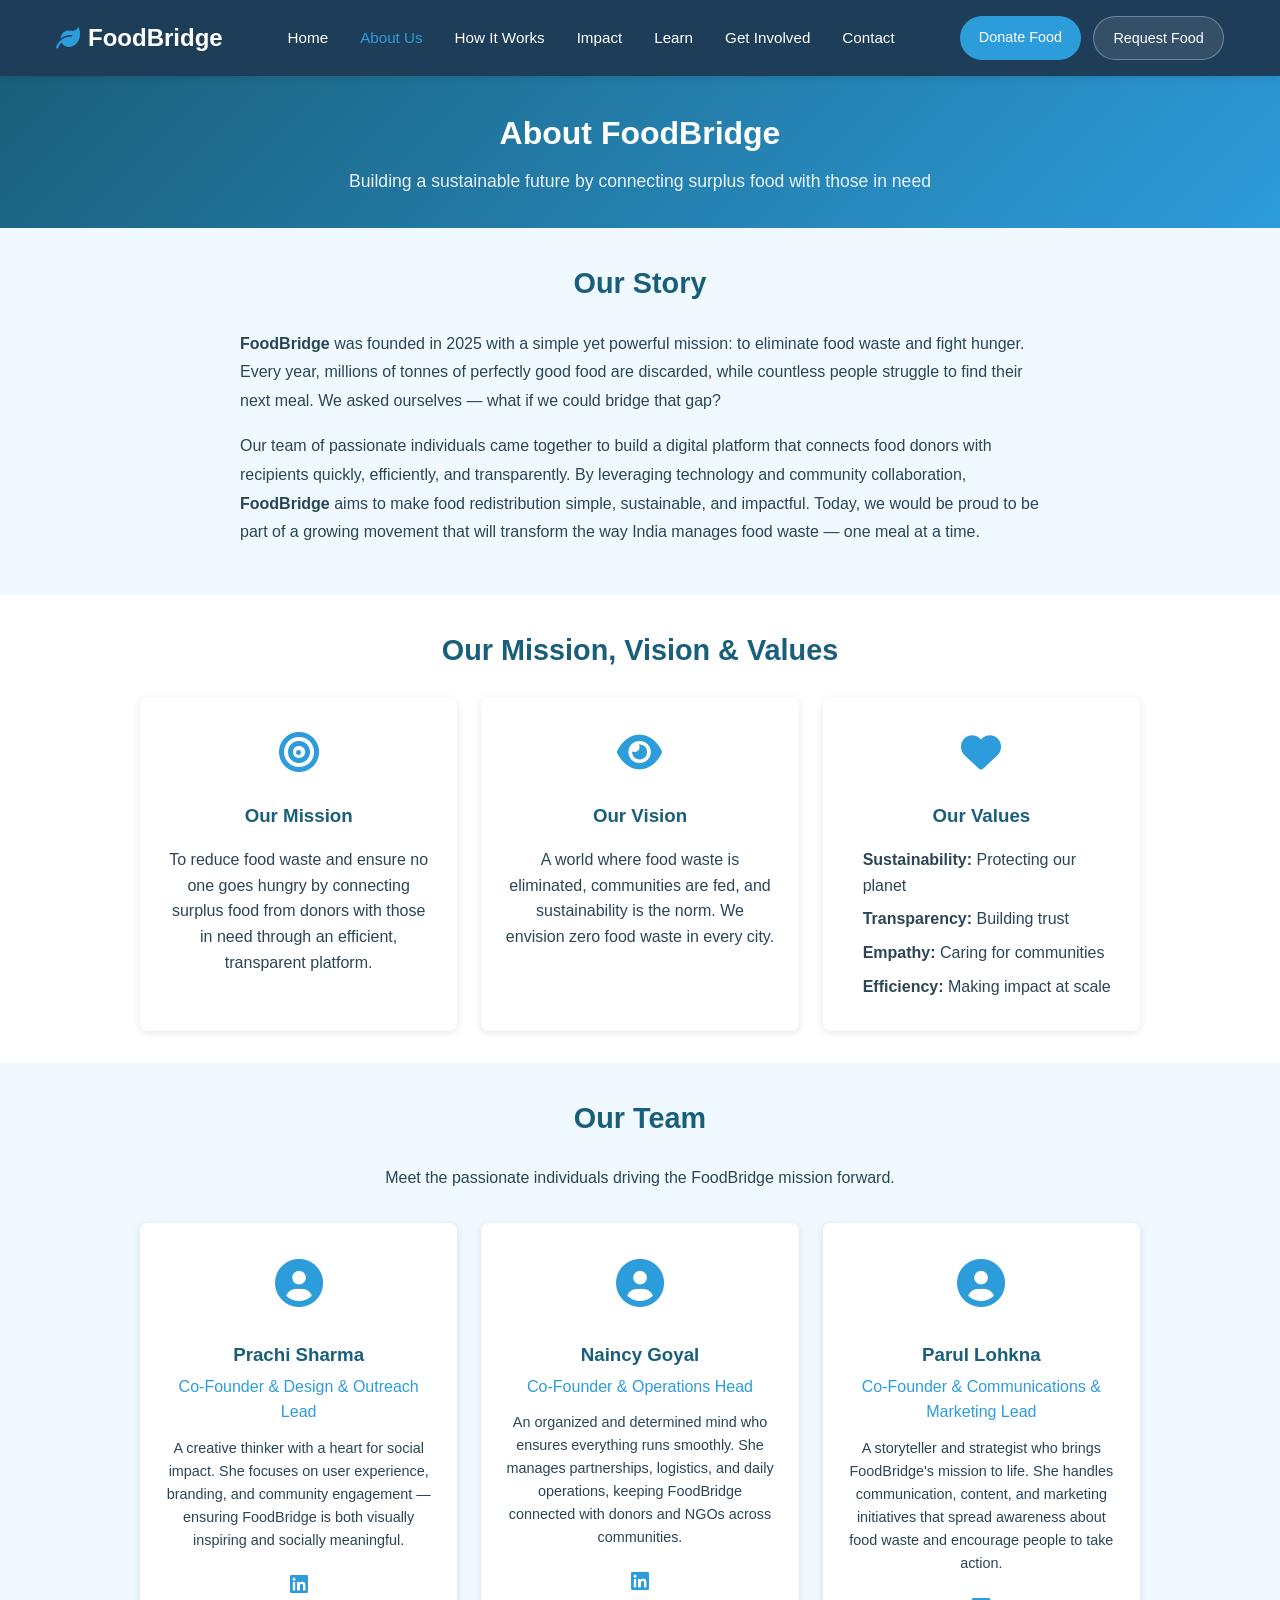
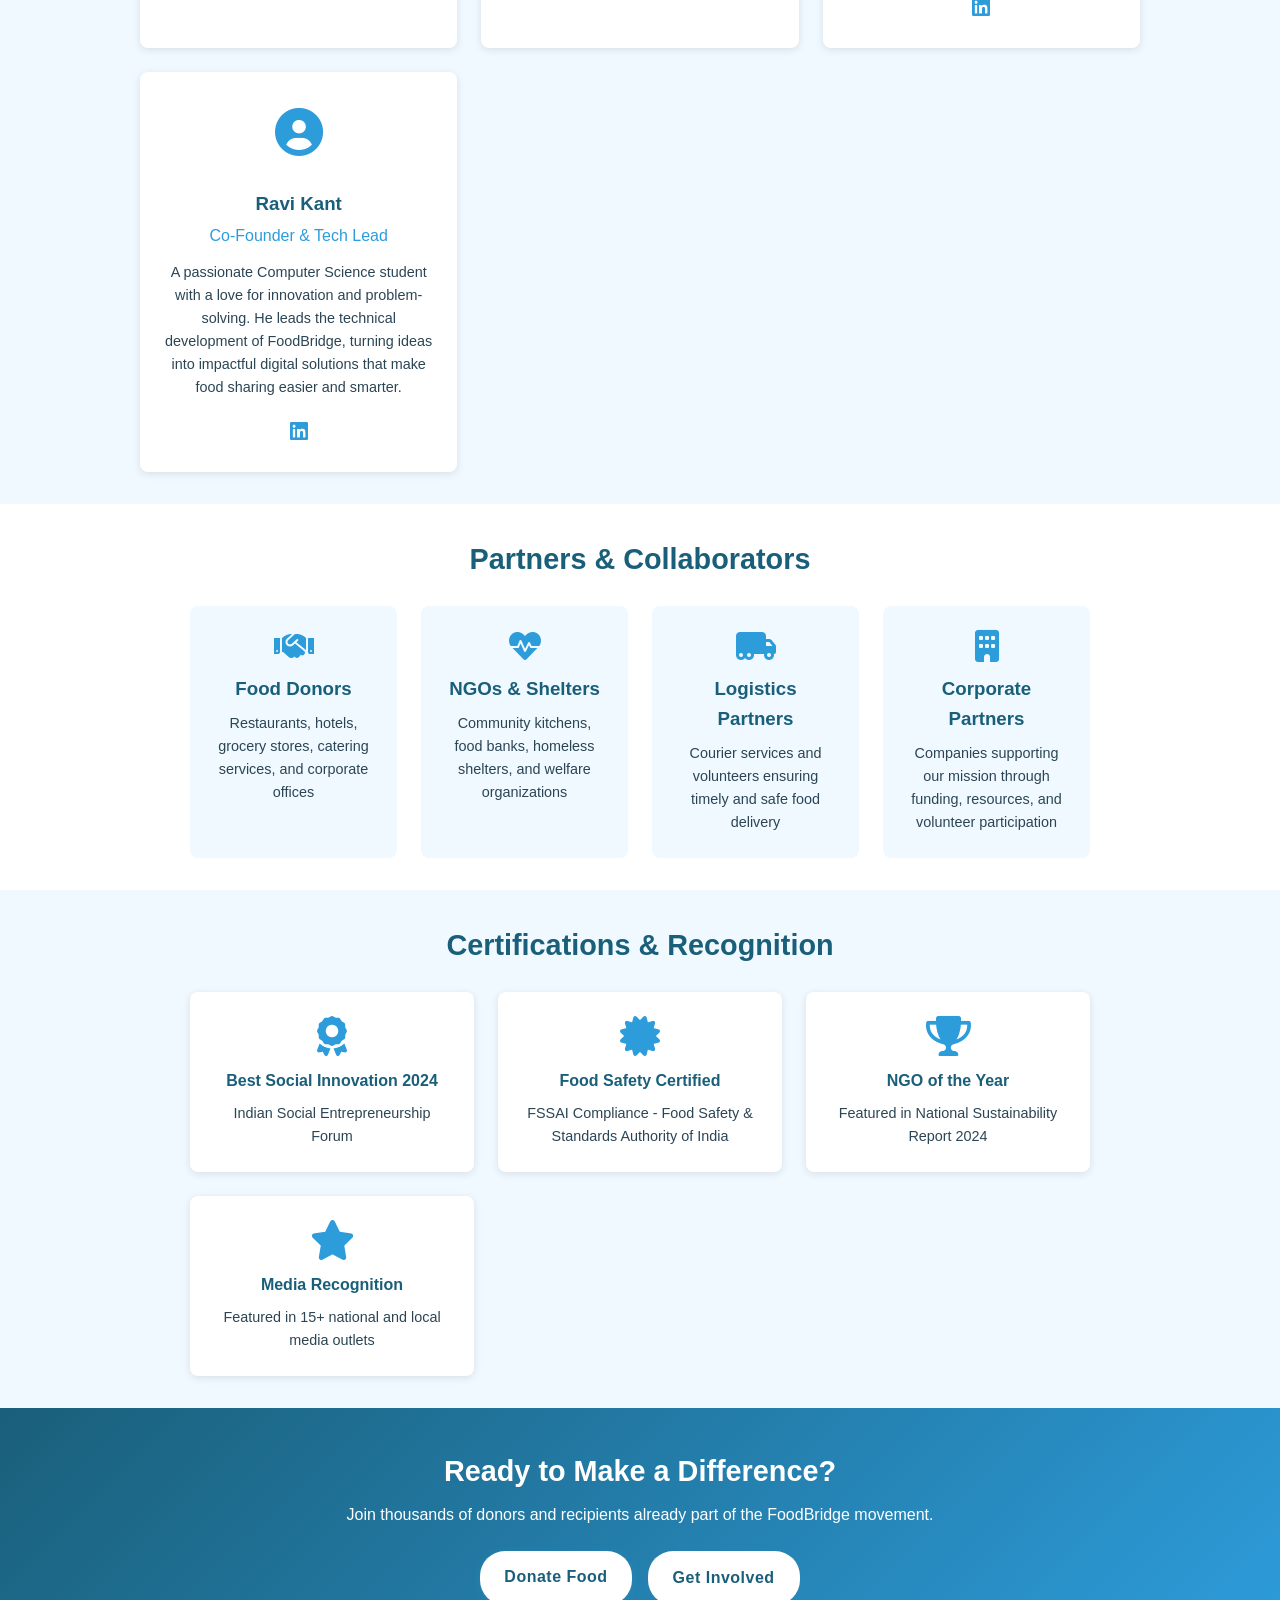
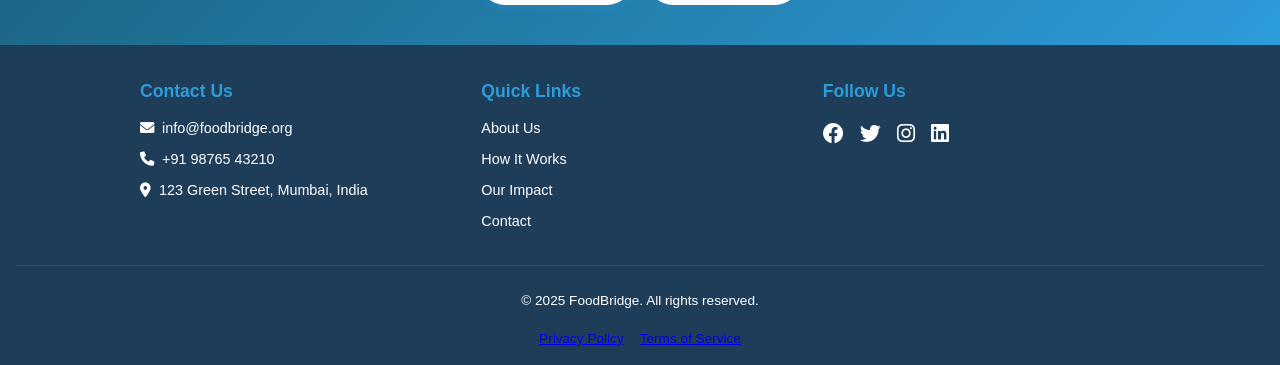
<file: about.html>
<!DOCTYPE html>
<html lang="en">
<head>
    <meta charset="UTF-8">
    <meta name="viewport" content="width=device-width, initial-scale=1.0">
    <title>About Us - FoodBridge</title>
    <link rel="stylesheet" href="about.css">
    <link rel="stylesheet" href="https://cdnjs.cloudflare.com/ajax/libs/font-awesome/6.0.0/css/all.min.css">
</head>
<body>
    <!-- Navigation Header -->
    <nav class="navbar">
        <div class="nav-container">
            <div class="nav-logo">
                <a href="index.html"><i class="fas fa-leaf"></i> FoodBridge</a>
            </div>
            <ul class="nav-menu">
                <li><a href="index.html" class="nav-link">Home</a></li>
                <li><a href="about.html" class="nav-link active">About Us</a></li>
                <li><a href="how-it-works.html" class="nav-link">How It Works</a></li>
                <li><a href="impact.html" class="nav-link">Impact</a></li>
                <li><a href="awareness.html" class="nav-link">Learn</a></li>
                <li><a href="partner.html" class="nav-link">Get Involved</a></li>
                <li><a href="contact.html" class="nav-link">Contact</a></li>
            </ul>
            <div class="nav-actions">
                <a href="donate.html" class="nav-btn donate-btn">Donate Food</a>
                <a href="request.html" class="nav-btn request-btn">Request Food</a>
            </div>
        </div>
    </nav>

    <!-- Page Title -->
    <section class="page-title">
        <h1>About FoodBridge</h1>
        <p>Building a sustainable future by connecting surplus food with those in need</p>
    </section>

    <!-- Our Story Section -->
    <section class="our-story">
        <h2>Our Story</h2>
        <div class="story-content">
            <p><strong>FoodBridge</strong> was founded in 2025 with a simple yet powerful mission: to eliminate food waste and fight hunger. Every year, millions of tonnes of perfectly good food are discarded, while countless people struggle to find their next meal. We asked ourselves — what if we could bridge that gap?</p> <p>Our team of passionate individuals came together to build a digital platform that connects food donors with recipients quickly, efficiently, and transparently. By leveraging technology and community collaboration, <strong>FoodBridge</strong> aims to make food redistribution simple, sustainable, and impactful. Today, we would be proud to be part of a growing movement that will transform the way India manages food waste — one meal at a time.</p></div>
    </section>

    <!-- Mission, Vision, Values -->
    <section class="mvv">
        <h2>Our Mission, Vision & Values</h2>
        <div class="mvv-grid">
            <div class="mvv-card">
                <div class="mvv-icon">
                    <i class="fas fa-bullseye"></i>
                </div>
                <h3>Our Mission</h3>
                <p>To reduce food waste and ensure no one goes hungry by connecting surplus food from donors with those in need through an efficient, transparent platform.</p>
            </div>
            <div class="mvv-card">
                <div class="mvv-icon">
                    <i class="fas fa-eye"></i>
                </div>
                <h3>Our Vision</h3>
                <p>A world where food waste is eliminated, communities are fed, and sustainability is the norm. We envision zero food waste in every city.</p>
            </div>
            <div class="mvv-card">
                <div class="mvv-icon">
                    <i class="fas fa-heart"></i>
                </div>
                <h3>Our Values</h3>
                <ul>
                    <li><strong>Sustainability:</strong> Protecting our planet</li>
                    <li><strong>Transparency:</strong> Building trust</li>
                    <li><strong>Empathy:</strong> Caring for communities</li>
                    <li><strong>Efficiency:</strong> Making impact at scale</li>
                </ul>
            </div>
        </div>
    </section>

    <!-- Team Section -->
    <section class="team">
        <h2>Our Team</h2>
        <p class="team-intro">Meet the passionate individuals driving the FoodBridge mission forward.</p>
        <div class="team-grid">
            <div class="team-member">
                <div class="member-avatar">
                    <i class="fas fa-user-circle"></i>
                </div>
                <h3>Prachi Sharma</h3>
                <p class="member-role">Co-Founder & Design & Outreach Lead</p>
                <p class="member-bio">A creative thinker with a heart for social impact. She focuses on user experience, branding, and community engagement — ensuring FoodBridge is both visually inspiring and socially meaningful.</p>
                <div class="member-social">
                    <a href="https://www.linkedin.com/in/prachi-sharma-2555b0298?utm_source=share&utm_campaign=share_via&utm_content=profile&utm_medium=android_app"><i class="fab fa-linkedin"></i></a>
                </div>
            </div>
            <div class="team-member">
                <div class="member-avatar">
                    <i class="fas fa-user-circle"></i>
                </div>
                <h3>Naincy Goyal</h3>
                <p class="member-role">Co-Founder & Operations Head</p>
                <p class="member-bio">An organized and determined mind who ensures everything runs smoothly. She manages partnerships, logistics, and daily operations, keeping FoodBridge connected with donors and NGOs across communities.</p>
                <div class="member-social">
                    <a href="https://www.linkedin.com/in/naincy-goyal-8a632b308?utm_source=share&utm_campaign=share_via&utm_content=profile&utm_medium=android_app"><i class="fab fa-linkedin"></i></a>
                </div>
            </div>
            <div class="team-member">
                <div class="member-avatar">
                    <i class="fas fa-user-circle"></i>
                </div>
                <h3>Parul Lohkna</h3>
                <p class="member-role">Co-Founder & Communications & Marketing Lead</p>
                <p class="member-bio">A storyteller and strategist who brings FoodBridge's mission to life. She handles communication, content, and marketing initiatives that spread awareness about food waste and encourage people to take action.</p>
                <div class="member-social">
                    <a href="https://www.linkedin.com/in/parul-lohkna-b2078037a?utm_source=share&utm_campaign=share_via&utm_content=profile&utm_medium=android_app"><i class="fab fa-linkedin"></i></a>
                </div>
            </div>
            <div class="team-member">
                <div class="member-avatar">
                    <i class="fas fa-user-circle"></i>
                </div>
                <h3>Ravi Kant</h3>
                <p class="member-role">Co-Founder & Tech Lead</p>
                <p class="member-bio">A passionate Computer Science student with a love for innovation and problem-solving. He leads the technical development of FoodBridge, turning ideas into impactful digital solutions that make food sharing easier and smarter.</p>
                <div class="member-social">
                    <a href="https://www.linkedin.com/in/ravi-kant-888307298?utm_source=share&utm_campaign=share_via&utm_content=profile&utm_medium=android_app"><i class="fab fa-linkedin"></i></a>
                </div>
            </div>
        </div>
    </section>

    <!-- Partners and Collaborators -->
    <section class="collaborators">
        <h2>Partners & Collaborators</h2>
        <div class="collaborators-grid">
            <div class="collaborator">
                <i class="fas fa-handshake"></i>
                <h3>Food Donors</h3>
                <p>Restaurants, hotels, grocery stores, catering services, and corporate offices</p>
            </div>
            <div class="collaborator">
                <i class="fas fa-heartbeat"></i>
                <h3>NGOs & Shelters</h3>
                <p>Community kitchens, food banks, homeless shelters, and welfare organizations</p>
            </div>
            <div class="collaborator">
                <i class="fas fa-truck-moving"></i>
                <h3>Logistics Partners</h3>
                <p>Courier services and volunteers ensuring timely and safe food delivery</p>
            </div>
            <div class="collaborator">
                <i class="fas fa-building"></i>
                <h3>Corporate Partners</h3>
                <p>Companies supporting our mission through funding, resources, and volunteer participation</p>
            </div>
        </div>
    </section>

    <!-- Certifications & Recognitions -->
    <section class="recognitions">
        <h2>Certifications & Recognition</h2>
        <div class="recognition-grid">
            <div class="recognition-item">
                <i class="fas fa-award"></i>
                <h3>Best Social Innovation 2024</h3>
                <p>Indian Social Entrepreneurship Forum</p>
            </div>
            <div class="recognition-item">
                <i class="fas fa-certificate"></i>
                <h3>Food Safety Certified</h3>
                <p>FSSAI Compliance - Food Safety & Standards Authority of India</p>
            </div>
            <div class="recognition-item">
                <i class="fas fa-trophy"></i>
                <h3>NGO of the Year</h3>
                <p>Featured in National Sustainability Report 2024</p>
            </div>
            <div class="recognition-item">
                <i class="fas fa-star"></i>
                <h3>Media Recognition</h3>
                <p>Featured in 15+ national and local media outlets</p>
            </div>
        </div>
    </section>

    <!-- Call to Action -->
    <section class="cta-footer">
        <h2>Ready to Make a Difference?</h2>
        <p>Join thousands of donors and recipients already part of the FoodBridge movement.</p>
        <div style="display: flex; gap: 1rem; justify-content: center; flex-wrap: wrap;">
            <a href="donate.html" class="cta-button">Donate Food</a>
            <a href="partner.html" class="cta-button secondary">Get Involved</a>
        </div>
    </section>

    <!-- Footer -->
    <footer>
        <div class="footer-content">
            <div class="footer-section">
                <h3>Contact Us</h3>
                <p><i class="fas fa-envelope"></i> info@foodbridge.org</p>
                <p><i class="fas fa-phone"></i> +91 98765 43210</p>
                <p><i class="fas fa-map-marker-alt"></i> 123 Green Street, Mumbai, India</p>
            </div>
            <div class="footer-section">
                <h3>Quick Links</h3>
                <ul>
                    <li><a href="about.html">About Us</a></li>
                    <li><a href="how-it-works.html">How It Works</a></li>
                    <li><a href="impact.html">Our Impact</a></li>
                    <li><a href="contact.html">Contact</a></li>
                </ul>
            </div>
            <div class="footer-section">
                <h3>Follow Us</h3>
                <div class="social-links">
                    <a href="#"><i class="fab fa-facebook"></i></a>
                    <a href="#"><i class="fab fa-twitter"></i></a>
                    <a href="#"><i class="fab fa-instagram"></i></a>
                    <a href="#"><i class="fab fa-linkedin"></i></a>
                </div>
            </div>
        </div>
        <div class="footer-bottom">
            <p>&copy; 2025 FoodBridge. All rights reserved.</p>
            <div class="legal-links">
                <a href="#">Privacy Policy</a>
                <a href="#">Terms of Service</a>
            </div>
        </div>
    </footer>

    <style>
        /* Page Title Section */
        .page-title {
            background: linear-gradient(135deg, var(--primary-color), var(--secondary-color));
            color: white;
            padding: 2rem 1rem;
            text-align: center;
        }

        .page-title h1 {
            font-size: 2rem;
            margin-bottom: 0.5rem;
        }

        .page-title p {
            font-size: 1.1rem;
            opacity: 0.9;
        }

        /* Our Story */
        .our-story {
            padding: 2rem 1rem;
            background-color: var(--light-color);
        }

        .story-content {
            max-width: 800px;
            margin: 0 auto;
            line-height: 1.8;
        }

        .story-content p {
            margin-bottom: 1rem;
            color: var(--text-color);
        }

        /* Mission, Vision, Values */
        .mvv-grid {
            display: grid;
            grid-template-columns: repeat(auto-fit, minmax(250px, 1fr));
            gap: 1.5rem;
            max-width: 1000px;
            margin: 0 auto;
        }

        .mvv-card {
            background: white;
            padding: 1.5rem;
            border-radius: 8px;
            text-align: center;
            box-shadow: 0 2px 8px rgba(0, 0, 0, 0.1);
            transition: all 0.3s ease;
        }

        .mvv-card:hover {
            transform: translateY(-5px);
            box-shadow: 0 4px 15px rgba(45, 156, 219, 0.2);
        }

        .mvv-icon {
            font-size: 2.5rem;
            color: var(--secondary-color);
            margin-bottom: 1rem;
        }

        .mvv-card h3 {
            color: var(--primary-color);
            margin-bottom: 1rem;
        }

        .mvv-card ul {
            list-style: none;
            text-align: left;
        }

        .mvv-card li {
            margin-bottom: 0.5rem;
            padding-left: 1rem;
        }

        /* Team Section */
        .team {
            padding: 2rem 1rem;
            background-color: var(--light-color);
        }

        .team-intro {
            text-align: center;
            color: var(--text-color);
            margin-bottom: 2rem;
        }

        .team-grid {
            display: grid;
            grid-template-columns: repeat(auto-fit, minmax(260px, 1fr));
            gap: 1.5rem;
            max-width: 1000px;
            margin: 0 auto;
        }

        .team-member {
            background: white;
            padding: 1.5rem;
            border-radius: 8px;
            text-align: center;
            box-shadow: 0 2px 8px rgba(0, 0, 0, 0.1);
            transition: all 0.3s ease;
        }

        .team-member:hover {
            transform: translateY(-5px);
            box-shadow: 0 4px 15px rgba(45, 156, 219, 0.2);
        }

        .member-avatar {
            font-size: 3rem;
            color: var(--secondary-color);
            margin-bottom: 1rem;
        }

        .team-member h3 {
            color: var(--primary-color);
            margin-bottom: 0.25rem;
        }

        .member-role {
            color: var(--secondary-color);
            font-weight: 500;
            margin-bottom: 0.75rem;
        }

        .member-bio {
            font-size: 0.9rem;
            color: var(--text-color);
            margin-bottom: 1rem;
        }

        .member-social a {
            font-size: 1.3rem;
            color: var(--secondary-color);
            text-decoration: none;
            margin: 0 0.5rem;
        }

        /* Collaborators */
        .collaborators {
            padding: 2rem 1rem;
        }

        .collaborators-grid {
            display: grid;
            grid-template-columns: repeat(auto-fit, minmax(200px, 1fr));
            gap: 1.5rem;
            max-width: 900px;
            margin: 0 auto;
        }

        .collaborator {
            text-align: center;
            padding: 1.5rem;
            background: var(--light-color);
            border-radius: 8px;
            transition: all 0.3s ease;
        }

        .collaborator:hover {
            transform: translateY(-5px);
            box-shadow: 0 4px 12px rgba(0, 0, 0, 0.1);
        }

        .collaborator i {
            font-size: 2rem;
            color: var(--secondary-color);
            margin-bottom: 0.75rem;
        }

        .collaborator h3 {
            color: var(--primary-color);
            margin-bottom: 0.5rem;
        }

        .collaborator p {
            font-size: 0.9rem;
            color: var(--text-color);
        }

        /* Recognitions */
        .recognitions {
            padding: 2rem 1rem;
            background-color: var(--light-color);
        }

        .recognition-grid {
            display: grid;
            grid-template-columns: repeat(auto-fit, minmax(220px, 1fr));
            gap: 1.5rem;
            max-width: 900px;
            margin: 0 auto;
        }

        .recognition-item {
            text-align: center;
            padding: 1.5rem;
            background: white;
            border-radius: 8px;
            box-shadow: 0 2px 8px rgba(0, 0, 0, 0.1);
        }

        .recognition-item i {
            font-size: 2.5rem;
            color: var(--secondary-color);
            margin-bottom: 0.75rem;
        }

        .recognition-item h3 {
            color: var(--primary-color);
            font-size: 1rem;
            margin-bottom: 0.5rem;
        }

        .recognition-item p {
            font-size: 0.9rem;
            color: var(--text-color);
        }
    </style>
</body>
</html>
</file>
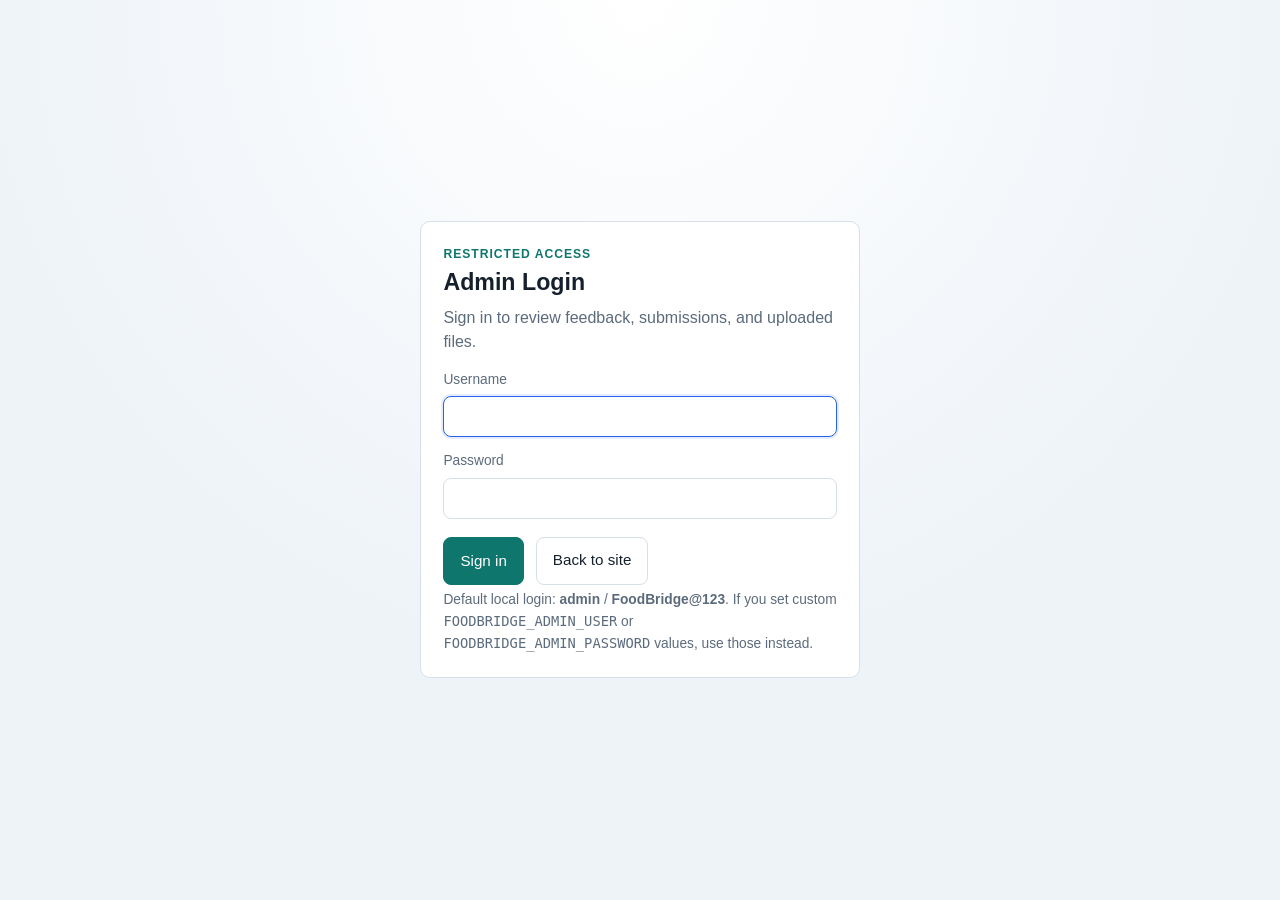
<file: admin-login.html>
<!DOCTYPE html>
<html lang="en">
<head>
    <meta charset="UTF-8">
    <meta name="viewport" content="width=device-width, initial-scale=1.0">
    <title>Admin Login - FoodBridge</title>
    <link rel="stylesheet" href="admin.css">
</head>
<body class="login-page">
    <main class="login-shell">
        <section class="login-card" aria-labelledby="loginTitle">
            <p class="eyebrow">Restricted access</p>
            <h1 id="loginTitle">Admin Login</h1>
            <p class="subtitle">Sign in to review feedback, submissions, and uploaded files.</p>

            <div id="loginMessage" class="error-banner" hidden></div>

            <form class="login-form" action="/api/admin/login" method="POST">
                <div class="field">
                    <label for="username">Username</label>
                    <input id="username" name="username" type="text" autocomplete="username" required>
                </div>

                <div class="field">
                    <label for="password">Password</label>
                    <input id="password" name="password" type="password" autocomplete="current-password" required>
                </div>

                <div class="login-actions">
                    <button class="button" type="submit">Sign in</button>
                    <a class="ghost-link" href="/">Back to site</a>
                </div>
            </form>

            <p class="login-note">Default local login: <strong>admin</strong> / <strong>FoodBridge@123</strong>. If you set custom <code>FOODBRIDGE_ADMIN_USER</code> or <code>FOODBRIDGE_ADMIN_PASSWORD</code> values, use those instead.</p>
        </section>
    </main>

    <script src="admin-login.js"></script>
</body>
</html>
</file>
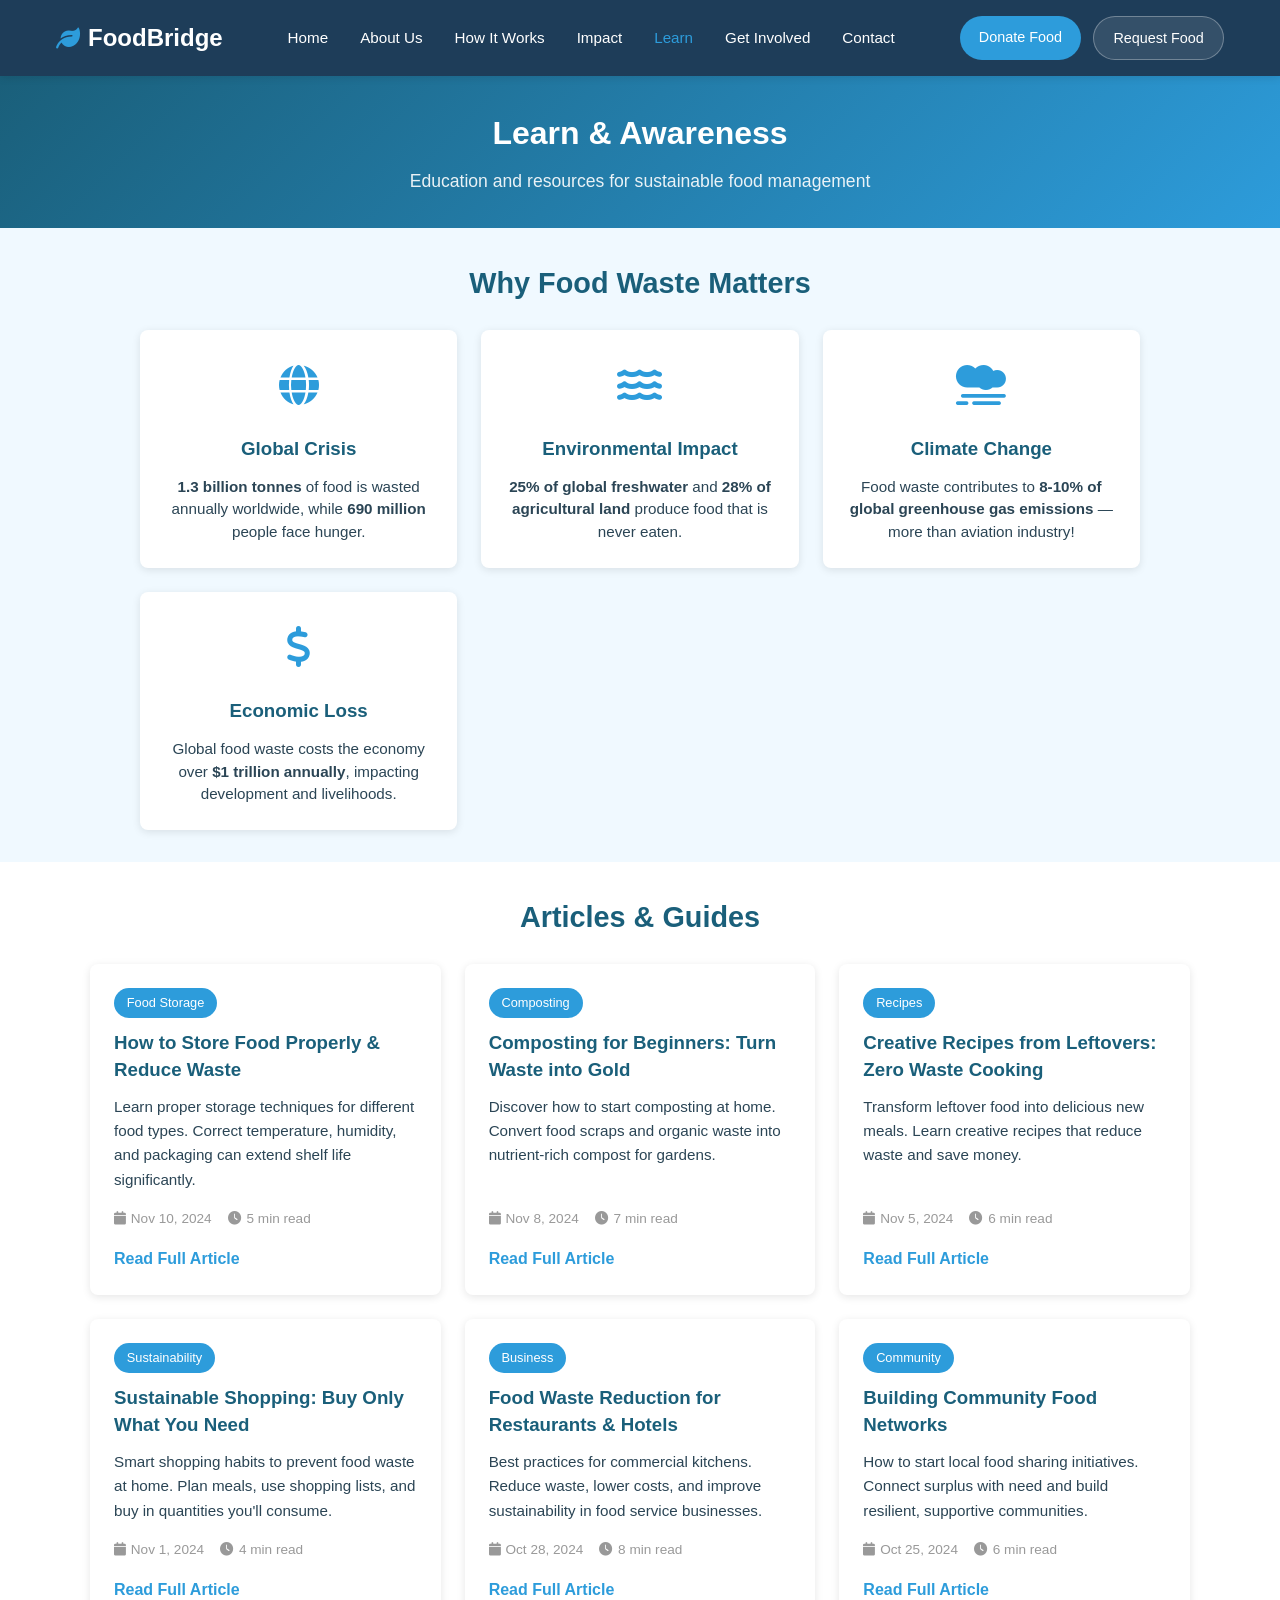
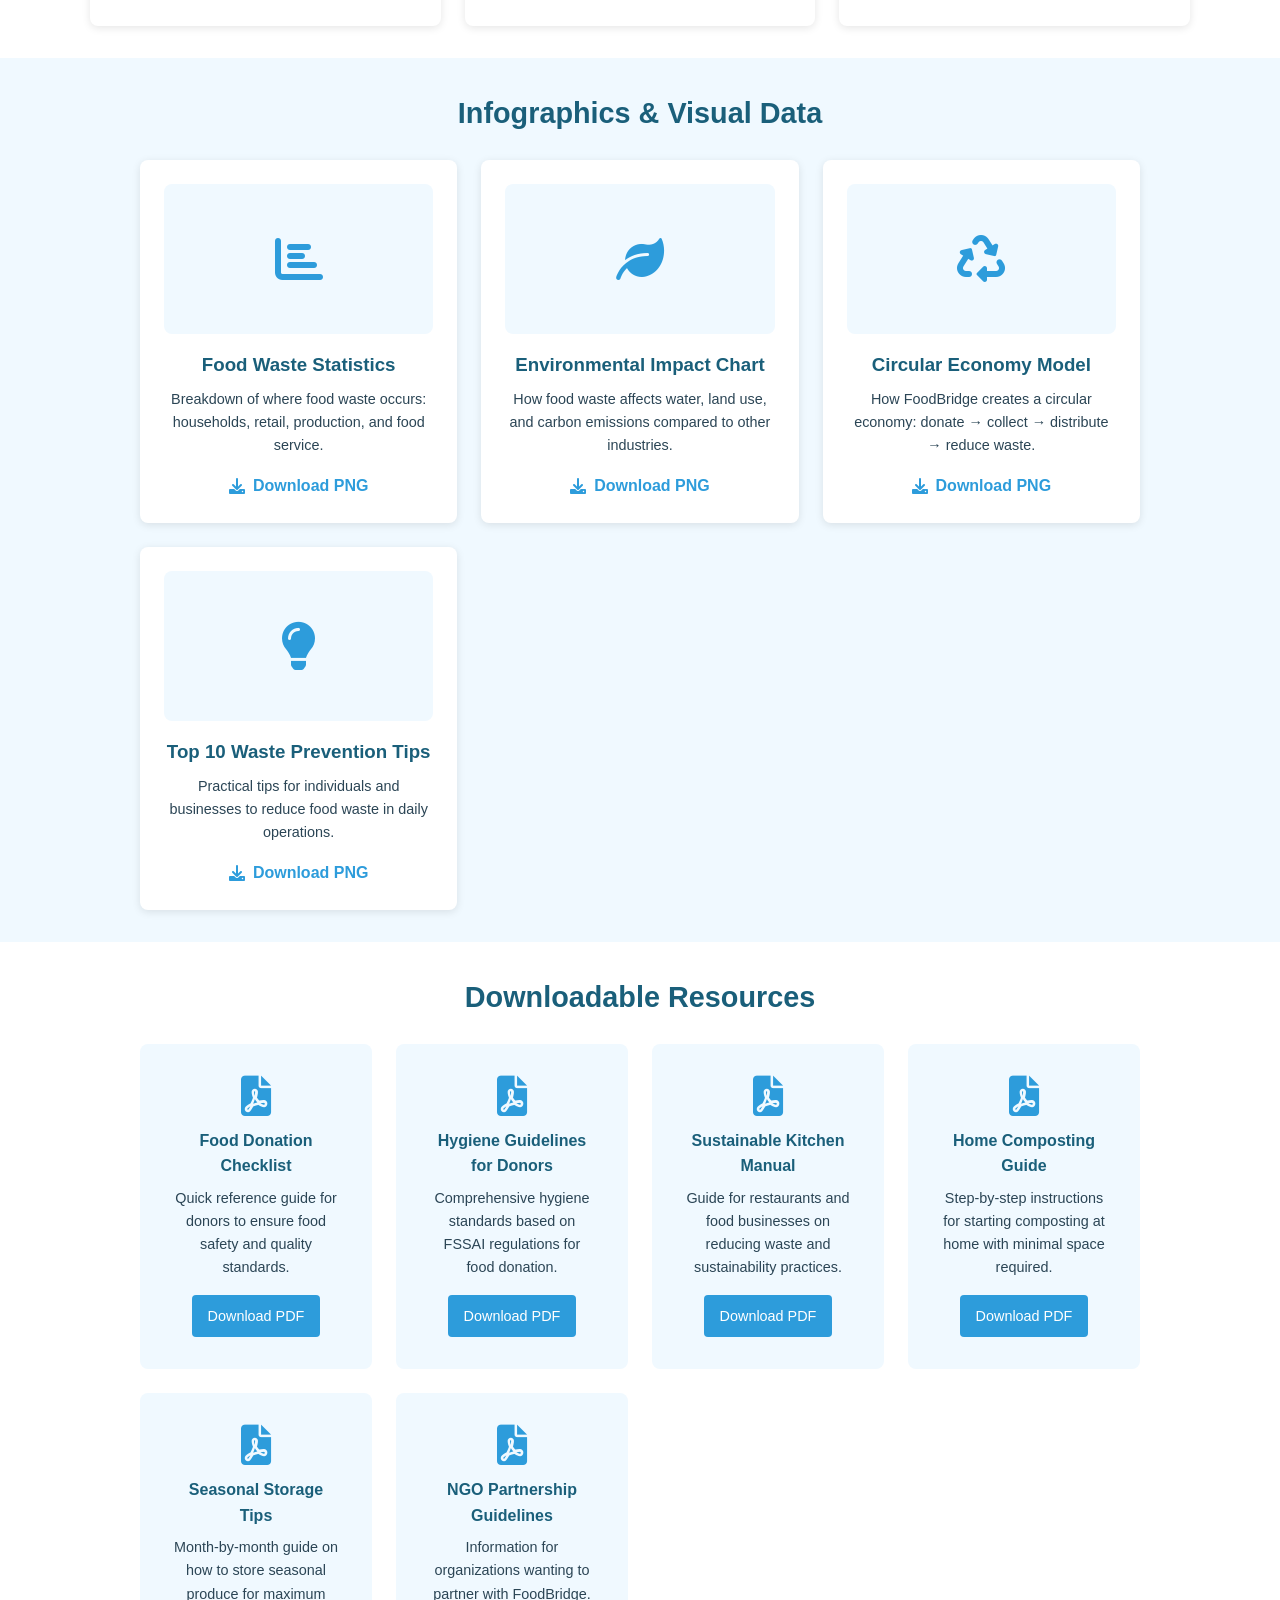
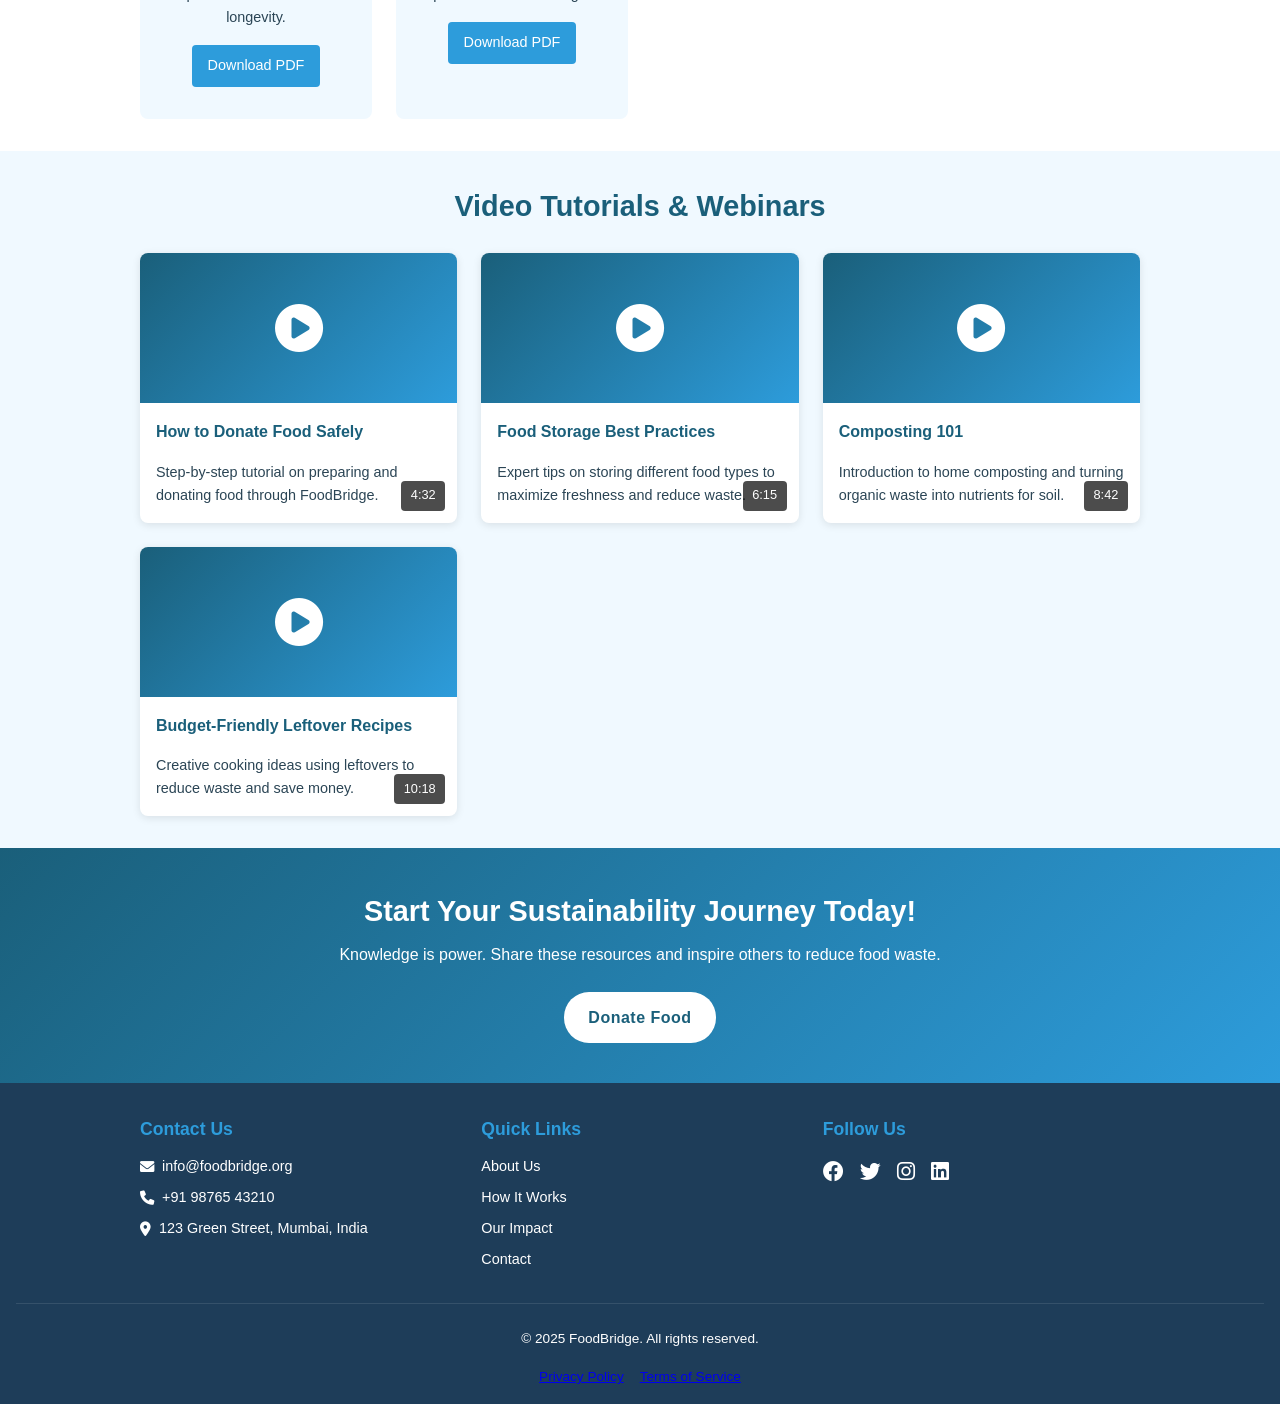
<file: awareness.html>
<!DOCTYPE html>
<html lang="en">
<head>
    <meta charset="UTF-8">
    <meta name="viewport" content="width=device-width, initial-scale=1.0">
    <title>Learn & Awareness - FoodBridge</title>
    <link rel="stylesheet" href="awareness.css">
    <link rel="stylesheet" href="https://cdnjs.cloudflare.com/ajax/libs/font-awesome/6.0.0/css/all.min.css">
</head>
<body>
    <!-- Navigation Header -->
    <nav class="navbar">
        <div class="nav-container">
            <div class="nav-logo">
                <a href="index.html"><i class="fas fa-leaf"></i> FoodBridge</a>
            </div>
            <ul class="nav-menu">
                <li><a href="index.html" class="nav-link">Home</a></li>
                <li><a href="about.html" class="nav-link">About Us</a></li>
                <li><a href="how-it-works.html" class="nav-link">How It Works</a></li>
                <li><a href="impact.html" class="nav-link">Impact</a></li>
                <li><a href="awareness.html" class="nav-link active">Learn</a></li>
                <li><a href="partner.html" class="nav-link">Get Involved</a></li>
                <li><a href="contact.html" class="nav-link">Contact</a></li>
            </ul>
            <div class="nav-actions">
                <a href="donate.html" class="nav-btn donate-btn">Donate Food</a>
                <a href="request.html" class="nav-btn request-btn">Request Food</a>
            </div>
        </div>
    </nav>

    <!-- Page Title -->
    <section class="page-title">
        <h1>Learn & Awareness</h1>
        <p>Education and resources for sustainable food management</p>
    </section>

    <!-- Why Food Waste Matters -->
    <section class="why-matters">
        <h2>Why Food Waste Matters</h2>
        <div class="matters-grid">
            <div class="matter-card">
                <div class="matter-icon"><i class="fas fa-globe"></i></div>
                <h3>Global Crisis</h3>
                <p><strong>1.3 billion tonnes</strong> of food is wasted annually worldwide, while <strong>690 million</strong> people face hunger.</p>
            </div>
            <div class="matter-card">
                <div class="matter-icon"><i class="fas fa-water"></i></div>
                <h3>Environmental Impact</h3>
                <p><strong>25% of global freshwater</strong> and <strong>28% of agricultural land</strong> produce food that is never eaten.</p>
            </div>
            <div class="matter-card">
                <div class="matter-icon"><i class="fas fa-smog"></i></div>
                <h3>Climate Change</h3>
                <p>Food waste contributes to <strong>8-10% of global greenhouse gas emissions</strong> — more than aviation industry!</p>
            </div>
            <div class="matter-card">
                <div class="matter-icon"><i class="fas fa-dollar-sign"></i></div>
                <h3>Economic Loss</h3>
                <p>Global food waste costs the economy over <strong>$1 trillion annually</strong>, impacting development and livelihoods.</p>
            </div>
        </div>
    </section>

    <!-- Blog Articles -->
    <section class="articles">
        <h2>Articles & Guides</h2>
        <div class="articles-grid">
            <article class="article-card">
                <div class="article-category">Food Storage</div>
                <h3>How to Store Food Properly & Reduce Waste</h3>
                <p>Learn proper storage techniques for different food types. Correct temperature, humidity, and packaging can extend shelf life significantly.</p>
                <div class="article-meta">
                    <span><i class="fas fa-calendar"></i> Nov 10, 2024</span>
                    <span><i class="fas fa-clock"></i> 5 min read</span>
                </div>
                <a href="https://greatist.com/health/how-to-ways-reduce-food-waste#1" class="read-more">Read Full Article</a>
            </article>

            <article class="article-card">
                <div class="article-category">Composting</div>
                <h3>Composting for Beginners: Turn Waste into Gold</h3>
                <p>Discover how to start composting at home. Convert food scraps and organic waste into nutrient-rich compost for gardens.</p>
                <div class="article-meta">
                    <span><i class="fas fa-calendar"></i> Nov 8, 2024</span>
                    <span><i class="fas fa-clock"></i> 7 min read</span>
                </div>
                <a href="https://livetoplant.com/how-to-start-composting-at-home-a-beginners-guide/" class="read-more">Read Full Article</a>
            </article>

            <article class="article-card">
                <div class="article-category">Recipes</div>
                <h3>Creative Recipes from Leftovers: Zero Waste Cooking</h3>
                <p>Transform leftover food into delicious new meals. Learn creative recipes that reduce waste and save money.</p>
                <div class="article-meta">
                    <span><i class="fas fa-calendar"></i> Nov 5, 2024</span>
                    <span><i class="fas fa-clock"></i> 6 min read</span>
                </div>
                <a href="https://budgetingonadime.com/zero-waste-cooking-made-easy-creative-leftovers-recipes/" class="read-more">Read Full Article</a>
            </article>

            <article class="article-card">
                <div class="article-category">Sustainability</div>
                <h3>Sustainable Shopping: Buy Only What You Need</h3>
                <p>Smart shopping habits to prevent food waste at home. Plan meals, use shopping lists, and buy in quantities you'll consume.</p>
                <div class="article-meta">
                    <span><i class="fas fa-calendar"></i> Nov 1, 2024</span>
                    <span><i class="fas fa-clock"></i> 4 min read</span>
                </div>
                <a href="https://keepitsimplelovely.com/sustainable-living/zero-waste-lifestyle-tips/" class="read-more">Read Full Article</a>
            </article>

            <article class="article-card">
                <div class="article-category">Business</div>
                <h3>Food Waste Reduction for Restaurants & Hotels</h3>
                <p>Best practices for commercial kitchens. Reduce waste, lower costs, and improve sustainability in food service businesses.</p>
                <div class="article-meta">
                    <span><i class="fas fa-calendar"></i> Oct 28, 2024</span>
                    <span><i class="fas fa-clock"></i> 8 min read</span>
                </div>
                <a href="https://www.ecorichenv.com/article/food-waste-in-hospitality" class="read-more">Read Full Article</a>
            </article>

            <article class="article-card">
                <div class="article-category">Community</div>
                <h3>Building Community Food Networks</h3>
                <p>How to start local food sharing initiatives. Connect surplus with need and build resilient, supportive communities.</p>
                <div class="article-meta">
                    <span><i class="fas fa-calendar"></i> Oct 25, 2024</span>
                    <span><i class="fas fa-clock"></i> 6 min read</span>
                </div>
                <a href="https://www.alwaysreadyhq.com/9017/creating-a-network-for-food-sharing/" class="read-more">Read Full Article</a>
            </article>
        </div>
    </section>

    <!-- Infographics -->
    <section class="infographics">
        <h2>Infographics & Visual Data</h2>
        <div class="infographics-grid">
            <div class="infographic">
                <div class="infographic-image">
                    <i class="fas fa-chart-bar"></i>
                </div>
                <h3>Food Waste Statistics</h3>
                <p>Breakdown of where food waste occurs: households, retail, production, and food service.</p>
                <a href="https://www.mdpi.com/foods/foods-13-02098/article_deploy/html/images/foods-13-02098-g001.png" class="download-link"><i class="fas fa-download"></i> Download PNG</a>
            </div>

            <div class="infographic">
                <div class="infographic-image">
                    <i class="fas fa-leaf"></i>
                </div>
                <h3>Environmental Impact Chart</h3>
                <p>How food waste affects water, land use, and carbon emissions compared to other industries.</p>
                <a href="https://www.epa.gov/system/files/styles/large/private/images/2025-03/epa-climatechange-graphic2.png?itok=LeKD7Idi" class="download-link"><i class="fas fa-download"></i> Download PNG</a>
            </div>

            <div class="infographic">
                <div class="infographic-image">
                    <i class="fas fa-recycle"></i>
                </div>
                <h3>Circular Economy Model</h3>
                <p>How FoodBridge creates a circular economy: donate → collect → distribute → reduce waste.</p>
                <a href="https://gdrc.org/uem/waste/more-3R.jpg" class="download-link"><i class="fas fa-download"></i> Download PNG</a>
            </div>

            <div class="infographic">
                <div class="infographic-image">
                    <i class="fas fa-lightbulb"></i>
                </div>
                <h3>Top 10 Waste Prevention Tips</h3>
                <p>Practical tips for individuals and businesses to reduce food waste in daily operations.</p>
                <a href="https://image.slidesharecdn.com/1-reducingfoodwaste-221104102011-8aae9744/75/8-ways-to-reduce-food-waste-at-home-1-2048.jpg" class="download-link"><i class="fas fa-download"></i> Download PNG</a>
            </div>
        </div>
    </section>

    <!-- Downloadable Resources -->
    <section class="resources">
        <h2>Downloadable Resources</h2>
        <div class="resources-grid">
            <div class="resource-card">
                <i class="fas fa-file-pdf"></i>
                <h3>Food Donation Checklist</h3>
                <p>Quick reference guide for donors to ensure food safety and quality standards.</p>
                <a href="https://www.fda.gov/media/173901/download?attachment" class="download-btn">Download PDF</a>
            </div>

            <div class="resource-card">
                <i class="fas fa-file-pdf"></i>
                <h3>Hygiene Guidelines for Donors</h3>
                <p>Comprehensive hygiene standards based on FSSAI regulations for food donation.</p>
                <a href="https://fssai.gov.in/upload/knowledge_hub/1026695b27a24b25f3bFSMS_Booklet_English_31_10_2017.pdf" class="download-btn">Download PDF</a>
            </div>

            <div class="resource-card">
                <i class="fas fa-file-pdf"></i>
                <h3>Sustainable Kitchen Manual</h3>
                <p>Guide for restaurants and food businesses on reducing waste and sustainability practices.</p>
                <a href="https://www.switch-asia.eu/site/assets/files/3901/food_waste_reduction_practical_guide.pdf" class="download-btn">Download PDF</a>
            </div>

            <div class="resource-card">
                <i class="fas fa-file-pdf"></i>
                <h3>Home Composting Guide</h3>
                <p>Step-by-step instructions for starting composting at home with minimal space required.</p>
                <a href="https://dec.ny.gov/sites/default/files/2025-11/homecompostingguide.pdf" class="download-btn">Download PDF</a>
            </div>

            <div class="resource-card">
                <i class="fas fa-file-pdf"></i>
                <h3>Seasonal Storage Tips</h3>
                <p>Month-by-month guide on how to store seasonal produce for maximum longevity.</p>
                <a href="https://www.commonground.coop/file/152/NCG_Produce%20Storage%20Guide_for_Web.pdf" class="download-btn">Download PDF</a>
            </div>

            <div class="resource-card">
                <i class="fas fa-file-pdf"></i>
                <h3>NGO Partnership Guidelines</h3>
                <p>Information for organizations wanting to partner with FoodBridge.</p>
                <a href="#" class="download-btn">Download PDF</a>
            </div>
        </div>
    </section>

    <!-- Video Tutorials -->
    <section class="videos">
        <h2>Video Tutorials & Webinars</h2>
        <div class="videos-grid">
            <div class="video-card">
                <div class="video-thumbnail">
                    <i class="fas fa-play-circle"></i>
                </div>
                <h3>How to Donate Food Safely</h3>
                <p>Step-by-step tutorial on preparing and donating food through FoodBridge.</p>
                <span class="duration">4:32</span>
            </div>

            <div class="video-card">
                <div class="video-thumbnail">
                    <i class="fas fa-play-circle"></i>
                </div>
                <h3>Food Storage Best Practices</h3>
                <p>Expert tips on storing different food types to maximize freshness and reduce waste.</p>
                <span class="duration">6:15</span>
            </div>

            <div class="video-card">
                <div class="video-thumbnail">
                    <i class="fas fa-play-circle"></i>
                </div>
                <h3>Composting 101</h3>
                <p>Introduction to home composting and turning organic waste into nutrients for soil.</p>
                <span class="duration">8:42</span>
            </div>

            <div class="video-card">
                <div class="video-thumbnail">
                    <i class="fas fa-play-circle"></i>
                </div>
                <h3>Budget-Friendly Leftover Recipes</h3>
                <p>Creative cooking ideas using leftovers to reduce waste and save money.</p>
                <span class="duration">10:18</span>
            </div>
        </div>
    </section>

    <!-- Call to Action -->
    <section class="cta-footer">
        <h2>Start Your Sustainability Journey Today!</h2>
        <p>Knowledge is power. Share these resources and inspire others to reduce food waste.</p>
        <a href="donate.html" class="cta-button">Donate Food</a>
    </section>

    <!-- Footer -->
    <footer>
        <div class="footer-content">
            <div class="footer-section">
                <h3>Contact Us</h3>
                <p><i class="fas fa-envelope"></i> info@foodbridge.org</p>
                <p><i class="fas fa-phone"></i> +91 98765 43210</p>
                <p><i class="fas fa-map-marker-alt"></i> 123 Green Street, Mumbai, India</p>
            </div>
            <div class="footer-section">
                <h3>Quick Links</h3>
                <ul>
                    <li><a href="about.html">About Us</a></li>
                    <li><a href="how-it-works.html">How It Works</a></li>
                    <li><a href="impact.html">Our Impact</a></li>
                    <li><a href="contact.html">Contact</a></li>
                </ul>
            </div>
            <div class="footer-section">
                <h3>Follow Us</h3>
                <div class="social-links">
                    <a href="#"><i class="fab fa-facebook"></i></a>
                    <a href="#"><i class="fab fa-twitter"></i></a>
                    <a href="#"><i class="fab fa-instagram"></i></a>
                    <a href="#"><i class="fab fa-linkedin"></i></a>
                </div>
            </div>
        </div>
        <div class="footer-bottom">
            <p>&copy; 2025 FoodBridge. All rights reserved.</p>
            <div class="legal-links">
                <a href="#">Privacy Policy</a>
                <a href="#">Terms of Service</a>
            </div>
        </div>
    </footer>

    <style>
        /* Why Matters Section */
        .why-matters {
            padding: 2rem 1rem;
            background-color: var(--light-color);
        }

        .matters-grid {
            display: grid;
            grid-template-columns: repeat(auto-fit, minmax(240px, 1fr));
            gap: 1.5rem;
            max-width: 1000px;
            margin: 0 auto;
        }

        .matter-card {
            background: white;
            padding: 1.5rem;
            border-radius: 8px;
            text-align: center;
            box-shadow: 0 2px 8px rgba(0, 0, 0, 0.1);
            transition: all 0.3s ease;
        }

        .matter-card:hover {
            transform: translateY(-5px);
            box-shadow: 0 4px 15px rgba(45, 156, 219, 0.2);
        }

        .matter-icon {
            font-size: 2.5rem;
            color: var(--secondary-color);
            margin-bottom: 1rem;
        }

        .matter-card h3 {
            color: var(--primary-color);
            margin-bottom: 0.75rem;
        }

        .matter-card p {
            color: var(--text-color);
            font-size: 0.95rem;
            line-height: 1.5;
        }

        /* Articles Section */
        .articles {
            padding: 2rem 1rem;
        }

        .articles-grid {
            display: grid;
            grid-template-columns: repeat(auto-fit, minmax(280px, 1fr));
            gap: 1.5rem;
            max-width: 1100px;
            margin: 0 auto;
        }

        .article-card {
            background: white;
            padding: 1.5rem;
            border-radius: 8px;
            box-shadow: 0 2px 8px rgba(0, 0, 0, 0.1);
            transition: all 0.3s ease;
            display: flex;
            flex-direction: column;
        }

        .article-card:hover {
            transform: translateY(-5px);
            box-shadow: 0 4px 15px rgba(45, 156, 219, 0.2);
        }

        .article-category {
            display: inline-block;
            background: var(--secondary-color);
            color: white;
            padding: 0.3rem 0.8rem;
            border-radius: 20px;
            font-size: 0.8rem;
            font-weight: 500;
            margin-bottom: 0.75rem;
            width: fit-content;
        }

        .article-card h3 {
            color: var(--primary-color);
            margin: 0 0 0.75rem;
            line-height: 1.4;
        }

        .article-card p {
            color: var(--text-color);
            font-size: 0.95rem;
            margin-bottom: 1rem;
            flex-grow: 1;
        }

        .article-meta {
            display: flex;
            gap: 1rem;
            font-size: 0.85rem;
            color: #999;
            margin-bottom: 1rem;
        }

        .article-meta span {
            display: flex;
            align-items: center;
            gap: 0.3rem;
        }

        .read-more {
            color: var(--secondary-color);
            text-decoration: none;
            font-weight: 600;
            transition: color 0.3s ease;
        }

        .read-more:hover {
            color: var(--primary-color);
        }

        /* Infographics */
        .infographics {
            padding: 2rem 1rem;
            background-color: var(--light-color);
        }

        .infographics-grid {
            display: grid;
            grid-template-columns: repeat(auto-fit, minmax(240px, 1fr));
            gap: 1.5rem;
            max-width: 1000px;
            margin: 0 auto;
        }

        .infographic {
            background: white;
            padding: 1.5rem;
            border-radius: 8px;
            text-align: center;
            box-shadow: 0 2px 8px rgba(0, 0, 0, 0.1);
        }

        .infographic-image {
            width: 100%;
            height: 150px;
            background: var(--light-color);
            display: flex;
            align-items: center;
            justify-content: center;
            font-size: 3rem;
            color: var(--secondary-color);
            border-radius: 8px;
            margin-bottom: 1rem;
        }

        .infographic h3 {
            color: var(--primary-color);
            margin-bottom: 0.5rem;
        }

        .infographic p {
            color: var(--text-color);
            font-size: 0.9rem;
            margin-bottom: 1rem;
        }

        .download-link {
            color: var(--secondary-color);
            text-decoration: none;
            font-weight: 600;
            display: flex;
            align-items: center;
            justify-content: center;
            gap: 0.5rem;
            transition: color 0.3s ease;
        }

        .download-link:hover {
            color: var(--primary-color);
        }

        /* Resources */
        .resources {
            padding: 2rem 1rem;
        }

        .resources-grid {
            display: grid;
            grid-template-columns: repeat(auto-fit, minmax(220px, 1fr));
            gap: 1.5rem;
            max-width: 1000px;
            margin: 0 auto;
        }

        .resource-card {
            background: var(--light-color);
            padding: 2rem;
            border-radius: 8px;
            text-align: center;
            transition: all 0.3s ease;
        }

        .resource-card:hover {
            transform: translateY(-5px);
            box-shadow: 0 4px 12px rgba(45, 156, 219, 0.2);
        }

        .resource-card i {
            font-size: 2.5rem;
            color: var(--secondary-color);
            margin-bottom: 0.75rem;
        }

        .resource-card h3 {
            color: var(--primary-color);
            margin-bottom: 0.5rem;
            font-size: 1rem;
        }

        .resource-card p {
            color: var(--text-color);
            font-size: 0.9rem;
            margin-bottom: 1rem;
        }

        .download-btn {
            display: inline-block;
            padding: 0.6rem 1rem;
            background-color: var(--secondary-color);
            color: white;
            text-decoration: none;
            border-radius: 4px;
            font-weight: 500;
            font-size: 0.9rem;
            transition: all 0.3s ease;
        }

        .download-btn:hover {
            background-color: var(--primary-color);
            transform: translateY(-2px);
        }

        /* Videos */
        .videos {
            padding: 2rem 1rem;
            background-color: var(--light-color);
        }

        .videos-grid {
            display: grid;
            grid-template-columns: repeat(auto-fit, minmax(240px, 1fr));
            gap: 1.5rem;
            max-width: 1000px;
            margin: 0 auto;
        }

        .video-card {
            background: white;
            border-radius: 8px;
            overflow: hidden;
            box-shadow: 0 2px 8px rgba(0, 0, 0, 0.1);
            transition: all 0.3s ease;
            position: relative;
        }

        .video-card:hover {
            transform: translateY(-5px);
            box-shadow: 0 4px 15px rgba(45, 156, 219, 0.2);
        }

        .video-thumbnail {
            width: 100%;
            height: 150px;
            background: linear-gradient(135deg, var(--primary-color), var(--secondary-color));
            display: flex;
            align-items: center;
            justify-content: center;
            font-size: 3rem;
            color: white;
            position: relative;
        }

        .duration {
            position: absolute;
            bottom: 0.75rem;
            right: 0.75rem;
            background: rgba(0, 0, 0, 0.7);
            color: white;
            padding: 0.3rem 0.6rem;
            border-radius: 4px;
            font-size: 0.8rem;
        }

        .video-card h3 {
            color: var(--primary-color);
            padding: 1rem;
            margin: 0;
            font-size: 1rem;
        }

        .video-card p {
            padding: 0 1rem 1rem;
            color: var(--text-color);
            font-size: 0.9rem;
            margin: 0;
        }

        @media (max-width: 768px) {
            .articles-grid {
                grid-template-columns: 1fr;
            }

            .article-meta {
                flex-direction: column;
                gap: 0.5rem;
            }
        }
    </style>
</body>
</html>
</file>
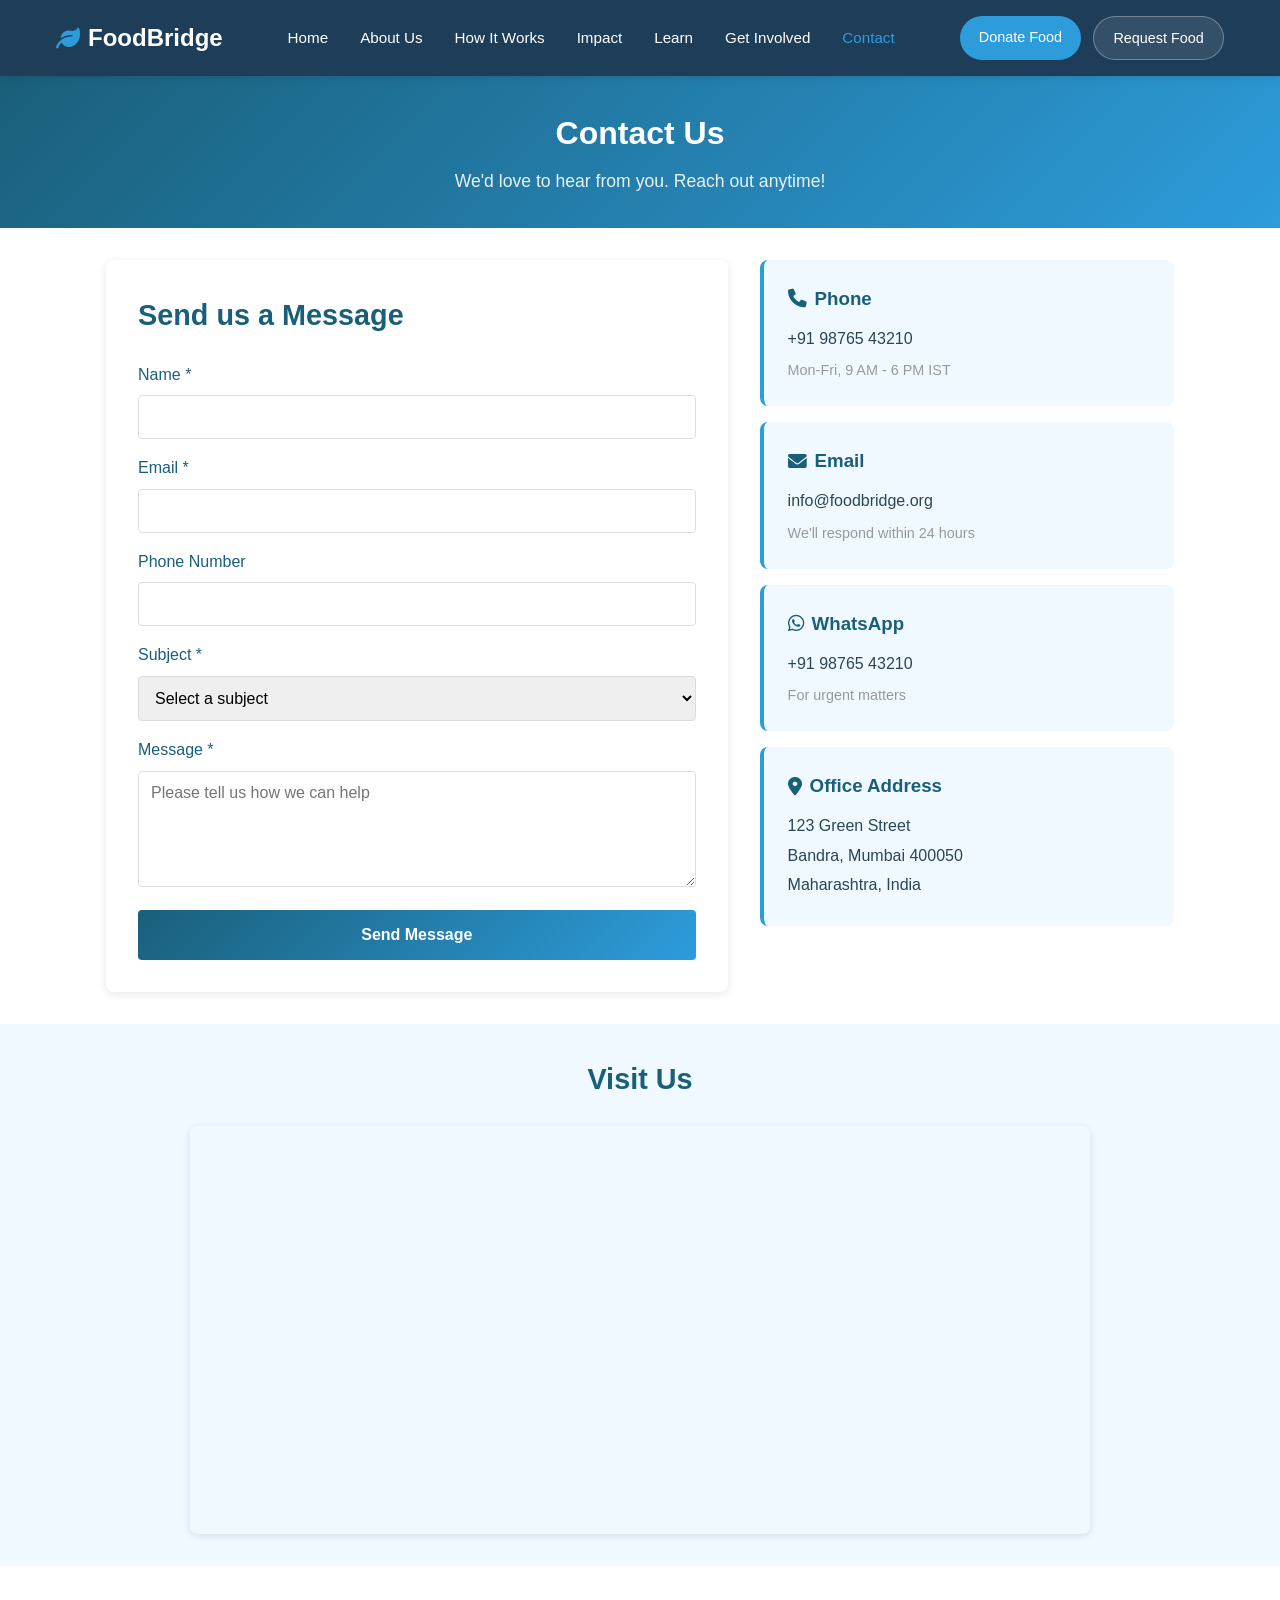
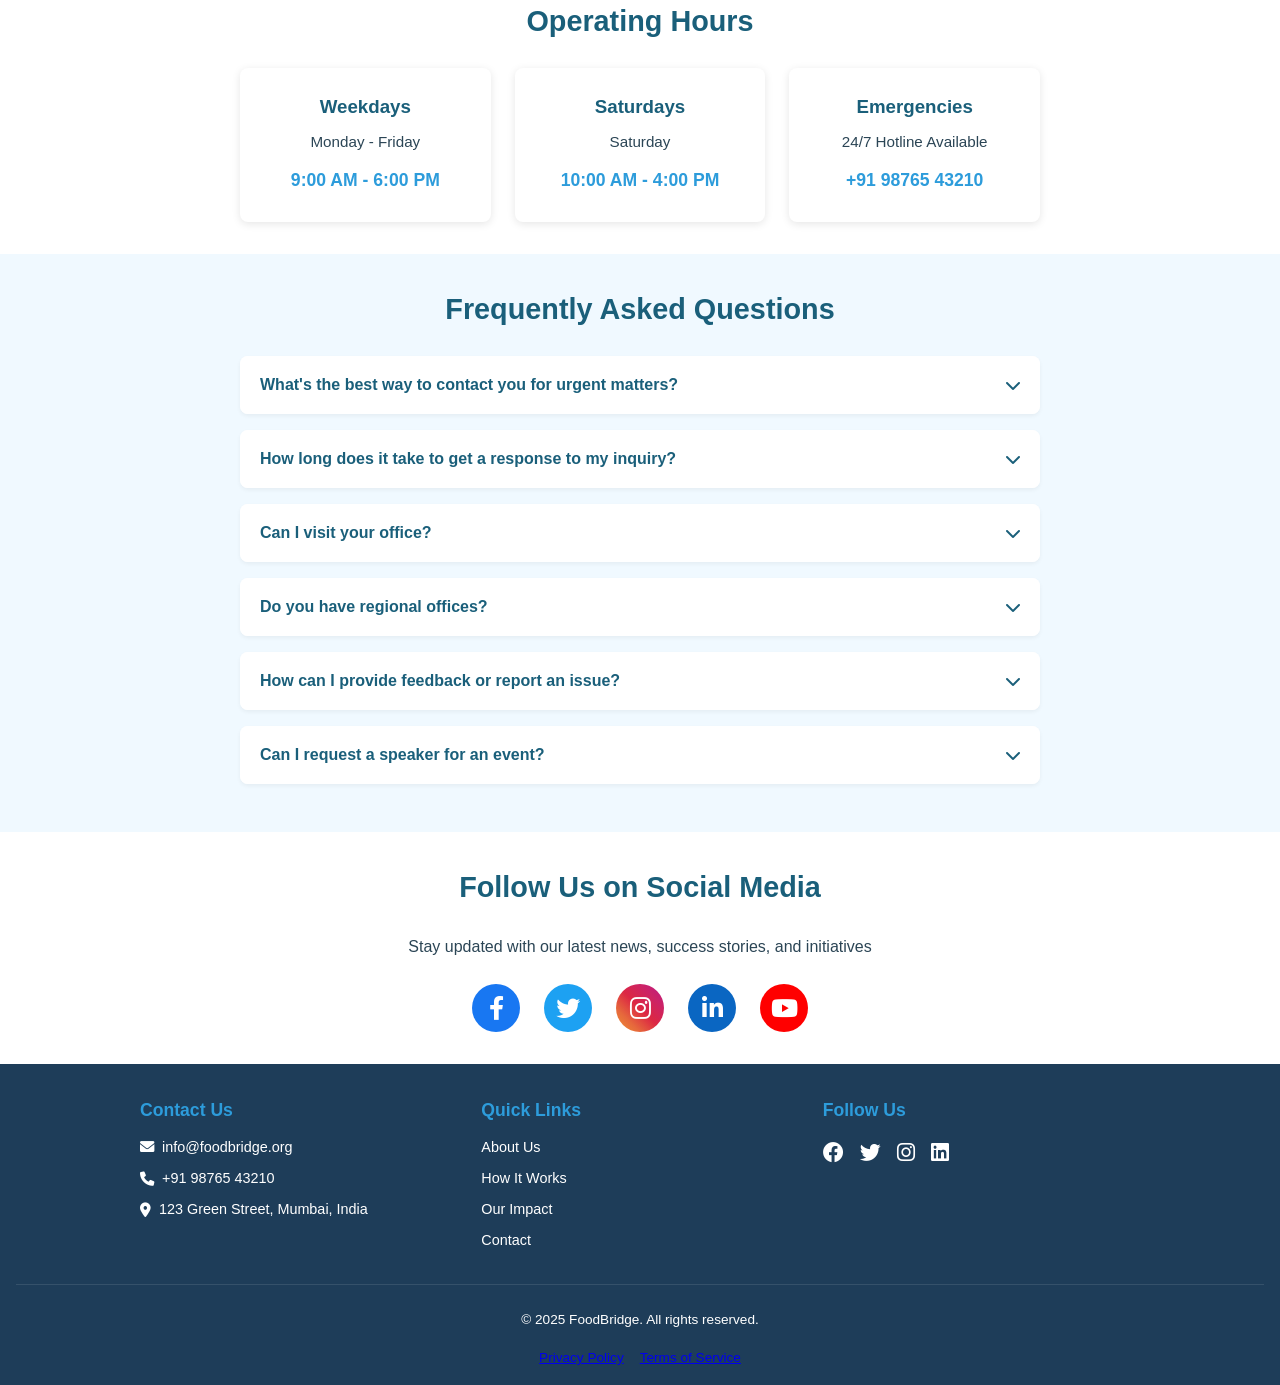
<file: contact.html>
<!DOCTYPE html>
<html lang="en">
<head>
    <meta charset="UTF-8">
    <meta name="viewport" content="width=device-width, initial-scale=1.0">
    <title>Contact Us - FoodBridge</title>
    <link rel="stylesheet" href="contact.css">
    <link rel="stylesheet" href="https://cdnjs.cloudflare.com/ajax/libs/font-awesome/6.0.0/css/all.min.css">
</head>
<body>
    <!-- Navigation Header -->
    <nav class="navbar">
        <div class="nav-container">
            <div class="nav-logo">
                <a href="index.html"><i class="fas fa-leaf"></i> FoodBridge</a>
            </div>
            <ul class="nav-menu">
                <li><a href="index.html" class="nav-link">Home</a></li>
                <li><a href="about.html" class="nav-link">About Us</a></li>
                <li><a href="how-it-works.html" class="nav-link">How It Works</a></li>
                <li><a href="impact.html" class="nav-link">Impact</a></li>
                <li><a href="awareness.html" class="nav-link">Learn</a></li>
                <li><a href="partner.html" class="nav-link">Get Involved</a></li>
                <li><a href="contact.html" class="nav-link active">Contact</a></li>
            </ul>
            <div class="nav-actions">
                <a href="donate.html" class="nav-btn donate-btn">Donate Food</a>
                <a href="request.html" class="nav-btn request-btn">Request Food</a>
            </div>
        </div>
    </nav>

    <!-- Page Title -->
    <section class="page-title">
        <h1>Contact Us</h1>
        <p>We'd love to hear from you. Reach out anytime!</p>
    </section>

    <!-- Contact Container -->
    <section class="contact-container">
        <div class="contact-content">
            <!-- Contact Form -->
            <div class="contact-form-section">
                <h2>Send us a Message</h2>
                <form id="contactForm" action="/api/contact" method="POST">
                    <div class="form-group">
                        <label for="name">Name *</label>
                        <input type="text" id="name" name="name" required>
                    </div>
                    <div class="form-group">
                        <label for="email">Email *</label>
                        <input type="email" id="email" name="email" required>
                    </div>
                    <div class="form-group">
                        <label for="phone">Phone Number</label>
                        <input type="tel" id="phone" name="phone">
                    </div>
                    <div class="form-group">
                        <label for="subject">Subject *</label>
                        <select id="subject" name="subject" required>
                            <option  value="">Select a subject</option>
                            <option  value="donation">Food Donation Inquiry</option>
                            <option  value="request">Food Request</option>
                            <option  value="volunteer">Volunteer Inquiry</option>
                            <option  value="partnership">Partnership Opportunity</option>
                            <option  value="feedback">Feedback/Suggestion</option>
                            <option  value="other">Other</option>
                        </select>
                    </div>
                    <div class="form-group">
                        <label for="message">Message *</label>
                        <textarea id="message" name="message" rows="5" placeholder="Please tell us how we can help" required></textarea>
                    </div>
                    <button type="submit" class="submit-btn">Send Message</button>
                </form>
            </div>

            <!-- Contact Information -->
            <div class="contact-info-section">
                <!-- Direct Contact -->
                <div class="contact-box">
                    <h3><i class="fas fa-phone"></i> Phone</h3>
                    <p class="contact-detail">+91 98765 43210</p>
                    <p class="contact-subtext">Mon-Fri, 9 AM - 6 PM IST</p>
                </div>

                <!-- Email -->
                <div class="contact-box">
                    <h3><i class="fas fa-envelope"></i> Email</h3>
                    <p class="contact-detail">info@foodbridge.org</p>
                    <p class="contact-subtext">We'll respond within 24 hours</p>
                </div>

                <!-- WhatsApp -->
                <div class="contact-box">
                    <h3><i class="fab fa-whatsapp"></i> WhatsApp</h3>
                    <p class="contact-detail">+91 98765 43210</p>
                    <p class="contact-subtext">For urgent matters</p>
                </div>

                <!-- Office Address -->
                <div class="contact-box">
                    <h3><i class="fas fa-map-marker-alt"></i> Office Address</h3>
                    <p class="contact-detail">123 Green Street</p>
                    <p class="contact-detail">Bandra, Mumbai 400050</p>
                    <p class="contact-detail">Maharashtra, India</p>
                </div>
            </div>
        </div>
    </section>

    <!-- Office Map -->
    <section class="map-section">
        <h2>Visit Us</h2>
        <div class="map-container">
            <iframe src="https://www.google.com/maps/embed?pb=!1m18!1m12!1m3!1d3770.8920526825607!2d72.82693!3d19.05348!2m3!1f0!2f0!3f0!3m2!1i1024!2i768!4f13.1!3m3!1m2!1s0x3be7c92f8d5a5555%3A0x1234567890ab!2sBandra%2C%20Mumbai%2C%20Maharashtra%2C%20India!5e0!3m2!1sen!2sin!4v1234567890" width="100%" height="400" style="border:0;" allowfullscreen="" loading="lazy" referrerpolicy="no-referrer-when-downgrade"></iframe>
        </div>
    </section>

    <!-- Operating Hours -->
    <section class="hours-section">
        <h2>Operating Hours</h2>
        <div class="hours-grid">
            <div class="hours-card">
                <h3>Weekdays</h3>
                <p>Monday - Friday</p>
                <p class="time">9:00 AM - 6:00 PM</p>
            </div>
            <div class="hours-card">
                <h3>Saturdays</h3>
                <p>Saturday</p>
                <p class="time">10:00 AM - 4:00 PM</p>
            </div>
            <div class="hours-card">
                <h3>Emergencies</h3>
                <p>24/7 Hotline Available</p>
                <p class="time">+91 98765 43210</p>
            </div>
        </div>
    </section>

    <!-- FAQ Section -->
    <section class="contact-faq">
        <h2>Frequently Asked Questions</h2>
        <div class="faq-accordion">
            <div class="faq-item">
                <button class="faq-question">
                    <span>What's the best way to contact you for urgent matters?</span>
                    <i class="fas fa-chevron-down"></i>
                </button>
                <div class="faq-answer">
                    <p>For urgent matters, please call us at +91 98765 43210 or use WhatsApp. Our team responds to calls within 15 minutes during business hours.</p>
                </div>
            </div>

            <div class="faq-item">
                <button class="faq-question">
                    <span>How long does it take to get a response to my inquiry?</span>
                    <i class="fas fa-chevron-down"></i>
                </button>
                <div class="faq-answer">
                    <p>We aim to respond to all inquiries within 24 hours. For urgent matters, we respond within 2 hours during business hours (9 AM - 6 PM IST).</p>
                </div>
            </div>

            <div class="faq-item">
                <button class="faq-question">
                    <span>Can I visit your office?</span>
                    <i class="fas fa-chevron-down"></i>
                </button>
                <div class="faq-answer">
                    <p>Yes! You can visit our office during business hours (Mon-Fri: 9 AM - 6 PM, Sat: 10 AM - 4 PM). We're located at 123 Green Street, Bandra, Mumbai. It's recommended to call ahead to schedule a meeting.</p>
                </div>
            </div>

            <div class="faq-item">
                <button class="faq-question">
                    <span>Do you have regional offices?</span>
                    <i class="fas fa-chevron-down"></i>
                </button>
                <div class="faq-answer">
                    <p>Currently, we operate from our main office in Mumbai. However, we have partnerships and volunteers across different areas. Contact us to learn about services in your location.</p>
                </div>
            </div>

            <div class="faq-item">
                <button class="faq-question">
                    <span>How can I provide feedback or report an issue?</span>
                    <i class="fas fa-chevron-down"></i>
                </button>
                <div class="faq-answer">
                    <p>You can send us feedback through the contact form on this page, email us directly, or call our hotline. We take all feedback seriously and use it to improve our services.</p>
                </div>
            </div>

            <div class="faq-item">
                <button class="faq-question">
                    <span>Can I request a speaker for an event?</span>
                    <i class="fas fa-chevron-down"></i>
                </button>
                <div class="faq-answer">
                    <p>Yes! We regularly speak at events about food waste management and social entrepreneurship. Contact us with your event details, and we'll let you know about availability.</p>
                </div>
            </div>
        </div>
    </section>

    <!-- Social Media Section -->
    <section class="social-section">
        <h2>Follow Us on Social Media</h2>
        <p>Stay updated with our latest news, success stories, and initiatives</p>
        <div class="social-icons">
            <a href="#" class="social-icon facebook" title="Facebook">
                <i class="fab fa-facebook-f"></i>
            </a>
            <a href="#" class="social-icon twitter" title="Twitter">
                <i class="fab fa-twitter"></i>
            </a>
            <a href="#" class="social-icon instagram" title="Instagram">
                <i class="fab fa-instagram"></i>
            </a>
            <a href="#" class="social-icon linkedin" title="LinkedIn">
                <i class="fab fa-linkedin-in"></i>
            </a>
            <a href="#" class="social-icon youtube" title="YouTube">
                <i class="fab fa-youtube"></i>
            </a>
        </div>
    </section>

    <!-- Footer -->
    <footer>
        <div class="footer-content">
            <div class="footer-section">
                <h3>Contact Us</h3>
                <p><i class="fas fa-envelope"></i> info@foodbridge.org</p>
                <p><i class="fas fa-phone"></i> +91 98765 43210</p>
                <p><i class="fas fa-map-marker-alt"></i> 123 Green Street, Mumbai, India</p>
            </div>
            <div class="footer-section">
                <h3>Quick Links</h3>
                <ul>
                    <li><a href="about.html">About Us</a></li>
                    <li><a href="how-it-works.html">How It Works</a></li>
                    <li><a href="impact.html">Our Impact</a></li>
                    <li><a href="contact.html">Contact</a></li>
                </ul>
            </div>
            <div class="footer-section">
                <h3>Follow Us</h3>
                <div class="social-links">
                    <a href="#"><i class="fab fa-facebook"></i></a>
                    <a href="#"><i class="fab fa-twitter"></i></a>
                    <a href="#"><i class="fab fa-instagram"></i></a>
                    <a href="#"><i class="fab fa-linkedin"></i></a>
                </div>
            </div>
        </div>
        <div class="footer-bottom">
            <p>&copy; 2025 FoodBridge. All rights reserved.</p>
            <div class="legal-links">
                <a href="#">Privacy Policy</a>
                <a href="#">Terms of Service</a>
            </div>
        </div>
    </footer>

    <style>
        /* Contact Container */
        .contact-container {
            padding: 2rem 1rem;
            max-width: 1100px;
            margin: 0 auto;
        }

        .contact-content {
            display: grid;
            grid-template-columns: 1.5fr 1fr;
            gap: 2rem;
        }

        /* Form */
        .contact-form-section {
            background: white;
            padding: 2rem;
            border-radius: 8px;
            box-shadow: 0 2px 8px rgba(0, 0, 0, 0.1);
        }

        .contact-form-section h2 {
            text-align: left;
            margin-bottom: 1.5rem;
        }

        .form-group {
            margin-bottom: 1rem;
        }

        .form-group label {
            display: block;
            margin-bottom: 0.5rem;
            color: var(--primary-color);
            font-weight: 500;
        }

        .form-group input,
        .form-group select,
        .form-group textarea {
            width: 100%;
            padding: 0.75rem;
            border: 1px solid #ddd;
            border-radius: 4px;
            font-family: inherit;
            font-size: 1rem;
            transition: border-color 0.3s ease;
        }

        .form-group input:focus,
        .form-group select:focus,
        .form-group textarea:focus {
            outline: none;
            border-color: var(--secondary-color);
            box-shadow: 0 0 0 2px rgba(45, 156, 219, 0.1);
        }

        .submit-btn {
            width: 100%;
            padding: 1rem;
            background: linear-gradient(135deg, var(--primary-color), var(--secondary-color));
            color: white;
            border: none;
            border-radius: 4px;
            font-size: 1rem;
            font-weight: 600;
            cursor: pointer;
            transition: all 0.3s ease;
        }

        .submit-btn:hover {
            transform: translateY(-2px);
            box-shadow: 0 4px 15px rgba(45, 156, 219, 0.3);
        }

        /* Contact Info */
        .contact-info-section {
            display: flex;
            flex-direction: column;
            gap: 1rem;
        }

        .contact-box {
            background: var(--light-color);
            padding: 1.5rem;
            border-radius: 8px;
            border-left: 4px solid var(--secondary-color);
        }

        .contact-box h3 {
            color: var(--primary-color);
            margin-bottom: 0.75rem;
            display: flex;
            align-items: center;
            gap: 0.5rem;
        }

        .contact-detail {
            color: var(--text-color);
            font-weight: 500;
            margin: 0.25rem 0;
        }

        .contact-subtext {
            color: #999;
            font-size: 0.9rem;
            margin: 0.5rem 0 0;
        }

        /* Map Section */
        .map-section {
            padding: 2rem 1rem;
            background-color: var(--light-color);
        }

        .map-container {
            max-width: 900px;
            margin: 0 auto;
            border-radius: 8px;
            overflow: hidden;
            box-shadow: 0 2px 8px rgba(0, 0, 0, 0.1);
        }

        /* Hours Section */
        .hours-section {
            padding: 2rem 1rem;
        }

        .hours-grid {
            display: grid;
            grid-template-columns: repeat(auto-fit, minmax(200px, 1fr));
            gap: 1.5rem;
            max-width: 800px;
            margin: 0 auto;
        }

        .hours-card {
            background: white;
            padding: 1.5rem;
            border-radius: 8px;
            text-align: center;
            box-shadow: 0 2px 8px rgba(0, 0, 0, 0.1);
        }

        .hours-card h3 {
            color: var(--primary-color);
            margin-bottom: 0.5rem;
        }

        .hours-card p {
            color: var(--text-color);
            font-size: 0.95rem;
            margin: 0.25rem 0;
        }

        .hours-card .time {
            font-size: 1.1rem;
            font-weight: 600;
            color: var(--secondary-color);
            margin-top: 0.75rem;
        }

        /* FAQ Accordion */
        .contact-faq {
            padding: 2rem 1rem;
            background-color: var(--light-color);
        }

        .faq-accordion {
            max-width: 800px;
            margin: 0 auto;
        }

        .faq-item {
            background: white;
            margin-bottom: 1rem;
            border-radius: 8px;
            overflow: hidden;
            box-shadow: 0 2px 4px rgba(0, 0, 0, 0.05);
        }

        .faq-question {
            width: 100%;
            padding: 1.25rem;
            background: white;
            border: none;
            text-align: left;
            cursor: pointer;
            display: flex;
            justify-content: space-between;
            align-items: center;
            font-size: 1rem;
            font-weight: 600;
            color: var(--primary-color);
            transition: all 0.3s ease;
        }

        .faq-question:hover {
            background-color: var(--light-color);
        }

        .faq-question i {
            transition: transform 0.3s ease;
        }

        .faq-question.active i {
            transform: rotate(180deg);
        }

        .faq-answer {
            padding: 0 1.25rem 1.25rem;
            color: var(--text-color);
            font-size: 0.95rem;
            line-height: 1.6;
            display: none;
        }

        .faq-answer.show {
            display: block;
        }

        /* Social Section */
        .social-section {
            padding: 2rem 1rem;
            text-align: center;
        }

        .social-section p {
            color: var(--text-color);
            margin-bottom: 1.5rem;
        }

        .social-icons {
            display: flex;
            justify-content: center;
            gap: 1.5rem;
            flex-wrap: wrap;
        }

        .social-icon {
            width: 3rem;
            height: 3rem;
            border-radius: 50%;
            display: flex;
            align-items: center;
            justify-content: center;
            font-size: 1.5rem;
            color: white;
            text-decoration: none;
            transition: all 0.3s ease;
        }

        .social-icon.facebook {
            background-color: #1877f2;
        }

        .social-icon.twitter {
            background-color: #1da1f2;
        }

        .social-icon.instagram {
            background: linear-gradient(45deg, #f09433, #e6683c, #dc2743, #cc2366, #bc1888);
        }

        .social-icon.linkedin {
            background-color: #0a66c2;
        }

        .social-icon.youtube {
            background-color: #ff0000;
        }

        .social-icon:hover {
            transform: translateY(-5px);
            box-shadow: 0 4px 12px rgba(0, 0, 0, 0.2);
        }

        /* Responsive */
        @media (max-width: 768px) {
            .contact-content {
                grid-template-columns: 1fr;
            }

            .hours-grid {
                grid-template-columns: 1fr;
            }

            .faq-question {
                font-size: 0.95rem;
                padding: 1rem;
            }

            .faq-answer {
                padding: 0 1rem 1rem;
            }
        }
    </style>

    <script src="forms.js"></script>
</body>
</html>
</file>
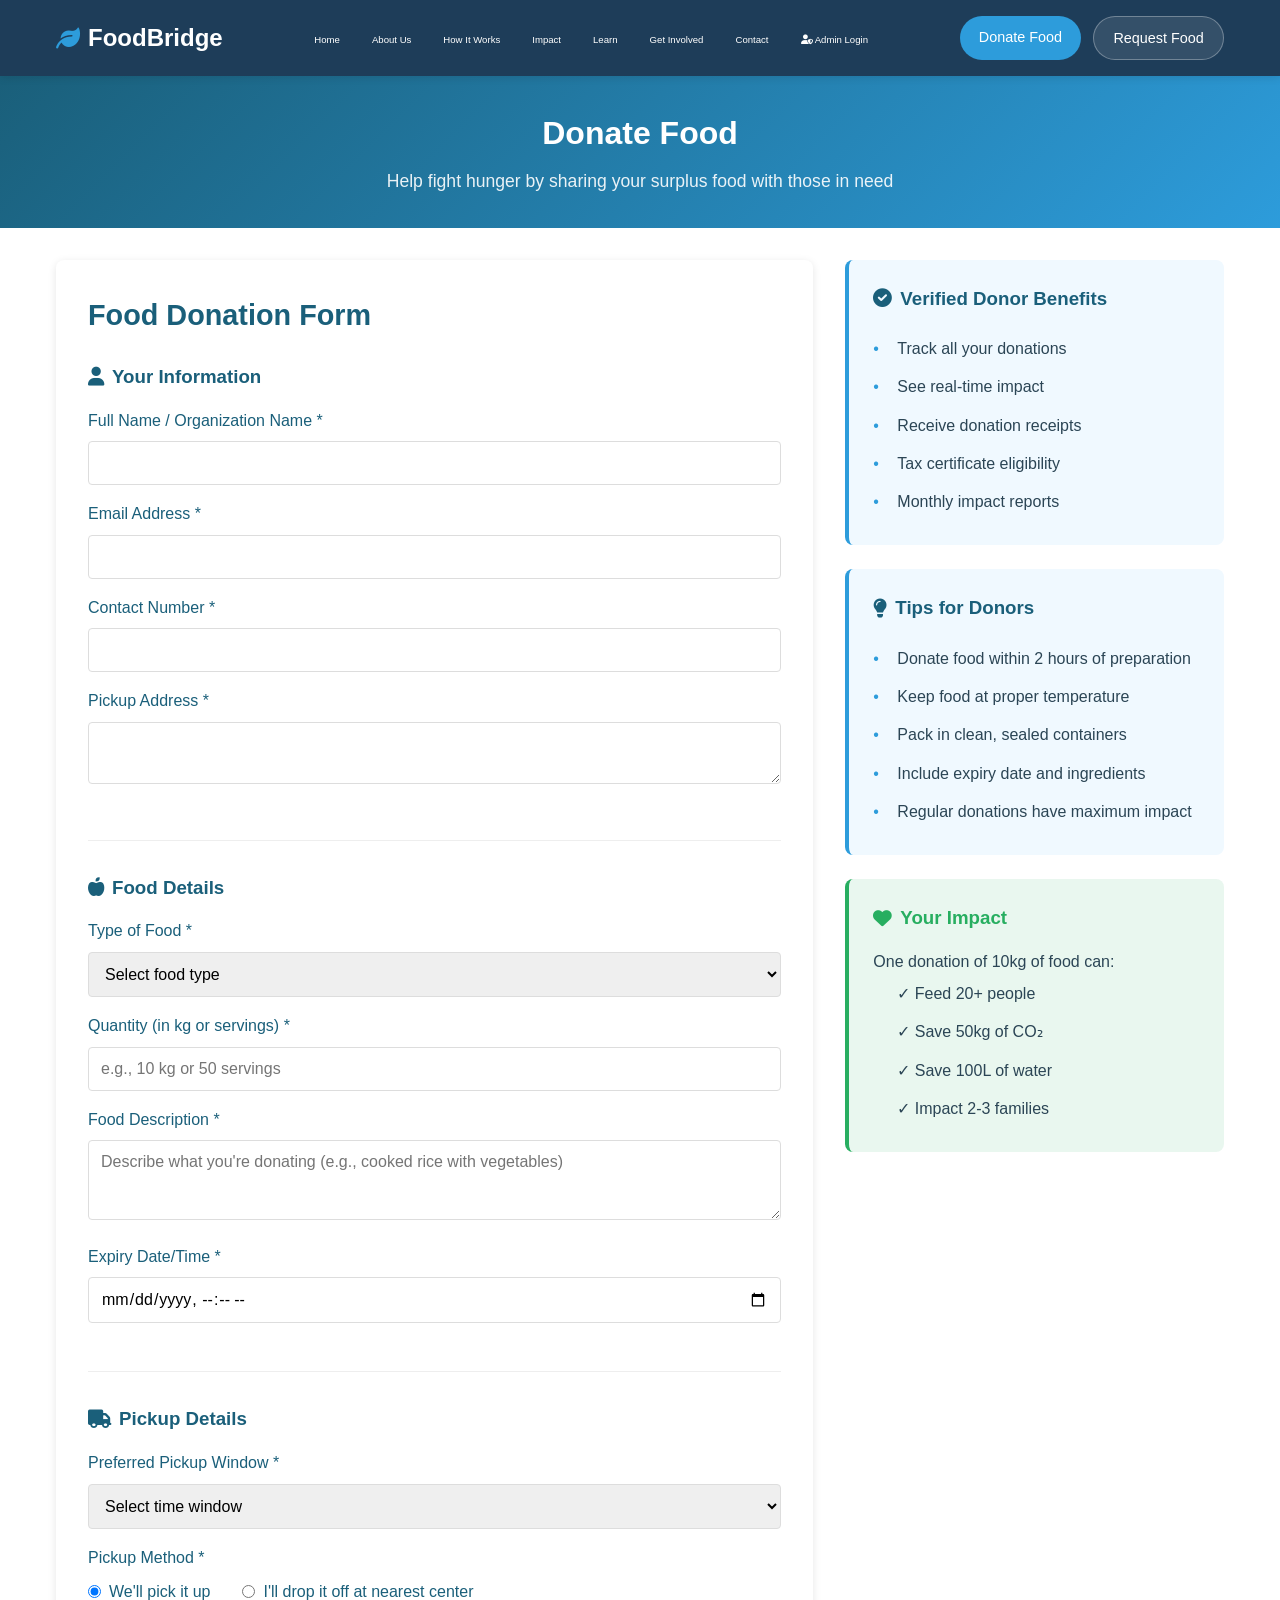
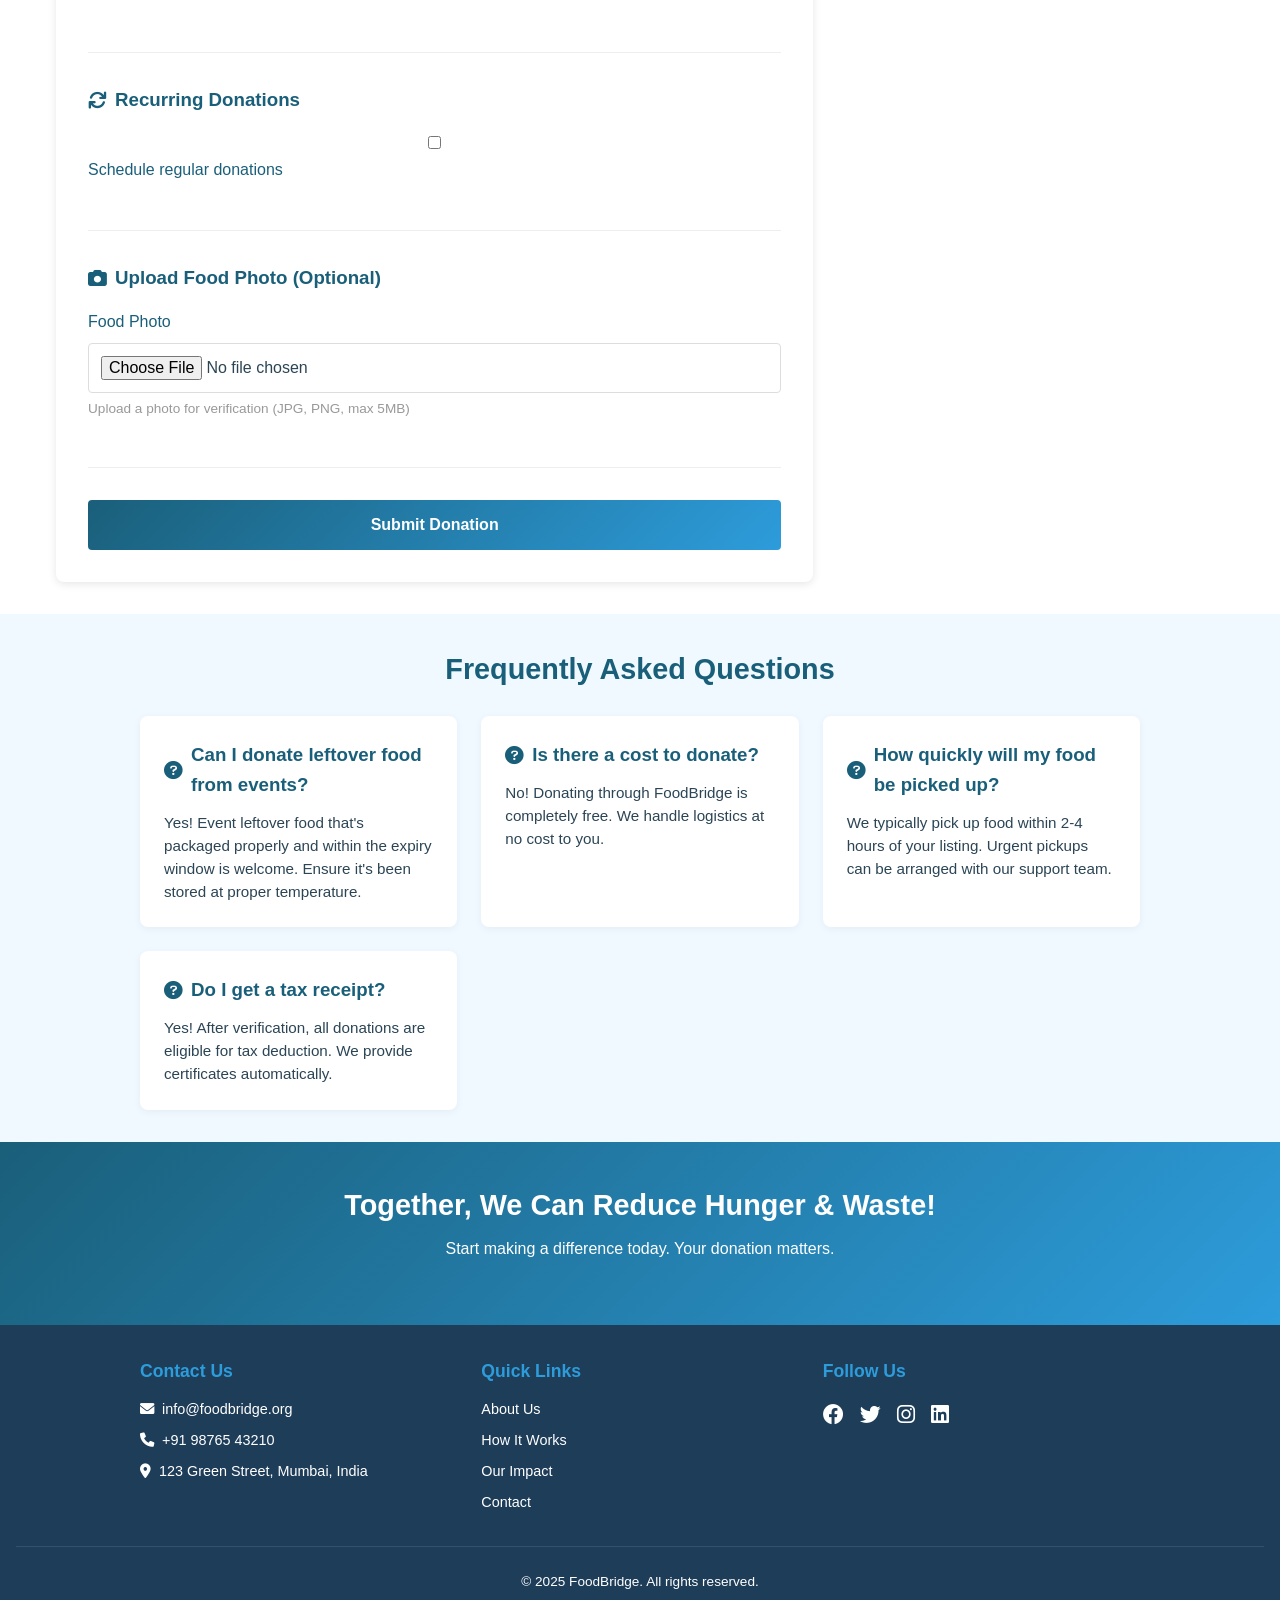
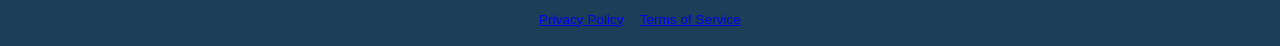
<file: donate.html>
<!DOCTYPE html>
<html lang="en">
<head>
    <meta charset="UTF-8">
    <meta name="viewport" content="width=device-width, initial-scale=1.0">
    <title>Donate Food - FoodBridge</title>
    <link rel="stylesheet" href="donate.css">
    <link rel="stylesheet" href="https://cdnjs.cloudflare.com/ajax/libs/font-awesome/6.0.0/css/all.min.css">
</head>
<body>
    <!-- Navigation Header -->
    <nav class="navbar">
        <div class="nav-container">
            <div class="nav-logo">
                <a href="index.html"><i class="fas fa-leaf"></i> FoodBridge</a>
            </div>
            <ul class="nav-menu">
                <li><a href="index.html" class="nav-link">Home</a></li>
                <li><a href="about.html" class="nav-link">About Us</a></li>
                <li><a href="how-it-works.html" class="nav-link">How It Works</a></li>
                <li><a href="impact.html" class="nav-link">Impact</a></li>
                <li><a href="awareness.html" class="nav-link">Learn</a></li>
                <li><a href="partner.html" class="nav-link">Get Involved</a></li>
                <li><a href="contact.html" class="nav-link">Contact</a></li>
                <li><a href="/admin-login" class="nav-link" target="_blank" rel="noopener noreferrer"><i class="fas fa-user-shield"></i> Admin Login</a></li>
            </ul>
            <div class="nav-actions">
                <a href="donate.html" class="nav-btn donate-btn">Donate Food</a>
                <a href="request.html" class="nav-btn request-btn">Request Food</a>
            </div>
        </div>
    </nav>

    <!-- Page Title -->
    <section class="page-title">
        <h1>Donate Food</h1>
        <p>Help fight hunger by sharing your surplus food with those in need</p>
    </section>

    <!-- Main Content -->
    <section class="donate-container">
        <div class="donate-content">
            <div class="donor-form">
                <h2>Food Donation Form</h2>
                <form id="donationForm" action="/api/donations" method="POST" enctype="multipart/form-data">
                    <!-- Section 1: Donor Information -->
                    <div class="form-section">
                        <h3><i class="fas fa-user"></i> Your Information</h3>
                        <div class="form-group">
                            <label for="name">Full Name / Organization Name *</label>
                            <input type="text" id="name" name="name" required>
                        </div>
                        <div class="form-group">
                            <label for="email">Email Address *</label>
                            <input type="email" id="email" name="email" required>
                        </div>
                        <div class="form-group">
                            <label for="phone">Contact Number *</label>
                            <input type="tel" id="phone" name="phone" required>
                        </div>
                        <div class="form-group">
                            <label for="address">Pickup Address *</label>
                            <textarea id="address" name="address" rows="2" required></textarea>
                        </div>
                    </div>

                    <!-- Section 2: Food Details -->
                    <div class="form-section">
                        <h3><i class="fas fa-apple-alt"></i> Food Details</h3>
                        <div class="form-group">
                            <label for="foodType">Type of Food *</label>
                            <select id="foodType" name="foodType" required>
                                <option value="">Select food type</option>
                                <option value="cooked">Cooked Food</option>
                                <option value="packaged">Packaged Food</option>
                                <option value="fresh-produce">Fresh Produce</option>
                                <option value="dairy">Dairy Products</option>
                                <option value="bakery">Bakery Items</option>
                                <option value="other">Other</option>
                            </select>
                        </div>
                        <div class="form-group">
                            <label for="quantity">Quantity (in kg or servings) *</label>
                            <input type="text" id="quantity" name="quantity" placeholder="e.g., 10 kg or 50 servings" required>
                        </div>
                        <div class="form-group">
                            <label for="description">Food Description *</label>
                            <textarea id="description" name="description" rows="3" placeholder="Describe what you're donating (e.g., cooked rice with vegetables)" required></textarea>
                        </div>
                        <div class="form-group">
                            <label for="expiryDate">Expiry Date/Time *</label>
                            <input type="datetime-local" id="expiryDate" name="expiryDate" required>
                        </div>
                    </div>

                    <!-- Section 3: Pickup Details -->
                    <div class="form-section">
                        <h3><i class="fas fa-truck"></i> Pickup Details</h3>
                        <div class="form-group">
                            <label for="pickupTime">Preferred Pickup Window *</label>
                            <select id="pickupTime" name="pickupTime" required>
                                <option value="">Select time window</option>
                                <option value="morning">Morning (6 AM - 12 PM)</option>
                                <option value="afternoon">Afternoon (12 PM - 5 PM)</option>
                                <option value="evening">Evening (5 PM - 9 PM)</option>
                                <option value="night">Night (9 PM - 6 AM)</option>
                            </select>
                        </div>
                        <div class="form-group">
                            <label>Pickup Method *</label>
                            <div class="radio-group">
                                <label>
                                    <input type="radio" name="pickupMethod" value="our-pickup" checked>
                                    We'll pick it up
                                </label>
                                <label>
                                    <input type="radio" name="pickupMethod" value="drop-off">
                                    I'll drop it off at nearest center
                                </label>
                            </div>
                        </div>
                    </div>

                    <!-- Section 4: Additional Options -->
                    <div class="form-section">
                        <h3><i class="fas fa-sync"></i> Recurring Donations</h3>
                        <div class="form-group">
                            <label>
                                <input type="checkbox" id="recurring" name="recurring">
                                Schedule regular donations
                            </label>
                        </div>
                        <div id="recurringOptions" style="display: none;">
                            <div class="form-group">
                                <label for="frequency">Frequency *</label>
                                <select id="frequency" name="frequency">
                                    <option value="">Select frequency</option>
                                    <option value="daily">Daily</option>
                                    <option value="weekly">Weekly</option>
                                    <option value="biweekly">Bi-weekly</option>
                                    <option value="monthly">Monthly</option>
                                </select>
                            </div>
                        </div>
                    </div>

                    <!-- Section 5: File Upload -->
                    <div class="form-section">
                        <h3><i class="fas fa-camera"></i> Upload Food Photo (Optional)</h3>
                        <div class="form-group">
                            <label for="foodPhoto">Food Photo</label>
                            <input type="file" id="foodPhoto" name="foodPhoto" accept="image/*">
                            <small>Upload a photo for verification (JPG, PNG, max 5MB)</small>
                        </div>
                    </div>

                    <!-- Submit Button -->
                    <button type="submit" class="submit-btn">Submit Donation</button>
                </form>
            </div>

            <!-- Information Sidebar -->
            <div class="info-sidebar">
                <div class="info-box">
                    <h3><i class="fas fa-check-circle"></i> Verified Donor Benefits</h3>
                    <ul>
                        <li>Track all your donations</li>
                        <li>See real-time impact</li>
                        <li>Receive donation receipts</li>
                        <li>Tax certificate eligibility</li>
                        <li>Monthly impact reports</li>
                    </ul>
                </div>

                <div class="info-box">
                    <h3><i class="fas fa-lightbulb"></i> Tips for Donors</h3>
                    <ul>
                        <li>Donate food within 2 hours of preparation</li>
                        <li>Keep food at proper temperature</li>
                        <li>Pack in clean, sealed containers</li>
                        <li>Include expiry date and ingredients</li>
                        <li>Regular donations have maximum impact</li>
                    </ul>
                </div>

                <div class="impact-preview">
                    <h3><i class="fas fa-heart"></i> Your Impact</h3>
                    <p>One donation of 10kg of food can:</p>
                    <ul>
                        <li>✓ Feed 20+ people</li>
                        <li>✓ Save 50kg of CO₂</li>
                        <li>✓ Save 100L of water</li>
                        <li>✓ Impact 2-3 families</li>
                    </ul>
                </div>
            </div>
        </div>
    </section>

    <!-- FAQ Section -->
    <section class="faq">
        <h2>Frequently Asked Questions</h2>
        <div class="faq-grid">
            <div class="faq-item">
                <h3><i class="fas fa-question-circle"></i> Can I donate leftover food from events?</h3>
                <p>Yes! Event leftover food that's packaged properly and within the expiry window is welcome. Ensure it's been stored at proper temperature.</p>
            </div>
            <div class="faq-item">
                <h3><i class="fas fa-question-circle"></i> Is there a cost to donate?</h3>
                <p>No! Donating through FoodBridge is completely free. We handle logistics at no cost to you.</p>
            </div>
            <div class="faq-item">
                <h3><i class="fas fa-question-circle"></i> How quickly will my food be picked up?</h3>
                <p>We typically pick up food within 2-4 hours of your listing. Urgent pickups can be arranged with our support team.</p>
            </div>
            <div class="faq-item">
                <h3><i class="fas fa-question-circle"></i> Do I get a tax receipt?</h3>
                <p>Yes! After verification, all donations are eligible for tax deduction. We provide certificates automatically.</p>
            </div>
        </div>
    </section>

    <!-- Call to Action -->
    <section class="cta-footer">
        <h2>Together, We Can Reduce Hunger & Waste!</h2>
        <p>Start making a difference today. Your donation matters.</p>
    </section>

    <!-- Footer -->
    <footer>
        <div class="footer-content">
            <div class="footer-section">
                <h3>Contact Us</h3>
                <p><i class="fas fa-envelope"></i> info@foodbridge.org</p>
                <p><i class="fas fa-phone"></i> +91 98765 43210</p>
                <p><i class="fas fa-map-marker-alt"></i> 123 Green Street, Mumbai, India</p>
            </div>
            <div class="footer-section">
                <h3>Quick Links</h3>
                <ul>
                    <li><a href="about.html">About Us</a></li>
                    <li><a href="how-it-works.html">How It Works</a></li>
                    <li><a href="impact.html">Our Impact</a></li>
                    <li><a href="contact.html">Contact</a></li>
                </ul>
            </div>
            <div class="footer-section">
                <h3>Follow Us</h3>
                <div class="social-links">
                    <a href="#"><i class="fab fa-facebook"></i></a>
                    <a href="#"><i class="fab fa-twitter"></i></a>
                    <a href="#"><i class="fab fa-instagram"></i></a>
                    <a href="#"><i class="fab fa-linkedin"></i></a>
                </div>
            </div>
        </div>
        <div class="footer-bottom">
            <p>&copy; 2025 FoodBridge. All rights reserved.</p>
            <div class="legal-links">
                <a href="#">Privacy Policy</a>
                <a href="#">Terms of Service</a>
            </div>
        </div>
    </footer>

    <style>
        /* Donate Container */
        .donate-container {
            padding: 2rem 1rem;
            max-width: 1200px;
            margin: 0 auto;
        }

        .donate-content {
            display: grid;
            grid-template-columns: 2fr 1fr;
            gap: 2rem;
        }

        /* Form Styles */
        .donor-form {
            background: white;
            padding: 2rem;
            border-radius: 8px;
            box-shadow: 0 2px 8px rgba(0, 0, 0, 0.1);
        }

        .donor-form h2 {
            margin-bottom: 1.5rem;
            text-align: left;
        }

        .form-section {
            margin-bottom: 2rem;
            padding-bottom: 2rem;
            border-bottom: 1px solid #eee;
        }

        .form-section:last-child {
            border-bottom: none;
        }

        .form-section h3 {
            color: var(--primary-color);
            margin-bottom: 1rem;
            display: flex;
            align-items: center;
            gap: 0.5rem;
        }

        .form-group {
            margin-bottom: 1rem;
        }

        .form-group label {
            display: block;
            margin-bottom: 0.5rem;
            color: var(--primary-color);
            font-weight: 500;
        }

        .form-group input,
        .form-group select,
        .form-group textarea {
            width: 100%;
            padding: 0.75rem;
            border: 1px solid #ddd;
            border-radius: 4px;
            font-family: inherit;
            font-size: 1rem;
            transition: border-color 0.3s ease;
        }

        .form-group input:focus,
        .form-group select:focus,
        .form-group textarea:focus {
            outline: none;
            border-color: var(--secondary-color);
            box-shadow: 0 0 0 2px rgba(45, 156, 219, 0.1);
        }

        .form-group small {
            display: block;
            margin-top: 0.3rem;
            color: #999;
            font-size: 0.85rem;
        }

        .radio-group {
            display: flex;
            gap: 2rem;
        }

        .radio-group label {
            display: flex;
            align-items: center;
            gap: 0.5rem;
            margin-bottom: 0;
        }

        .radio-group input[type="radio"] {
            width: auto;
            margin: 0;
        }

        .submit-btn {
            width: 100%;
            padding: 1rem;
            background: linear-gradient(135deg, var(--primary-color), var(--secondary-color));
            color: white;
            border: none;
            border-radius: 4px;
            font-size: 1rem;
            font-weight: 600;
            cursor: pointer;
            transition: all 0.3s ease;
        }

        .submit-btn:hover {
            transform: translateY(-2px);
            box-shadow: 0 4px 15px rgba(45, 156, 219, 0.3);
        }

        /* Sidebar */
        .info-sidebar {
            display: flex;
            flex-direction: column;
            gap: 1.5rem;
        }

        .info-box,
        .impact-preview {
            background: var(--light-color);
            padding: 1.5rem;
            border-radius: 8px;
            border-left: 4px solid var(--secondary-color);
        }

        .info-box h3,
        .impact-preview h3 {
            color: var(--primary-color);
            margin-bottom: 1rem;
            display: flex;
            align-items: center;
            gap: 0.5rem;
        }

        .info-box ul,
        .impact-preview ul {
            list-style: none;
            padding-left: 0;
        }

        .info-box li,
        .impact-preview li {
            padding: 0.4rem 0;
            padding-left: 1.5rem;
            position: relative;
            color: var(--text-color);
        }

        .info-box li:before {
            content: "•";
            position: absolute;
            left: 0;
            color: var(--secondary-color);
        }

        .impact-preview {
            border-left-color: var(--success-color);
            background: rgba(39, 174, 96, 0.1);
        }

        .impact-preview h3 {
            color: var(--success-color);
        }

        .impact-preview li:before {
            color: var(--success-color);
        }

        /* FAQ Section */
        .faq {
            padding: 2rem 1rem;
            background-color: var(--light-color);
        }

        .faq-grid {
            display: grid;
            grid-template-columns: repeat(auto-fit, minmax(280px, 1fr));
            gap: 1.5rem;
            max-width: 1000px;
            margin: 0 auto;
        }

        .faq-item {
            background: white;
            padding: 1.5rem;
            border-radius: 8px;
            box-shadow: 0 2px 8px rgba(0, 0, 0, 0.05);
        }

        .faq-item h3 {
            color: var(--primary-color);
            margin-bottom: 0.75rem;
            display: flex;
            align-items: center;
            gap: 0.5rem;
        }

        .faq-item p {
            color: var(--text-color);
            font-size: 0.95rem;
            line-height: 1.5;
        }

        /* Responsive */
        @media (max-width: 768px) {
            .donate-content {
                grid-template-columns: 1fr;
            }

            .radio-group {
                flex-direction: column;
                gap: 1rem;
            }

            .faq-grid {
                grid-template-columns: 1fr;
            }
        }
    </style>

    <script src="forms.js"></script>
</body>
</html>
</file>
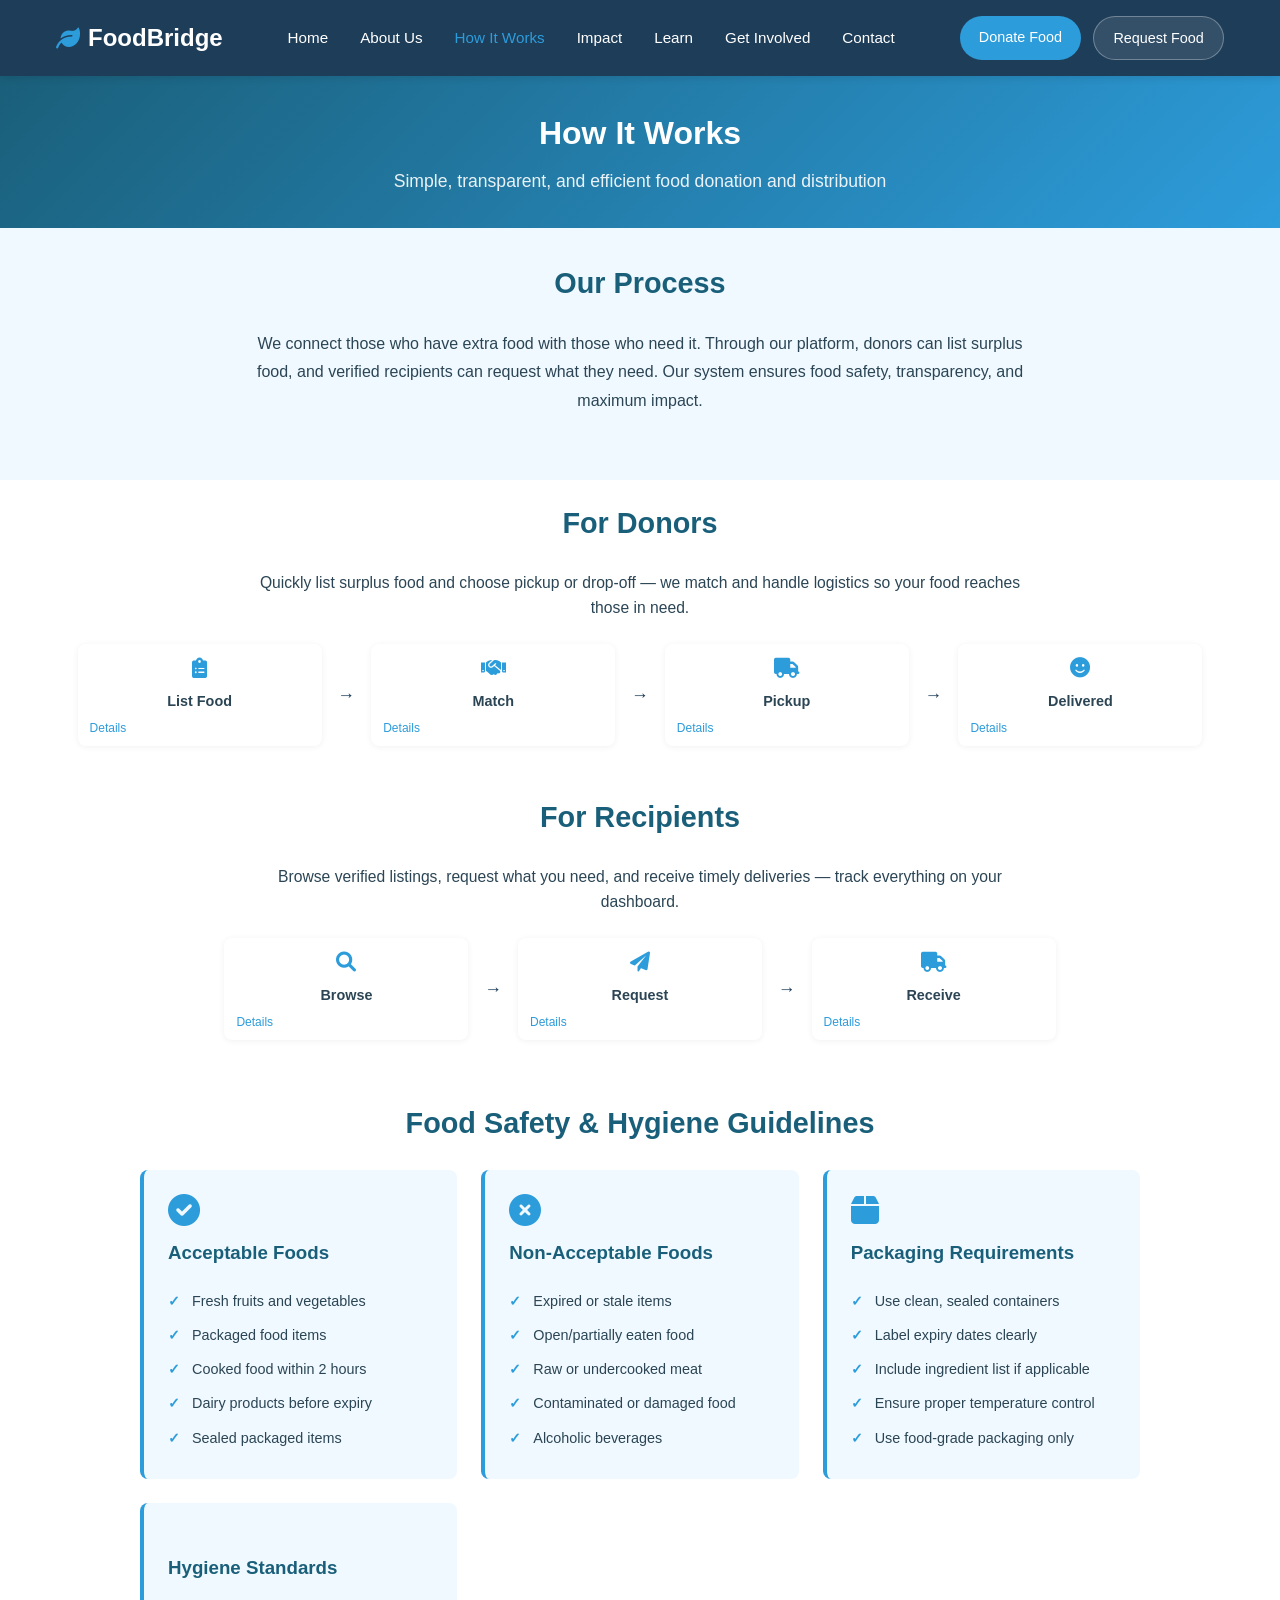
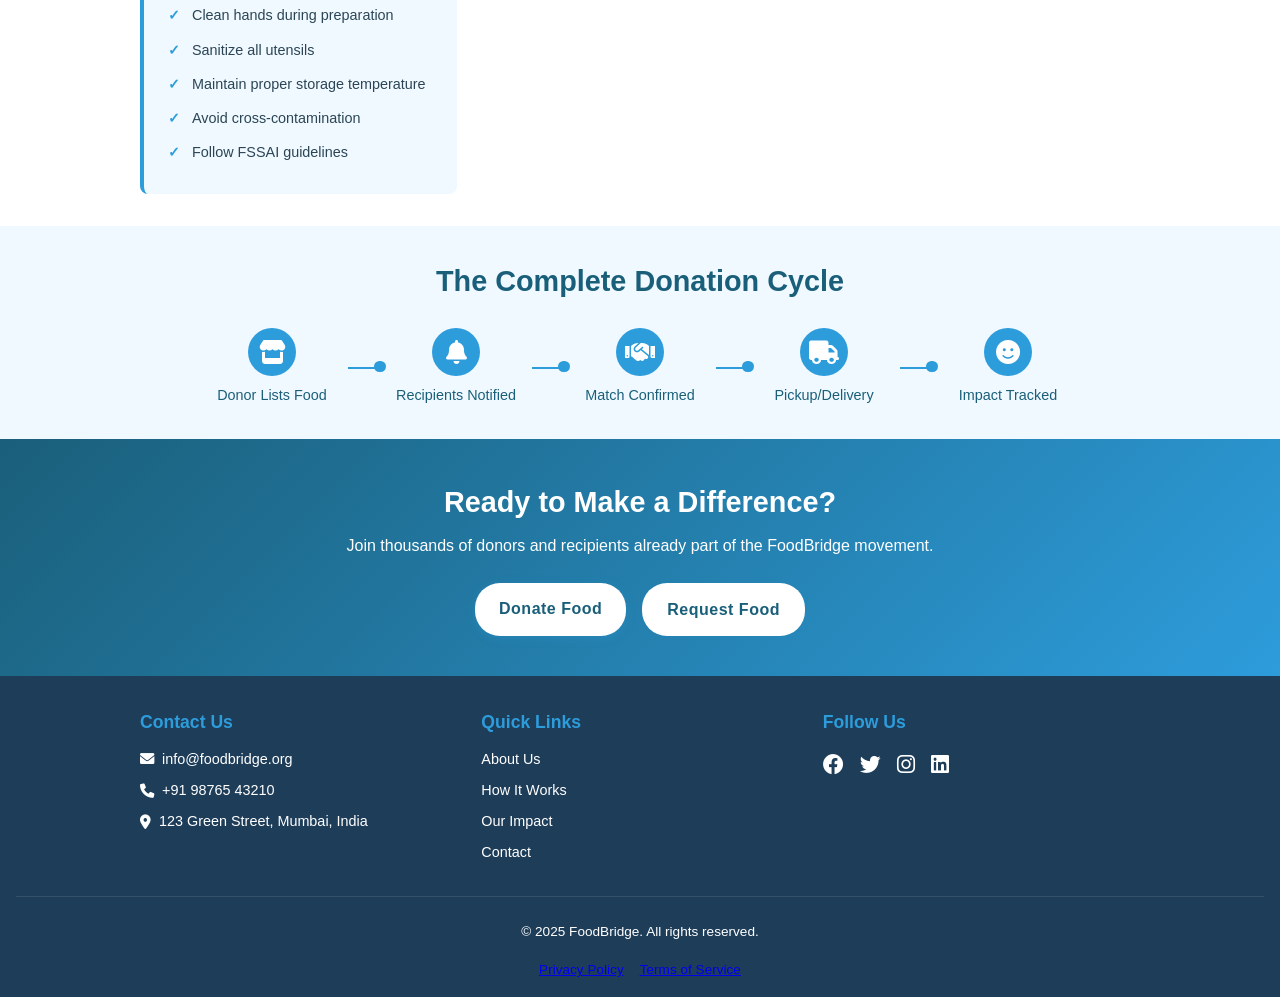
<file: how-it-works.html>
<!DOCTYPE html>
<html lang="en">
<head>
    <meta charset="UTF-8">
    <meta name="viewport" content="width=device-width, initial-scale=1.0">
    <title>How It Works - FoodBridge</title>
    <link rel="stylesheet" href="how-it-works.css">
    <link rel="stylesheet" href="https://cdnjs.cloudflare.com/ajax/libs/font-awesome/6.0.0/css/all.min.css">
</head>
<body>
    <!-- Navigation Header -->
    <nav class="navbar">
        <div class="nav-container">
            <div class="nav-logo">
                <a href="index.html"><i class="fas fa-leaf"></i> FoodBridge</a>
            </div>
            <ul class="nav-menu">
                <li><a href="index.html" class="nav-link">Home</a></li>
                <li><a href="about.html" class="nav-link">About Us</a></li>
                <li><a href="how-it-works.html" class="nav-link active">How It Works</a></li>
                <li><a href="impact.html" class="nav-link">Impact</a></li>
                <li><a href="awareness.html" class="nav-link">Learn</a></li>
                <li><a href="partner.html" class="nav-link">Get Involved</a></li>
                <li><a href="contact.html" class="nav-link">Contact</a></li>
            </ul>
            <div class="nav-actions">
                <a href="donate.html" class="nav-btn donate-btn">Donate Food</a>
                <a href="request.html" class="nav-btn request-btn">Request Food</a>
            </div>
        </div>
    </nav>

    <!-- Page Title -->
    <section class="page-title">
        <h1>How It Works</h1>
        <p>Simple, transparent, and efficient food donation and distribution</p>
    </section>

    <!-- Overview -->
    <section class="overview">
        <h2>Our Process</h2>
        <p class="overview-text">We connect those who have extra food with those who need it. Through our platform, donors can list surplus food, and verified recipients can request what they need. Our system ensures food safety, transparency, and maximum impact.</p>
    </section>

    <!-- For Donors Section (compact) -->
    <section class="for-donors compact">
        <h2>For Donors</h2>
        <p class="compact-desc">Quickly list surplus food and choose pickup or drop-off — we match and handle logistics so your food reaches those in need.</p>
        <div class="compact-process" aria-hidden="false">
            <div class="compact-step">
                <div class="compact-icon"><i class="fas fa-clipboard-list"></i></div>
                <div class="compact-label">List Food</div>
                <details class="compact-details">
                    <summary>Details</summary>
                    <p>Create your donor account with basic information. It takes less than 5 minutes!</p>
                </details>
            </div>
            <div class="compact-arrow">→</div>
            <div class="compact-step">
                <div class="compact-icon"><i class="fas fa-handshake"></i></div>
                <div class="compact-label">Match</div>
                <details class="compact-details">
                    <summary>Details</summary>
                    <p>Specify what food you're donating: type, quantity, expiry date, and pickup time.</p>
                </details>
            </div>
            <div class="compact-arrow">→</div>
            <div class="compact-step">
                <div class="compact-icon"><i class="fas fa-truck"></i></div>
                <div class="compact-label">Pickup</div>
                <details class="compact-details">
                    <summary>Details</summary>
                    <p>Choose pickup or drop-off option. Our team handles the logistics.</p>
                </details>
            </div>
            <div class="compact-arrow">→</div>
            <div class="compact-step">
                <div class="compact-icon"><i class="fas fa-smile"></i></div>
                <div class="compact-label">Delivered</div>
                <details class="compact-details">
                    <summary>Details</summary>
                    <p>Receive instant confirmation and track how your donation helped communities.</p>
                </details>
            </div>
        </div>
    </section>

    <!-- For Recipients Section (compact) -->
    <section class="for-recipients compact">
        <h2>For Recipients</h2>
        <p class="compact-desc">Browse verified listings, request what you need, and receive timely deliveries — track everything on your dashboard.</p>
        <div class="compact-process">
            <div class="compact-step">
                <div class="compact-icon"><i class="fas fa-search"></i></div>
                <div class="compact-label">Browse</div>
                <details class="compact-details">
                    <summary>Details</summary>
                    <p>Filter by food type, location, and availability date. See real-time listings.</p>
                </details>
            </div>
            <div class="compact-arrow">→</div>
            <div class="compact-step">
                <div class="compact-icon"><i class="fas fa-paper-plane"></i></div>
                <div class="compact-label">Request</div>
                <details class="compact-details">
                    <summary>Details</summary>
                    <p>Request the food you need. Donors get notified instantly for quick response.</p>
                </details>
            </div>
            <div class="compact-arrow">→</div>
            <div class="compact-step">
                <div class="compact-icon"><i class="fas fa-truck"></i></div>
                <div class="compact-label">Receive</div>
                <details class="compact-details">
                    <summary>Details</summary>
                    <p>Get delivery status updates. Track every donation you receive on your dashboard.</p>
                </details>
            </div>
        </div>
    </section>

    <!-- Food Safety Guidelines -->
    <section class="food-safety">
        <h2>Food Safety & Hygiene Guidelines</h2>
        <div class="guidelines-grid">
            <div class="guideline-card">
                <i class="fas fa-check-circle"></i>
                <h3>Acceptable Foods</h3>
                <ul>
                    <li>Fresh fruits and vegetables</li>
                    <li>Packaged food items</li>
                    <li>Cooked food within 2 hours</li>
                    <li>Dairy products before expiry</li>
                    <li>Sealed packaged items</li>
                </ul>
            </div>
            <div class="guideline-card">
                <i class="fas fa-times-circle"></i>
                <h3>Non-Acceptable Foods</h3>
                <ul>
                    <li>Expired or stale items</li>
                    <li>Open/partially eaten food</li>
                    <li>Raw or undercooked meat</li>
                    <li>Contaminated or damaged food</li>
                    <li>Alcoholic beverages</li>
                </ul>
            </div>
            <div class="guideline-card">
                <i class="fas fa-box"></i>
                <h3>Packaging Requirements</h3>
                <ul>
                    <li>Use clean, sealed containers</li>
                    <li>Label expiry dates clearly</li>
                    <li>Include ingredient list if applicable</li>
                    <li>Ensure proper temperature control</li>
                    <li>Use food-grade packaging only</li>
                </ul>
            </div>
            <div class="guideline-card">
                <i class="fas fa-hand-washing"></i>
                <h3>Hygiene Standards</h3>
                <ul>
                    <li>Clean hands during preparation</li>
                    <li>Sanitize all utensils</li>
                    <li>Maintain proper storage temperature</li>
                    <li>Avoid cross-contamination</li>
                    <li>Follow FSSAI guidelines</li>
                </ul>
            </div>
        </div>
    </section>

    <!-- Donation Cycle Infographic -->
    <section class="donation-cycle">
        <h2>The Complete Donation Cycle</h2>
        <div class="cycle-visual">
            <div class="cycle-item">
                <div class="cycle-icon">
                    <i class="fas fa-store"></i>
                </div>
                <p>Donor Lists Food</p>
            </div>
            <div class="cycle-connector"></div>
            <div class="cycle-item">
                <div class="cycle-icon">
                    <i class="fas fa-bell"></i>
                </div>
                <p>Recipients Notified</p>
            </div>
            <div class="cycle-connector"></div>
            <div class="cycle-item">
                <div class="cycle-icon">
                    <i class="fas fa-handshake"></i>
                </div>
                <p>Match Confirmed</p>
            </div>
            <div class="cycle-connector"></div>
            <div class="cycle-item">
                <div class="cycle-icon">
                    <i class="fas fa-truck"></i>
                </div>
                <p>Pickup/Delivery</p>
            </div>
            <div class="cycle-connector"></div>
            <div class="cycle-item">
                <div class="cycle-icon">
                    <i class="fas fa-smile"></i>
                </div>
                <p>Impact Tracked</p>
            </div>
        </div>
    </section>

    <!-- Call to Action -->
    <section class="cta-footer">
        <h2>Ready to Make a Difference?</h2>
        <p>Join thousands of donors and recipients already part of the FoodBridge movement.</p>
        <div style="display: flex; gap: 1rem; justify-content: center; flex-wrap: wrap;">
            <a href="donate.html" class="cta-button">Donate Food</a>
            <a href="request.html" class="cta-button secondary">Request Food</a>
        </div>
    </section>

    <!-- Footer -->
    <footer>
        <div class="footer-content">
            <div class="footer-section">
                <h3>Contact Us</h3>
                <p><i class="fas fa-envelope"></i> info@foodbridge.org</p>
                <p><i class="fas fa-phone"></i> +91 98765 43210</p>
                <p><i class="fas fa-map-marker-alt"></i> 123 Green Street, Mumbai, India</p>
            </div>
            <div class="footer-section">
                <h3>Quick Links</h3>
                <ul>
                    <li><a href="about.html">About Us</a></li>
                    <li><a href="how-it-works.html">How It Works</a></li>
                    <li><a href="impact.html">Our Impact</a></li>
                    <li><a href="contact.html">Contact</a></li>
                </ul>
            </div>
            <div class="footer-section">
                <h3>Follow Us</h3>
                <div class="social-links">
                    <a href="#"><i class="fab fa-facebook"></i></a>
                    <a href="#"><i class="fab fa-twitter"></i></a>
                    <a href="#"><i class="fab fa-instagram"></i></a>
                    <a href="#"><i class="fab fa-linkedin"></i></a>
                </div>
            </div>
        </div>
        <div class="footer-bottom">
            <p>&copy; 2025 FoodBridge. All rights reserved.</p>
            <div class="legal-links">
                <a href="#">Privacy Policy</a>
                <a href="#">Terms of Service</a>
            </div>
        </div>
    </footer>

    <style>
        /* Page specific styles */
        .overview-text {
            max-width: 800px;
            margin: 0 auto 2rem;
            text-align: center;
            font-size: 1rem;
            color: var(--text-color);
        }

        /* Process Flow */
        .process-flow {
            display: flex;
            flex-direction: column;
            align-items: center;
            gap: 1rem;
            max-width: 600px;
            margin: 0 auto;
        }

        .process-step {
            background: white;
            padding: 1.5rem;
            border-radius: 8px;
            width: 100%;
            text-align: center;
            box-shadow: 0 2px 8px rgba(0, 0, 0, 0.1);
            position: relative;
            transition: all 0.3s ease;
        }

        .process-step:hover {
            transform: translateX(5px);
            box-shadow: 0 4px 15px rgba(45, 156, 219, 0.2);
        }

        .step-number {
            display: inline-block;
            background: var(--secondary-color);
            color: white;
            width: 2.5rem;
            height: 2.5rem;
            border-radius: 50%;
            line-height: 2.5rem;
            font-weight: bold;
            margin-bottom: 0.75rem;
        }

        .process-step h3 {
            color: var(--primary-color);
            margin-bottom: 0.5rem;
        }

        .process-step p {
            font-size: 0.9rem;
            color: var(--text-color);
            margin-bottom: 0.75rem;
        }

        .process-step i {
            font-size: 2rem;
            color: var(--secondary-color);
        }

        .flow-arrow {
            font-size: 1.5rem;
            color: var(--secondary-color);
        }

        /* Food Safety Guidelines */
        .guidelines-grid {
            display: grid;
            grid-template-columns: repeat(auto-fit, minmax(240px, 1fr));
            gap: 1.5rem;
            max-width: 1000px;
            margin: 0 auto;
        }

        .guideline-card {
            background: var(--light-color);
            padding: 1.5rem;
            border-radius: 8px;
            border-left: 4px solid var(--secondary-color);
            transition: all 0.3s ease;
        }

        .guideline-card:hover {
            transform: translateY(-5px);
            box-shadow: 0 4px 12px rgba(45, 156, 219, 0.2);
        }

        .guideline-card i {
            font-size: 2rem;
            color: var(--secondary-color);
            margin-bottom: 0.75rem;
        }

        .guideline-card h3 {
            color: var(--primary-color);
            margin-bottom: 1rem;
        }

        .guideline-card ul {
            list-style: none;
            text-align: left;
        }

        .guideline-card li {
            padding: 0.35rem 0;
            padding-left: 1.5rem;
            position: relative;
            font-size: 0.9rem;
            color: var(--text-color);
        }

        .guideline-card li:before {
            content: "✓";
            position: absolute;
            left: 0;
            color: var(--secondary-color);
            font-weight: bold;
        }

        /* Donation Cycle */
        .donation-cycle {
            background-color: var(--light-color);
            padding: 2rem 1rem;
        }

        .cycle-visual {
            display: flex;
            justify-content: center;
            align-items: center;
            flex-wrap: wrap;
            gap: 1rem;
            max-width: 900px;
            margin: 0 auto;
        }

        .cycle-item {
            text-align: center;
            flex: 0 1 120px;
        }

        .cycle-icon {
            width: 3rem;
            height: 3rem;
            background: var(--secondary-color);
            color: white;
            border-radius: 50%;
            display: flex;
            align-items: center;
            justify-content: center;
            font-size: 1.5rem;
            margin: 0 auto 0.5rem;
        }

        .cycle-item p {
            font-size: 0.9rem;
            color: var(--primary-color);
            font-weight: 500;
        }

        .cycle-connector {
            width: 2rem;
            height: 2px;
            background: var(--secondary-color);
            position: relative;
        }

        .cycle-connector::after {
            content: '';
            position: absolute;
            right: -0.35rem;
            top: -0.35rem;
            width: 0.7rem;
            height: 0.7rem;
            background: var(--secondary-color);
            border-radius: 50%;
        }

        @media (max-width: 768px) {
            .cycle-visual {
                flex-direction: column;
            }

            .cycle-connector {
                width: 2px;
                height: 2rem;
            }

            .cycle-connector::after {
                right: -0.35rem;
                bottom: -0.7rem;
            }
        }
    </style>
</body>
</html>
</file>
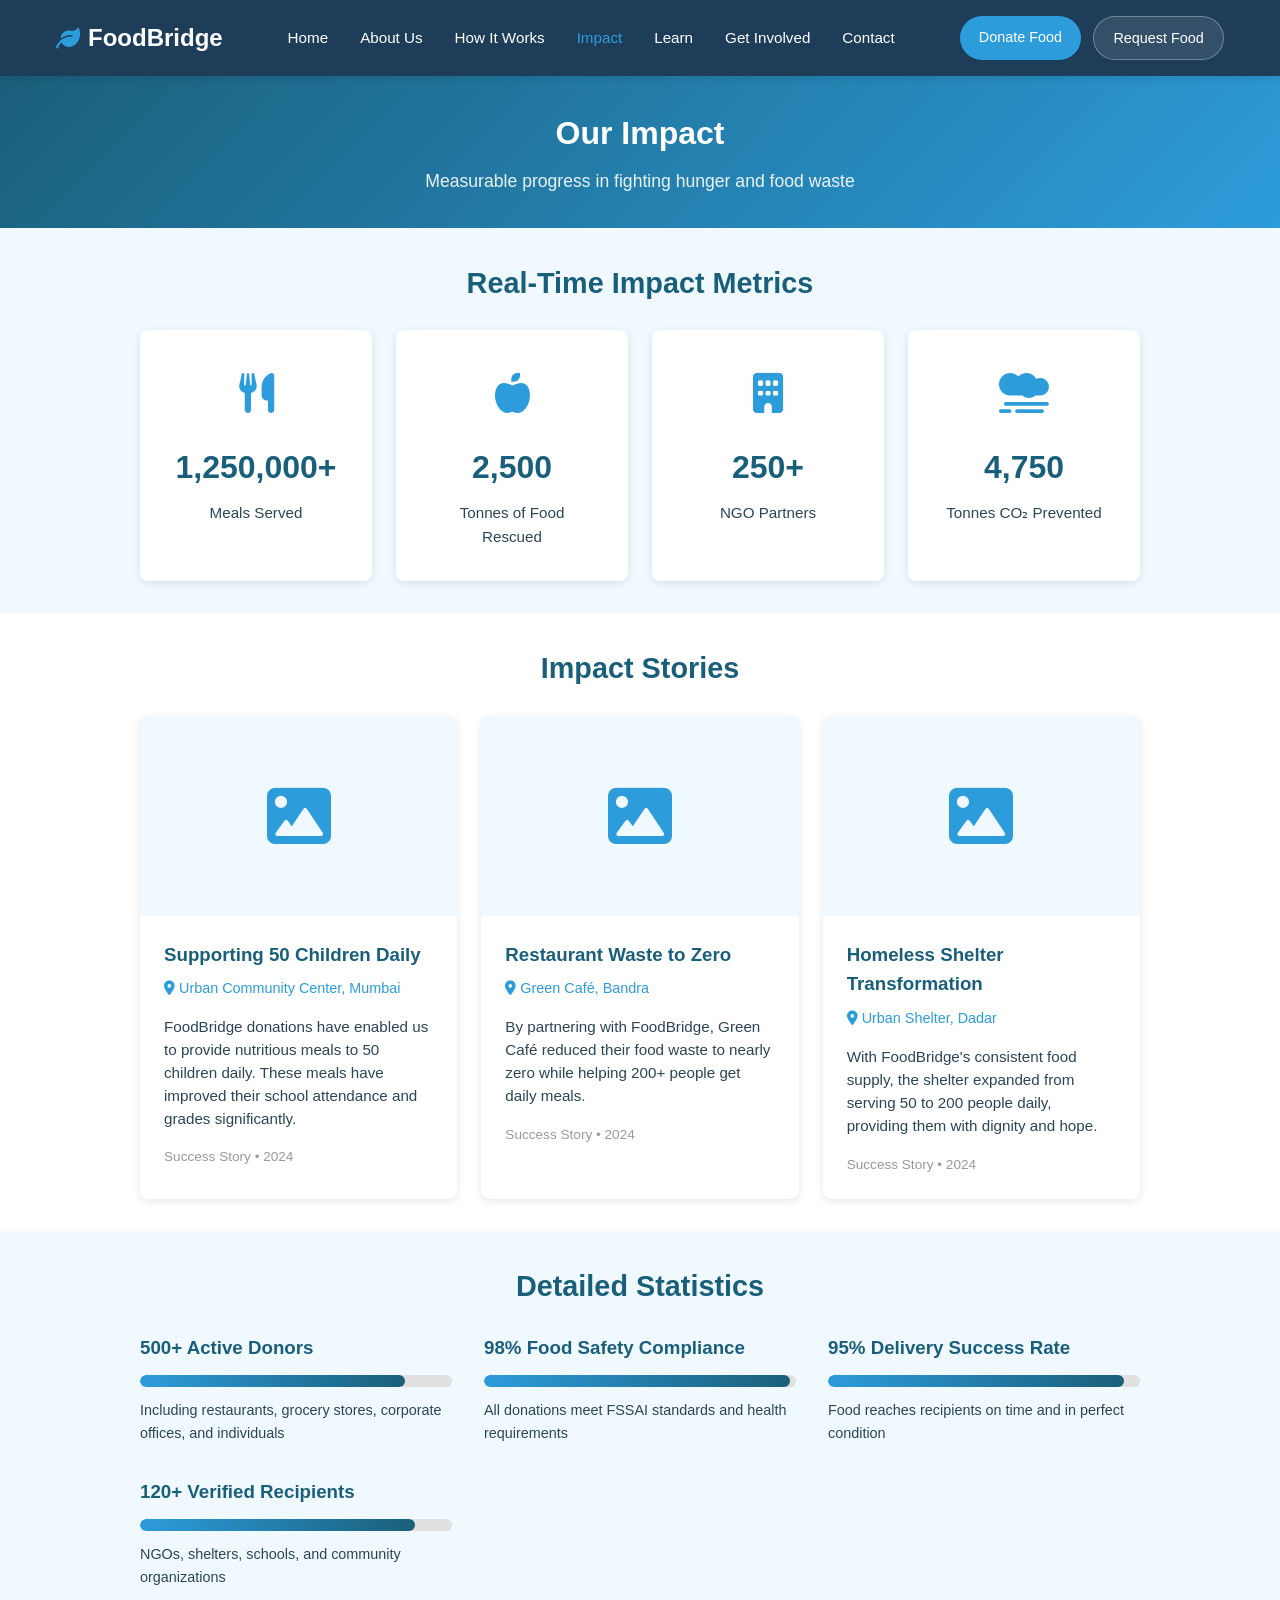
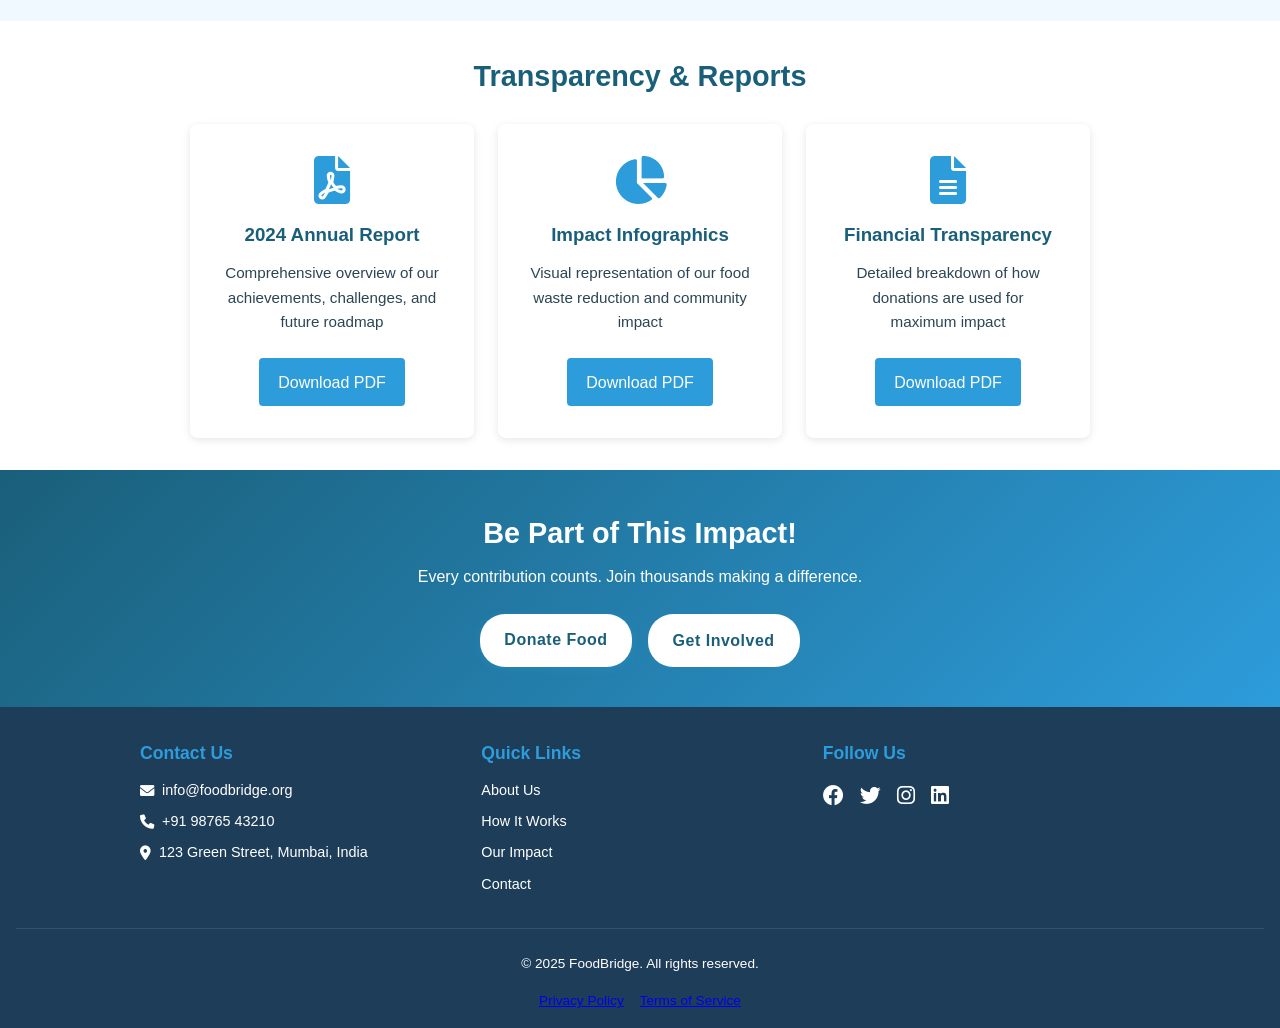
<file: impact.html>
<!DOCTYPE html>
<html lang="en">
<head>
    <meta charset="UTF-8">
    <meta name="viewport" content="width=device-width, initial-scale=1.0">
    <title>Our Impact - FoodBridge</title>
    <link rel="stylesheet" href="impact.css">
    <link rel="stylesheet" href="https://cdnjs.cloudflare.com/ajax/libs/font-awesome/6.0.0/css/all.min.css">
</head>
<body>
    <!-- Navigation Header -->
    <nav class="navbar">
        <div class="nav-container">
            <div class="nav-logo">
                <a href="index.html"><i class="fas fa-leaf"></i> FoodBridge</a>
            </div>
            <ul class="nav-menu">
                <li><a href="index.html" class="nav-link">Home</a></li>
                <li><a href="about.html" class="nav-link">About Us</a></li>
                <li><a href="how-it-works.html" class="nav-link">How It Works</a></li>
                <li><a href="impact.html" class="nav-link active">Impact</a></li>
                <li><a href="awareness.html" class="nav-link">Learn</a></li>
                <li><a href="partner.html" class="nav-link">Get Involved</a></li>
                <li><a href="contact.html" class="nav-link">Contact</a></li>
            </ul>
            <div class="nav-actions">
                <a href="donate.html" class="nav-btn donate-btn">Donate Food</a>
                <a href="request.html" class="nav-btn request-btn">Request Food</a>
            </div>
        </div>
    </nav>

    <!-- Page Title -->
    <section class="page-title">
        <h1>Our Impact</h1>
        <p>Measurable progress in fighting hunger and food waste</p>
    </section>

    <!-- Live Counters -->
    <section class="impact-counters">
        <h2>Real-Time Impact Metrics</h2>
        <div class="counters-grid">
            <div class="counter-box">
                <div class="counter-icon"><i class="fas fa-utensils"></i></div>
                <h3 class="counter">1,250,000+</h3>
                <p>Meals Served</p>
            </div>
            <div class="counter-box">
                <div class="counter-icon"><i class="fas fa-apple-alt"></i></div>
                <h3 class="counter">2,500</h3>
                <p>Tonnes of Food Rescued</p>
            </div>
            <div class="counter-box">
                <div class="counter-icon"><i class="fas fa-building"></i></div>
                <h3 class="counter">250+</h3>
                <p>NGO Partners</p>
            </div>
            <div class="counter-box">
                <div class="counter-icon"><i class="fas fa-smog"></i></div>
                <h3 class="counter">4,750</h3>
                <p>Tonnes CO₂ Prevented</p>
            </div>
        </div>
    </section>

    <!-- Impact Stories -->
    <section class="impact-stories">
        <h2>Impact Stories</h2>
        <div class="stories-grid">
            <div class="story-card">
                <div class="story-image">
                    <i class="fas fa-image"></i>
                </div>
                <h3>Supporting 50 Children Daily</h3>
                <p class="story-location"><i class="fas fa-map-marker-alt"></i> Urban Community Center, Mumbai</p>
                <p class="story-text">FoodBridge donations have enabled us to provide nutritious meals to 50 children daily. These meals have improved their school attendance and grades significantly.</p>
                <p class="story-date">Success Story • 2024</p>
            </div>

            <div class="story-card">
                <div class="story-image">
                    <i class="fas fa-image"></i>
                </div>
                <h3>Restaurant Waste to Zero</h3>
                <p class="story-location"><i class="fas fa-map-marker-alt"></i> Green Café, Bandra</p>
                <p class="story-text">By partnering with FoodBridge, Green Café reduced their food waste to nearly zero while helping 200+ people get daily meals.</p>
                <p class="story-date">Success Story • 2024</p>
            </div>

            <div class="story-card">
                <div class="story-image">
                    <i class="fas fa-image"></i>
                </div>
                <h3>Homeless Shelter Transformation</h3>
                <p class="story-location"><i class="fas fa-map-marker-alt"></i> Urban Shelter, Dadar</p>
                <p class="story-text">With FoodBridge's consistent food supply, the shelter expanded from serving 50 to 200 people daily, providing them with dignity and hope.</p>
                <p class="story-date">Success Story • 2024</p>
            </div>
        </div>
    </section>

    <!-- Statistics Breakdown -->
    <section class="statistics">
        <h2>Detailed Statistics</h2>
        <div class="stats-breakdown">
            <div class="stat-item">
                <h3>500+ Active Donors</h3>
                <div class="stat-bar">
                    <div class="stat-fill" style="width: 85%;"></div>
                </div>
                <p>Including restaurants, grocery stores, corporate offices, and individuals</p>
            </div>
            <div class="stat-item">
                <h3>98% Food Safety Compliance</h3>
                <div class="stat-bar">
                    <div class="stat-fill" style="width: 98%;"></div>
                </div>
                <p>All donations meet FSSAI standards and health requirements</p>
            </div>
            <div class="stat-item">
                <h3>95% Delivery Success Rate</h3>
                <div class="stat-bar">
                    <div class="stat-fill" style="width: 95%;"></div>
                </div>
                <p>Food reaches recipients on time and in perfect condition</p>
            </div>
            <div class="stat-item">
                <h3>120+ Verified Recipients</h3>
                <div class="stat-bar">
                    <div class="stat-fill" style="width: 88%;"></div>
                </div>
                <p>NGOs, shelters, schools, and community organizations</p>
            </div>
        </div>
    </section>

    <!-- Annual Report -->
    <section class="annual-report">
        <h2>Transparency & Reports</h2>
        <div class="reports-grid">
            <div class="report-card">
                <i class="fas fa-file-pdf"></i>
                <h3>2024 Annual Report</h3>
                <p>Comprehensive overview of our achievements, challenges, and future roadmap</p>
                <a href="#" class="download-btn">Download PDF</a>
            </div>
            <div class="report-card">
                <i class="fas fa-chart-pie"></i>
                <h3>Impact Infographics</h3>
                <p>Visual representation of our food waste reduction and community impact</p>
                <a href="#" class="download-btn">Download PDF</a>
            </div>
            <div class="report-card">
                <i class="fas fa-file-alt"></i>
                <h3>Financial Transparency</h3>
                <p>Detailed breakdown of how donations are used for maximum impact</p>
                <a href="#" class="download-btn">Download PDF</a>
            </div>
        </div>
    </section>

    <!-- Call to Action -->
    <section class="cta-footer">
        <h2>Be Part of This Impact!</h2>
        <p>Every contribution counts. Join thousands making a difference.</p>
        <div style="display: flex; gap: 1rem; justify-content: center; flex-wrap: wrap;">
            <a href="donate.html" class="cta-button">Donate Food</a>
            <a href="partner.html" class="cta-button secondary">Get Involved</a>
        </div>
    </section>

    <!-- Footer -->
    <footer>
        <div class="footer-content">
            <div class="footer-section">
                <h3>Contact Us</h3>
                <p><i class="fas fa-envelope"></i> info@foodbridge.org</p>
                <p><i class="fas fa-phone"></i> +91 98765 43210</p>
                <p><i class="fas fa-map-marker-alt"></i> 123 Green Street, Mumbai, India</p>
            </div>
            <div class="footer-section">
                <h3>Quick Links</h3>
                <ul>
                    <li><a href="about.html">About Us</a></li>
                    <li><a href="how-it-works.html">How It Works</a></li>
                    <li><a href="impact.html">Our Impact</a></li>
                    <li><a href="contact.html">Contact</a></li>
                </ul>
            </div>
            <div class="footer-section">
                <h3>Follow Us</h3>
                <div class="social-links">
                    <a href="#"><i class="fab fa-facebook"></i></a>
                    <a href="#"><i class="fab fa-twitter"></i></a>
                    <a href="#"><i class="fab fa-instagram"></i></a>
                    <a href="#"><i class="fab fa-linkedin"></i></a>
                </div>
            </div>
        </div>
        <div class="footer-bottom">
            <p>&copy; 2025 FoodBridge. All rights reserved.</p>
            <div class="legal-links">
                <a href="#">Privacy Policy</a>
                <a href="#">Terms of Service</a>
            </div>
        </div>
    </footer>

    <style>
        /* Impact Counters */
        .impact-counters {
            padding: 2rem 1rem;
            background-color: var(--light-color);
        }

        .counters-grid {
            display: grid;
            grid-template-columns: repeat(auto-fit, minmax(200px, 1fr));
            gap: 1.5rem;
            max-width: 1000px;
            margin: 0 auto;
        }

        .counter-box {
            background: white;
            padding: 2rem;
            border-radius: 8px;
            text-align: center;
            box-shadow: 0 2px 8px rgba(0, 0, 0, 0.1);
            transition: all 0.3s ease;
        }

        .counter-box:hover {
            transform: translateY(-5px);
            box-shadow: 0 4px 15px rgba(45, 156, 219, 0.2);
        }

        .counter-icon {
            font-size: 2.5rem;
            color: var(--secondary-color);
            margin-bottom: 1rem;
        }

        .counter {
            color: var(--primary-color);
            font-size: 2rem;
            margin-bottom: 0.5rem;
        }

        .counter-box p {
            color: var(--text-color);
            font-size: 0.95rem;
        }

        /* Impact Stories */
        .impact-stories {
            padding: 2rem 1rem;
        }

        .stories-grid {
            display: grid;
            grid-template-columns: repeat(auto-fit, minmax(280px, 1fr));
            gap: 1.5rem;
            max-width: 1000px;
            margin: 0 auto;
        }

        .story-card {
            background: white;
            border-radius: 8px;
            overflow: hidden;
            box-shadow: 0 2px 8px rgba(0, 0, 0, 0.1);
            transition: all 0.3s ease;
        }

        .story-card:hover {
            transform: translateY(-5px);
            box-shadow: 0 4px 15px rgba(45, 156, 219, 0.2);
        }

        .story-image {
            width: 100%;
            height: 200px;
            background: var(--light-color);
            display: flex;
            align-items: center;
            justify-content: center;
            font-size: 4rem;
            color: var(--secondary-color);
        }

        .story-card h3 {
            color: var(--primary-color);
            padding: 1.5rem 1.5rem 0;
            margin: 0;
        }

        .story-location {
            padding: 0.5rem 1.5rem;
            color: var(--secondary-color);
            font-size: 0.9rem;
            margin: 0;
        }

        .story-text {
            padding: 0.5rem 1.5rem;
            color: var(--text-color);
            font-size: 0.95rem;
            line-height: 1.5;
        }

        .story-date {
            padding: 0.5rem 1.5rem 1.5rem;
            color: #999;
            font-size: 0.85rem;
            margin: 0;
        }

        /* Statistics */
        .statistics {
            padding: 2rem 1rem;
            background-color: var(--light-color);
        }

        .stats-breakdown {
            display: grid;
            grid-template-columns: repeat(auto-fit, minmax(250px, 1fr));
            gap: 2rem;
            max-width: 1000px;
            margin: 0 auto;
        }

        .stat-item h3 {
            color: var(--primary-color);
            margin-bottom: 0.75rem;
        }

        .stat-bar {
            width: 100%;
            height: 12px;
            background: #e0e0e0;
            border-radius: 10px;
            overflow: hidden;
            margin-bottom: 0.75rem;
        }

        .stat-fill {
            height: 100%;
            background: linear-gradient(90deg, var(--secondary-color), var(--primary-color));
            border-radius: 10px;
        }

        .stat-item p {
            color: var(--text-color);
            font-size: 0.9rem;
            margin: 0;
        }

        /* Annual Report */
        .annual-report {
            padding: 2rem 1rem;
        }

        .reports-grid {
            display: grid;
            grid-template-columns: repeat(auto-fit, minmax(260px, 1fr));
            gap: 1.5rem;
            max-width: 900px;
            margin: 0 auto;
        }

        .report-card {
            background: white;
            padding: 2rem;
            border-radius: 8px;
            text-align: center;
            box-shadow: 0 2px 8px rgba(0, 0, 0, 0.1);
            transition: all 0.3s ease;
        }

        .report-card:hover {
            transform: translateY(-5px);
            box-shadow: 0 4px 15px rgba(45, 156, 219, 0.2);
        }

        .report-card i {
            font-size: 3rem;
            color: var(--secondary-color);
            margin-bottom: 1rem;
        }

        .report-card h3 {
            color: var(--primary-color);
            margin-bottom: 0.75rem;
        }

        .report-card p {
            color: var(--text-color);
            font-size: 0.95rem;
            margin-bottom: 1.5rem;
        }

        .download-btn {
            display: inline-block;
            padding: 0.7rem 1.2rem;
            background-color: var(--secondary-color);
            color: white;
            text-decoration: none;
            border-radius: 4px;
            font-weight: 500;
            transition: all 0.3s ease;
        }

        .download-btn:hover {
            background-color: var(--primary-color);
            transform: translateY(-2px);
        }
    </style>
</body>
</html>
</file>
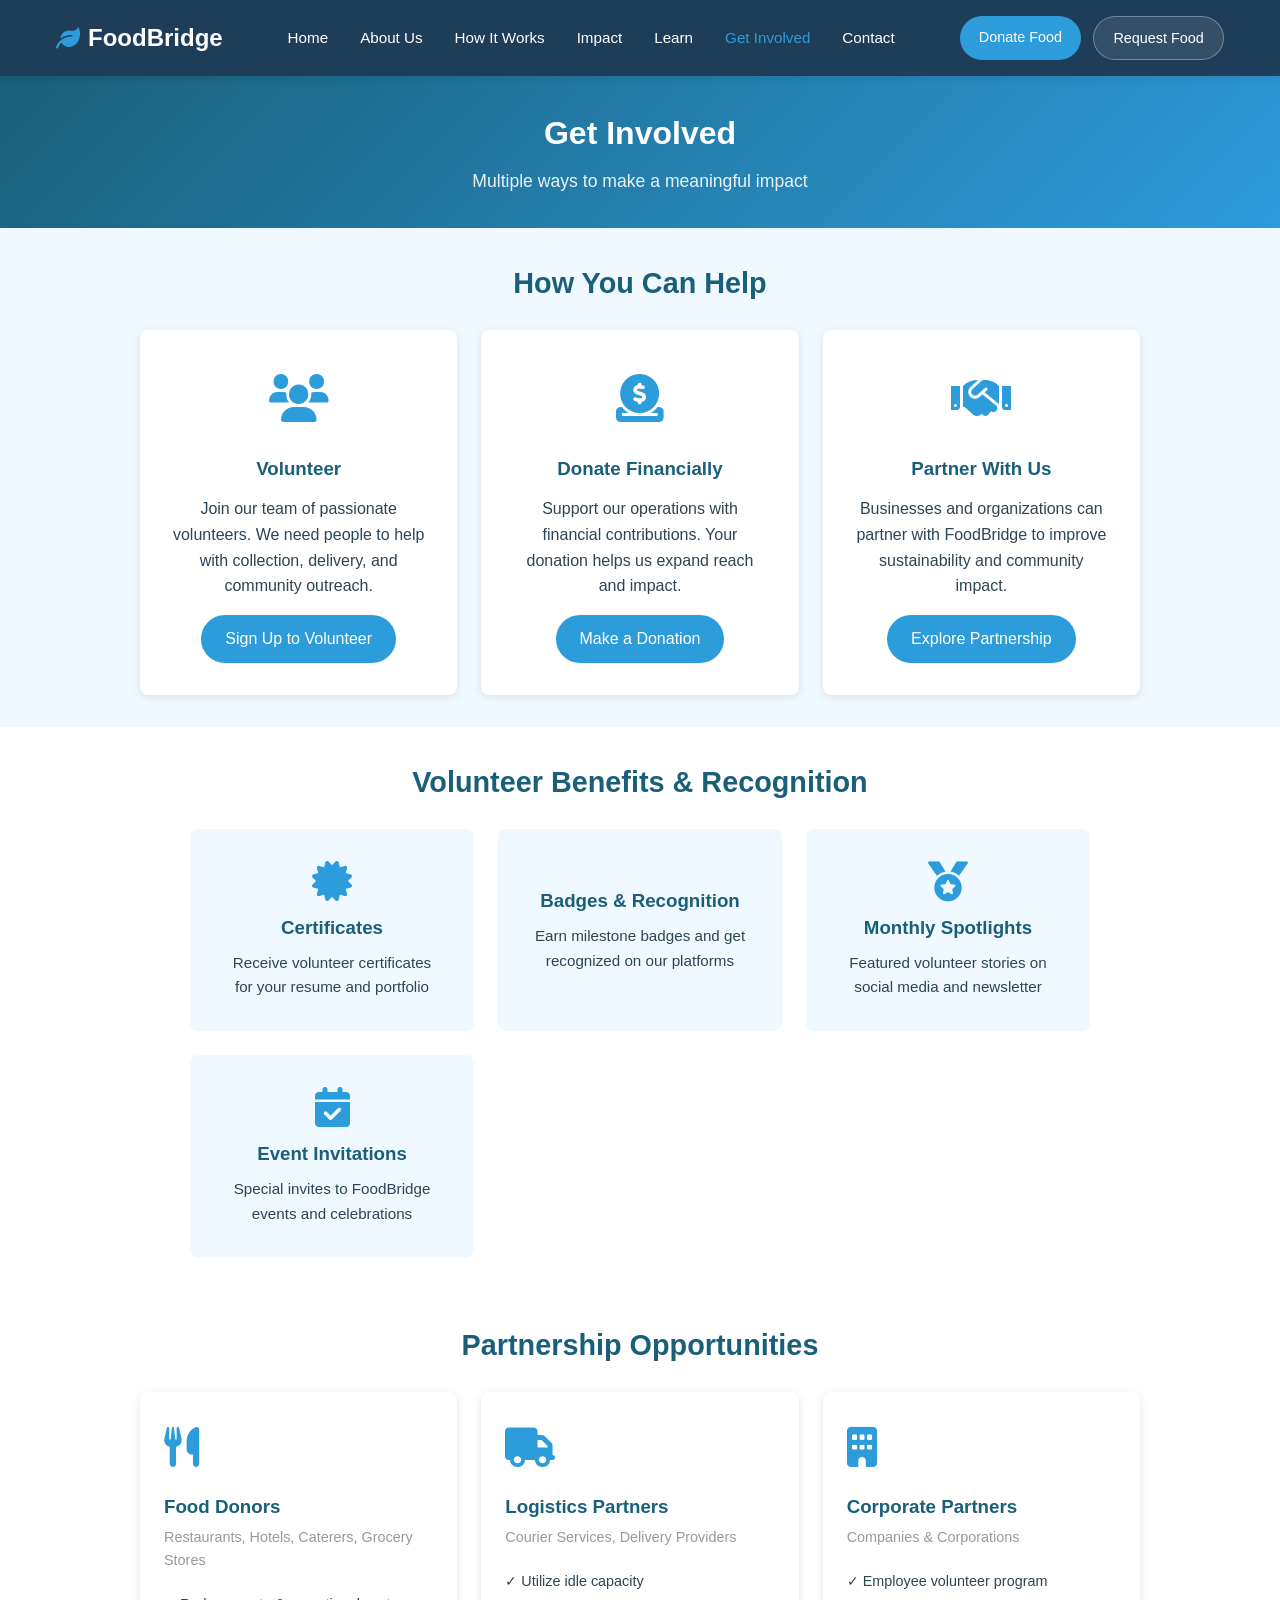
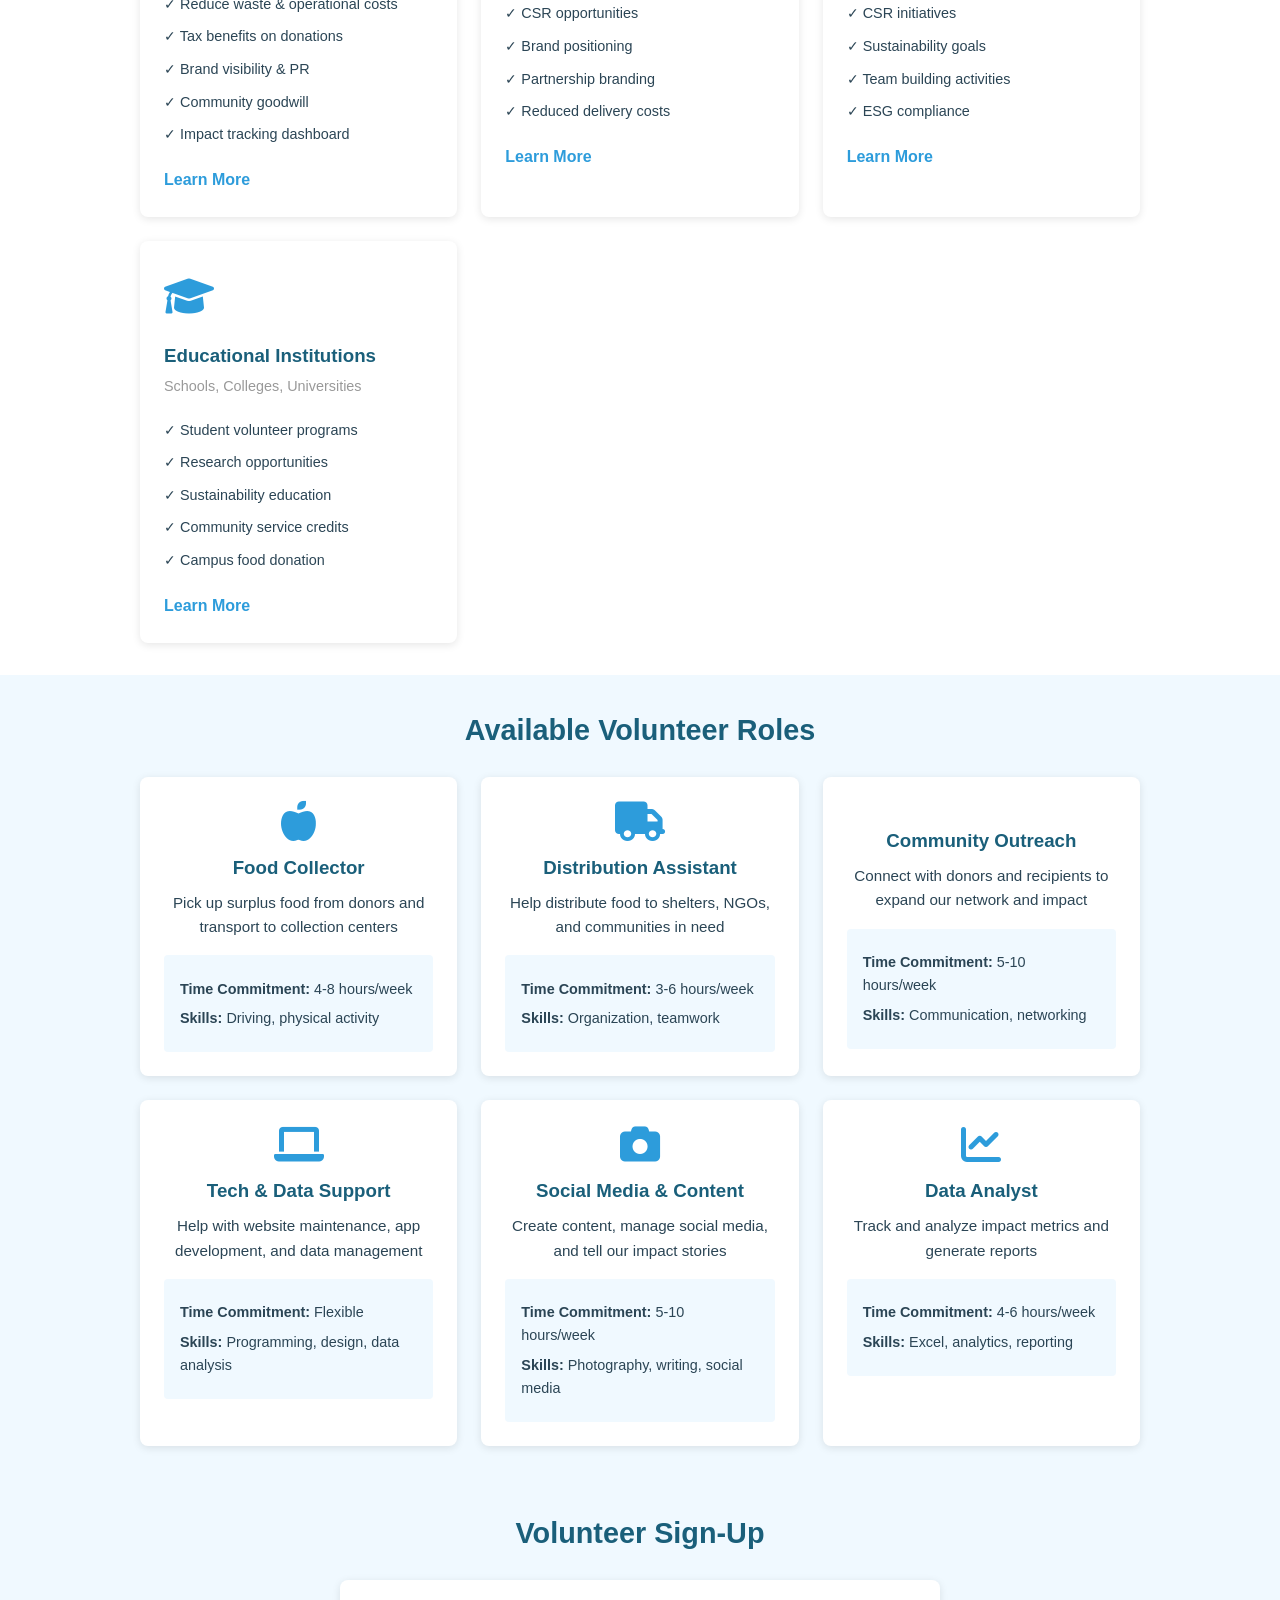
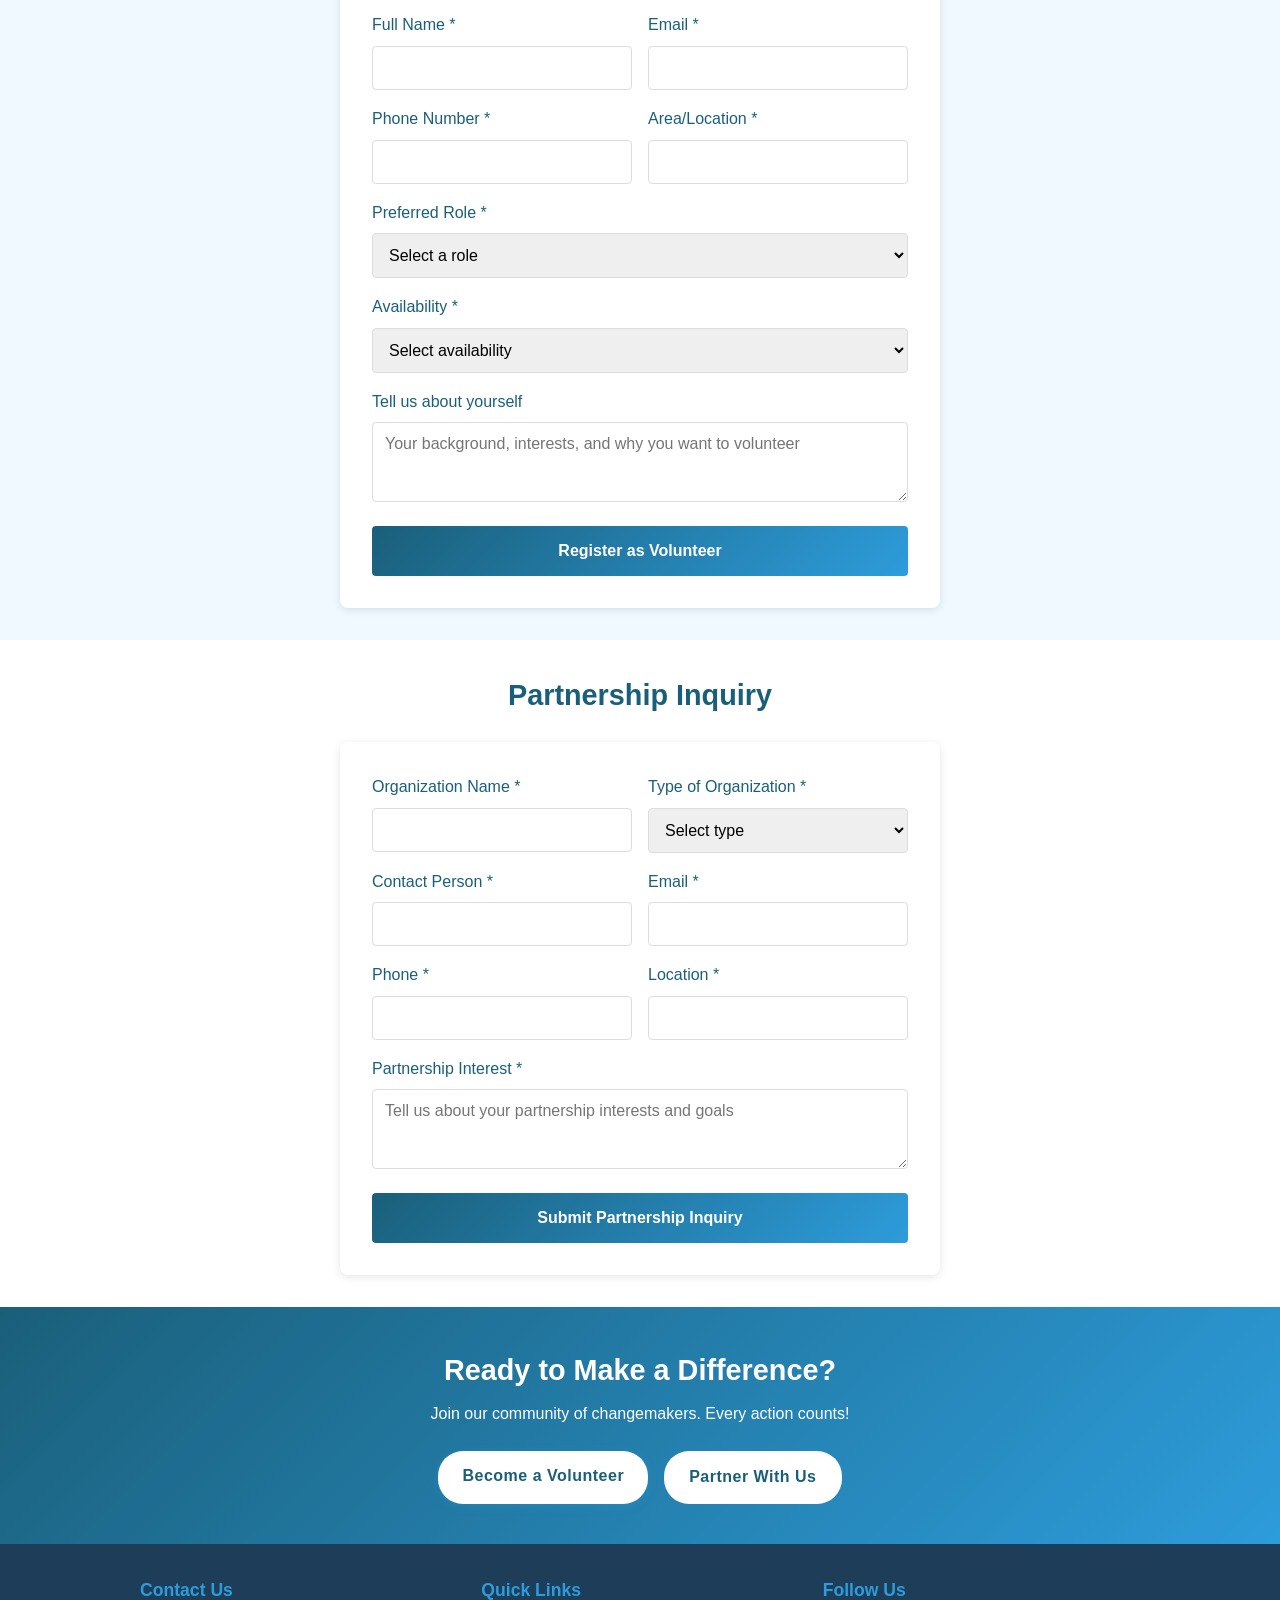
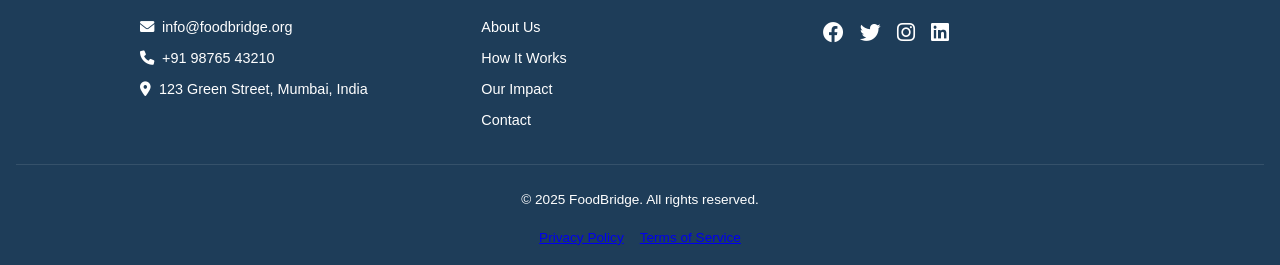
<file: partner.html>
<!DOCTYPE html>
<html lang="en">
<head>
    <meta charset="UTF-8">
    <meta name="viewport" content="width=device-width, initial-scale=1.0">
    <title>Get Involved - FoodBridge</title>
    <link rel="stylesheet" href="partner.css">
    <link rel="stylesheet" href="https://cdnjs.cloudflare.com/ajax/libs/font-awesome/6.0.0/css/all.min.css">
</head>
<body>
    <!-- Navigation Header -->
    <nav class="navbar">
        <div class="nav-container">
            <div class="nav-logo">
                <a href="index.html"><i class="fas fa-leaf"></i> FoodBridge</a>
            </div>
            <ul class="nav-menu">
                <li><a href="index.html" class="nav-link">Home</a></li>
                <li><a href="about.html" class="nav-link">About Us</a></li>
                <li><a href="how-it-works.html" class="nav-link">How It Works</a></li>
                <li><a href="impact.html" class="nav-link">Impact</a></li>
                <li><a href="awareness.html" class="nav-link">Learn</a></li>
                <li><a href="partner.html" class="nav-link active">Get Involved</a></li>
                <li><a href="contact.html" class="nav-link">Contact</a></li>
            </ul>
            <div class="nav-actions">
                <a href="donate.html" class="nav-btn donate-btn">Donate Food</a>
                <a href="request.html" class="nav-btn request-btn">Request Food</a>
            </div>
        </div>
    </nav>

    <!-- Page Title -->
    <section class="page-title">
        <h1>Get Involved</h1>
        <p>Multiple ways to make a meaningful impact</p>
    </section>

    <!-- Three Ways to Get Involved -->
    <section class="involvement-options">
        <h2>How You Can Help</h2>
        <div class="options-grid">
            <div class="option-card">
                <div class="option-icon"><i class="fas fa-users"></i></div>
                <h3>Volunteer</h3>
                <p>Join our team of passionate volunteers. We need people to help with collection, delivery, and community outreach.</p>
                <a href="#volunteer-form" class="option-btn">Sign Up to Volunteer</a>
            </div>
            <div class="option-card">
                <div class="option-icon"><i class="fas fa-donate"></i></div>
                <h3>Donate Financially</h3>
                <p>Support our operations with financial contributions. Your donation helps us expand reach and impact.</p>
                <a href="#" class="option-btn">Make a Donation</a>
            </div>
            <div class="option-card">
                <div class="option-icon"><i class="fas fa-handshake"></i></div>
                <h3>Partner With Us</h3>
                <p>Businesses and organizations can partner with FoodBridge to improve sustainability and community impact.</p>
                <a href="#partner-form" class="option-btn">Explore Partnership</a>
            </div>
        </div>
    </section>

    
    <!-- Benefits & Recognition -->
    <section class="benefits">
        <h2>Volunteer Benefits & Recognition</h2>
        <div class="benefits-grid">
            <div class="benefit-card">
                <i class="fas fa-certificate"></i>
                <h3>Certificates</h3>
                <p>Receive volunteer certificates for your resume and portfolio</p>
            </div>
            <div class="benefit-card">
                <i class="fas fa-badge"></i>
                <h3>Badges & Recognition</h3>
                <p>Earn milestone badges and get recognized on our platforms</p>
            </div>
            <div class="benefit-card">
                <i class="fas fa-medal"></i>
                <h3>Monthly Spotlights</h3>
                <p>Featured volunteer stories on social media and newsletter</p>
            </div>
            <div class="benefit-card">
                <i class="fas fa-calendar-check"></i>
                <h3>Event Invitations</h3>
                <p>Special invites to FoodBridge events and celebrations</p>
            </div>
        </div>
    </section>

    <!-- Partnership Opportunities -->
    <section class="partnerships">
        <h2>Partnership Opportunities</h2>
        <div class="partnerships-grid">
            <div class="partnership-type">
                <div class="partnership-icon"><i class="fas fa-utensils"></i></div>
                <h3>Food Donors</h3>
                <p class="partnership-desc">Restaurants, Hotels, Caterers, Grocery Stores</p>
                <ul>
                    <li>✓ Reduce waste & operational costs</li>
                    <li>✓ Tax benefits on donations</li>
                    <li>✓ Brand visibility & PR</li>
                    <li>✓ Community goodwill</li>
                    <li>✓ Impact tracking dashboard</li>
                </ul>
                <a href="#partner-form" class="learn-more">Learn More</a>
            </div>

            <div class="partnership-type">
                <div class="partnership-icon"><i class="fas fa-truck"></i></div>
                <h3>Logistics Partners</h3>
                <p class="partnership-desc">Courier Services, Delivery Providers</p>
                <ul>
                    <li>✓ Utilize idle capacity</li>
                    <li>✓ CSR opportunities</li>
                    <li>✓ Brand positioning</li>
                    <li>✓ Partnership branding</li>
                    <li>✓ Reduced delivery costs</li>
                </ul>
                <a href="#partner-form" class="learn-more">Learn More</a>
            </div>

            <div class="partnership-type">
                <div class="partnership-icon"><i class="fas fa-building"></i></div>
                <h3>Corporate Partners</h3>
                <p class="partnership-desc">Companies & Corporations</p>
                <ul>
                    <li>✓ Employee volunteer program</li>
                    <li>✓ CSR initiatives</li>
                    <li>✓ Sustainability goals</li>
                    <li>✓ Team building activities</li>
                    <li>✓ ESG compliance</li>
                </ul>
                <a href="#partner-form" class="learn-more">Learn More</a>
            </div>

            <div class="partnership-type">
                <div class="partnership-icon"><i class="fas fa-graduation-cap"></i></div>
                <h3>Educational Institutions</h3>
                <p class="partnership-desc">Schools, Colleges, Universities</p>
                <ul>
                    <li>✓ Student volunteer programs</li>
                    <li>✓ Research opportunities</li>
                    <li>✓ Sustainability education</li>
                    <li>✓ Community service credits</li>
                    <li>✓ Campus food donation</li>
                </ul>
                <a href="#partner-form" class="learn-more">Learn More</a>
            </div>
        </div>
    </section>

    <!-- Volunteer Roles -->
    <section class="volunteer-roles">
        <h2>Available Volunteer Roles</h2>
        <div class="roles-grid">
            <div class="role-card">
                <i class="fas fa-apple-alt"></i>
                <h3>Food Collector</h3>
                <p>Pick up surplus food from donors and transport to collection centers</p>
                <div class="role-details">
                    <p><strong>Time Commitment:</strong> 4-8 hours/week</p>
                    <p><strong>Skills:</strong> Driving, physical activity</p>
                </div>
            </div>

            <div class="role-card">
                <i class="fas fa-truck"></i>
                <h3>Distribution Assistant</h3>
                <p>Help distribute food to shelters, NGOs, and communities in need</p>
                <div class="role-details">
                    <p><strong>Time Commitment:</strong> 3-6 hours/week</p>
                    <p><strong>Skills:</strong> Organization, teamwork</p>
                </div>
            </div>

            <div class="role-card">
                <i class="fas fa-megaphone"></i>
                <h3>Community Outreach</h3>
                <p>Connect with donors and recipients to expand our network and impact</p>
                <div class="role-details">
                    <p><strong>Time Commitment:</strong> 5-10 hours/week</p>
                    <p><strong>Skills:</strong> Communication, networking</p>
                </div>
            </div>

            <div class="role-card">
                <i class="fas fa-laptop"></i>
                <h3>Tech & Data Support</h3>
                <p>Help with website maintenance, app development, and data management</p>
                <div class="role-details">
                    <p><strong>Time Commitment:</strong> Flexible</p>
                    <p><strong>Skills:</strong> Programming, design, data analysis</p>
                </div>
            </div>

            <div class="role-card">
                <i class="fas fa-camera"></i>
                <h3>Social Media & Content</h3>
                <p>Create content, manage social media, and tell our impact stories</p>
                <div class="role-details">
                    <p><strong>Time Commitment:</strong> 5-10 hours/week</p>
                    <p><strong>Skills:</strong> Photography, writing, social media</p>
                </div>
            </div>

            <div class="role-card">
                <i class="fas fa-chart-line"></i>
                <h3>Data Analyst</h3>
                <p>Track and analyze impact metrics and generate reports</p>
                <div class="role-details">
                    <p><strong>Time Commitment:</strong> 4-6 hours/week</p>
                    <p><strong>Skills:</strong> Excel, analytics, reporting</p>
                </div>
            </div>
        </div>
    </section>

    <!-- Volunteer Form -->
    <section class="volunteer-signup" id="volunteer-form">
        <h2>Volunteer Sign-Up</h2>
        <form id="volunteerForm" action="/api/volunteers" method="POST">
            <div class="form-row">
                <div class="form-group">
                    <label for="volName">Full Name *</label>
                    <input type="text" id="volName" name="volName" required>
                </div>
                <div class="form-group">
                    <label for="volEmail">Email *</label>
                    <input type="email" id="volEmail" name="volEmail" required>
                </div>
            </div>

            <div class="form-row">
                <div class="form-group">
                    <label for="volPhone">Phone Number *</label>
                    <input type="tel" id="volPhone" name="volPhone" required>
                </div>
                <div class="form-group">
                    <label for="volArea">Area/Location *</label>
                    <input type="text" id="volArea" name="volArea" required>
                </div>
            </div>

            <div class="form-group">
                <label for="volRole">Preferred Role *</label>
                <select id="volRole" name="volRole" required>
                    <option value="">Select a role</option>
                    <option value="food-collector">Food Collector</option>
                    <option value="distribution">Distribution Assistant</option>
                    <option value="outreach">Community Outreach</option>
                    <option value="tech">Tech & Data Support</option>
                    <option value="content">Social Media & Content</option>
                    <option value="analyst">Data Analyst</option>
                </select>
            </div>

            <div class="form-group">
                <label for="volAvailability">Availability *</label>
                <select id="volAvailability" name="volAvailability" required>
                    <option value="">Select availability</option>
                    <option value="weekdays">Weekdays</option>
                    <option value="weekends">Weekends</option>
                    <option value="flexible">Flexible</option>
                </select>
            </div>

            <div class="form-group">
                <label for="volBio">Tell us about yourself</label>
                <textarea id="volBio" name="volBio" rows="3" placeholder="Your background, interests, and why you want to volunteer"></textarea>
            </div>

            <button type="submit" class="submit-btn">Register as Volunteer</button>
        </form>
    </section>

    <!-- Partner Form -->
    <section class="partner-signup" id="partner-form">
        <h2>Partnership Inquiry</h2>
        <form id="partnerForm" action="/api/partnerships" method="POST">
            <div class="form-row">
                <div class="form-group">
                    <label for="partName">Organization Name *</label>
                    <input type="text" id="partName" name="partName" required>
                </div>
                <div class="form-group">
                    <label for="partType">Type of Organization *</label>
                    <select id="partType" name="partType" required>
                        <option value="">Select type</option>
                        <option value="restaurant">Restaurant / Catering</option>
                        <option value="grocery">Grocery Store</option>
                        <option value="logistics">Logistics Company</option>
                        <option value="corporate">Corporate</option>
                        <option value="education">Educational Institution</option>
                        <option value="other">Other</option>
                    </select>
                </div>
            </div>

            <div class="form-row">
                <div class="form-group">
                    <label for="partContact">Contact Person *</label>
                    <input type="text" id="partContact" name="partContact" required>
                </div>
                <div class="form-group">
                    <label for="partEmail">Email *</label>
                    <input type="email" id="partEmail" name="partEmail" required>
                </div>
            </div>

            <div class="form-row">
                <div class="form-group">
                    <label for="partPhone">Phone *</label>
                    <input type="tel" id="partPhone" name="partPhone" required>
                </div>
                <div class="form-group">
                    <label for="partLocation">Location *</label>
                    <input type="text" id="partLocation" name="partLocation" required>
                </div>
            </div>

            <div class="form-group">
                <label for="partInterest">Partnership Interest *</label>
                <textarea id="partInterest" name="partInterest" rows="3" placeholder="Tell us about your partnership interests and goals"></textarea>
            </div>

            <button type="submit" class="submit-btn">Submit Partnership Inquiry</button>
        </form>
    </section>

    <!-- Call to Action -->
    <section class="cta-footer">
        <h2>Ready to Make a Difference?</h2>
        <p>Join our community of changemakers. Every action counts!</p>
        <div style="display: flex; gap: 1rem; justify-content: center; flex-wrap: wrap;">
            <a href="#volunteer-form" class="cta-button">Become a Volunteer</a>
            <a href="#partner-form" class="cta-button secondary">Partner With Us</a>
        </div>
    </section>

    <!-- Footer -->
    <footer>
        <div class="footer-content">
            <div class="footer-section">
                <h3>Contact Us</h3>
                <p><i class="fas fa-envelope"></i> info@foodbridge.org</p>
                <p><i class="fas fa-phone"></i> +91 98765 43210</p>
                <p><i class="fas fa-map-marker-alt"></i> 123 Green Street, Mumbai, India</p>
            </div>
            <div class="footer-section">
                <h3>Quick Links</h3>
                <ul>
                    <li><a href="about.html">About Us</a></li>
                    <li><a href="how-it-works.html">How It Works</a></li>
                    <li><a href="impact.html">Our Impact</a></li>
                    <li><a href="contact.html">Contact</a></li>
                </ul>
            </div>
            <div class="footer-section">
                <h3>Follow Us</h3>
                <div class="social-links">
                    <a href="#"><i class="fab fa-facebook"></i></a>
                    <a href="#"><i class="fab fa-twitter"></i></a>
                    <a href="#"><i class="fab fa-instagram"></i></a>
                    <a href="#"><i class="fab fa-linkedin"></i></a>
                </div>
            </div>
        </div>
        <div class="footer-bottom">
            <p>&copy; 2025 FoodBridge. All rights reserved.</p>
            <div class="legal-links">
                <a href="#">Privacy Policy</a>
                <a href="#">Terms of Service</a>
            </div>
        </div>
    </footer>

    <style>
        /* Involvement Options */
        .involvement-options {
            padding: 2rem 1rem;
            background-color: var(--light-color);
        }

        .options-grid {
            display: grid;
            grid-template-columns: repeat(auto-fit, minmax(260px, 1fr));
            gap: 1.5rem;
            max-width: 1000px;
            margin: 0 auto;
        }

        .option-card {
            background: white;
            padding: 2rem;
            border-radius: 8px;
            text-align: center;
            box-shadow: 0 2px 8px rgba(0, 0, 0, 0.1);
            transition: all 0.3s ease;
        }

        .option-card:hover {
            transform: translateY(-5px);
            box-shadow: 0 4px 15px rgba(45, 156, 219, 0.2);
        }

        .option-icon {
            font-size: 3rem;
            color: var(--secondary-color);
            margin-bottom: 1rem;
        }

        .option-card h3 {
            color: var(--primary-color);
            margin-bottom: 0.75rem;
        }

        .option-btn {
            display: inline-block;
            padding: 0.7rem 1.5rem;
            background-color: var(--secondary-color);
            color: white;
            text-decoration: none;
            border-radius: 25px;
            font-weight: 500;
            margin-top: 1rem;
            transition: all 0.3s ease;
        }

        .option-btn:hover {
            background-color: var(--primary-color);
            transform: translateY(-2px);
        }

        /* Partnerships */
        .partnerships {
            padding: 2rem 1rem;
        }

        .partnerships-grid {
            display: grid;
            grid-template-columns: repeat(auto-fit, minmax(240px, 1fr));
            gap: 1.5rem;
            max-width: 1000px;
            margin: 0 auto;
        }

        .partnership-type {
            background: white;
            padding: 1.5rem;
            border-radius: 8px;
            box-shadow: 0 2px 8px rgba(0, 0, 0, 0.1);
            transition: all 0.3s ease;
        }

        .partnership-type:hover {
            transform: translateY(-5px);
            box-shadow: 0 4px 15px rgba(45, 156, 219, 0.2);
        }

        .partnership-icon {
            font-size: 2.5rem;
            color: var(--secondary-color);
            margin-bottom: 0.75rem;
        }

        .partnership-type h3 {
            color: var(--primary-color);
            margin-bottom: 0.25rem;
        }

        .partnership-desc {
            color: #999;
            font-size: 0.9rem;
            margin-bottom: 1rem;
        }

        .partnership-type ul {
            list-style: none;
            margin-bottom: 1rem;
        }

        .partnership-type li {
            padding: 0.3rem 0;
            color: var(--text-color);
            font-size: 0.9rem;
        }

        .learn-more {
            color: var(--secondary-color);
            text-decoration: none;
            font-weight: 600;
            transition: color 0.3s ease;
        }

        .learn-more:hover {
            color: var(--primary-color);
        }

        /* Volunteer Roles */
        .volunteer-roles {
            padding: 2rem 1rem;
            background-color: var(--light-color);
        }

        .roles-grid {
            display: grid;
            grid-template-columns: repeat(auto-fit, minmax(260px, 1fr));
            gap: 1.5rem;
            max-width: 1000px;
            margin: 0 auto;
        }

        .role-card {
            background: white;
            padding: 1.5rem;
            border-radius: 8px;
            text-align: center;
            box-shadow: 0 2px 8px rgba(0, 0, 0, 0.1);
        }

        .role-card i {
            font-size: 2.5rem;
            color: var(--secondary-color);
            margin-bottom: 0.75rem;
        }

        .role-card h3 {
            color: var(--primary-color);
            margin-bottom: 0.5rem;
        }

        .role-card p {
            color: var(--text-color);
            font-size: 0.95rem;
            margin-bottom: 1rem;
        }

        .role-details {
            text-align: left;
            background: var(--light-color);
            padding: 1rem;
            border-radius: 4px;
        }

        .role-details p {
            margin: 0.4rem 0;
            font-size: 0.9rem;
        }

        /* Forms */
        .volunteer-signup,
        .partner-signup {
            padding: 2rem 1rem;
        }

        .volunteer-signup {
            background-color: var(--light-color);
        }

        .volunteer-signup form,
        .partner-signup form {
            max-width: 600px;
            margin: 0 auto;
            background: white;
            padding: 2rem;
            border-radius: 8px;
            box-shadow: 0 2px 8px rgba(0, 0, 0, 0.1);
        }

        .form-row {
            display: grid;
            grid-template-columns: repeat(auto-fit, minmax(250px, 1fr));
            gap: 1rem;
        }

        .form-group {
            margin-bottom: 1rem;
        }

        .form-group label {
            display: block;
            margin-bottom: 0.5rem;
            color: var(--primary-color);
            font-weight: 500;
        }

        .form-group input,
        .form-group select,
        .form-group textarea {
            width: 100%;
            padding: 0.75rem;
            border: 1px solid #ddd;
            border-radius: 4px;
            font-family: inherit;
            font-size: 1rem;
            transition: border-color 0.3s ease;
        }

        .form-group input:focus,
        .form-group select:focus,
        .form-group textarea:focus {
            outline: none;
            border-color: var(--secondary-color);
            box-shadow: 0 0 0 2px rgba(45, 156, 219, 0.1);
        }

        .submit-btn {
            width: 100%;
            padding: 1rem;
            background: linear-gradient(135deg, var(--primary-color), var(--secondary-color));
            color: white;
            border: none;
            border-radius: 4px;
            font-size: 1rem;
            font-weight: 600;
            cursor: pointer;
            transition: all 0.3s ease;
        }

        .submit-btn:hover {
            transform: translateY(-2px);
            box-shadow: 0 4px 15px rgba(45, 156, 219, 0.3);
        }

        /* Benefits */
        .benefits {
            padding: 2rem 1rem;
        }

        .benefits-grid {
            display: grid;
            grid-template-columns: repeat(auto-fit, minmax(220px, 1fr));
            gap: 1.5rem;
            max-width: 900px;
            margin: 0 auto;
        }

        .benefit-card {
            background: var(--light-color);
            padding: 2rem;
            border-radius: 8px;
            text-align: center;
        }

        .benefit-card i {
            font-size: 2.5rem;
            color: var(--secondary-color);
            margin-bottom: 0.75rem;
        }

        .benefit-card h3 {
            color: var(--primary-color);
            margin-bottom: 0.5rem;
        }

        .benefit-card p {
            color: var(--text-color);
            font-size: 0.95rem;
        }

        @media (max-width: 768px) {
            .form-row {
                grid-template-columns: 1fr;
            }
        }
    </style>

    <script src="forms.js"></script>
</body>
</html>
</file>
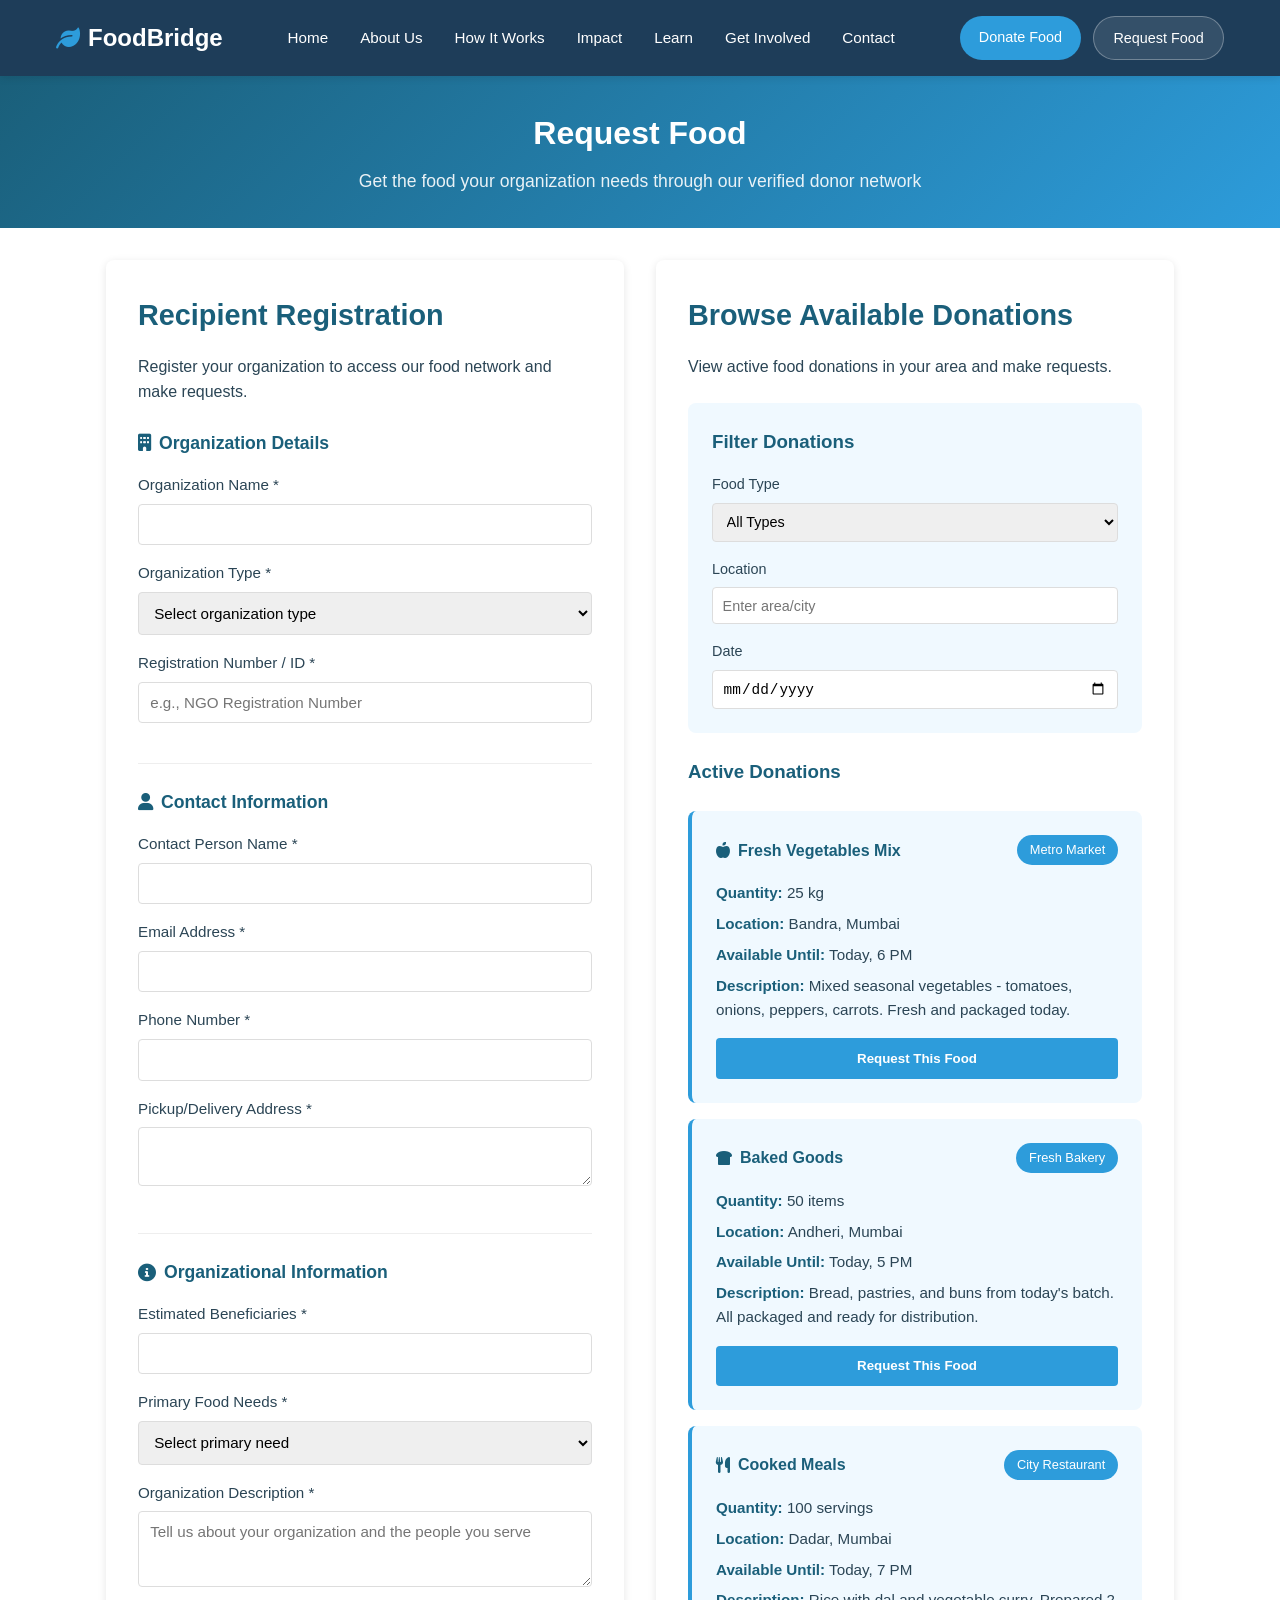
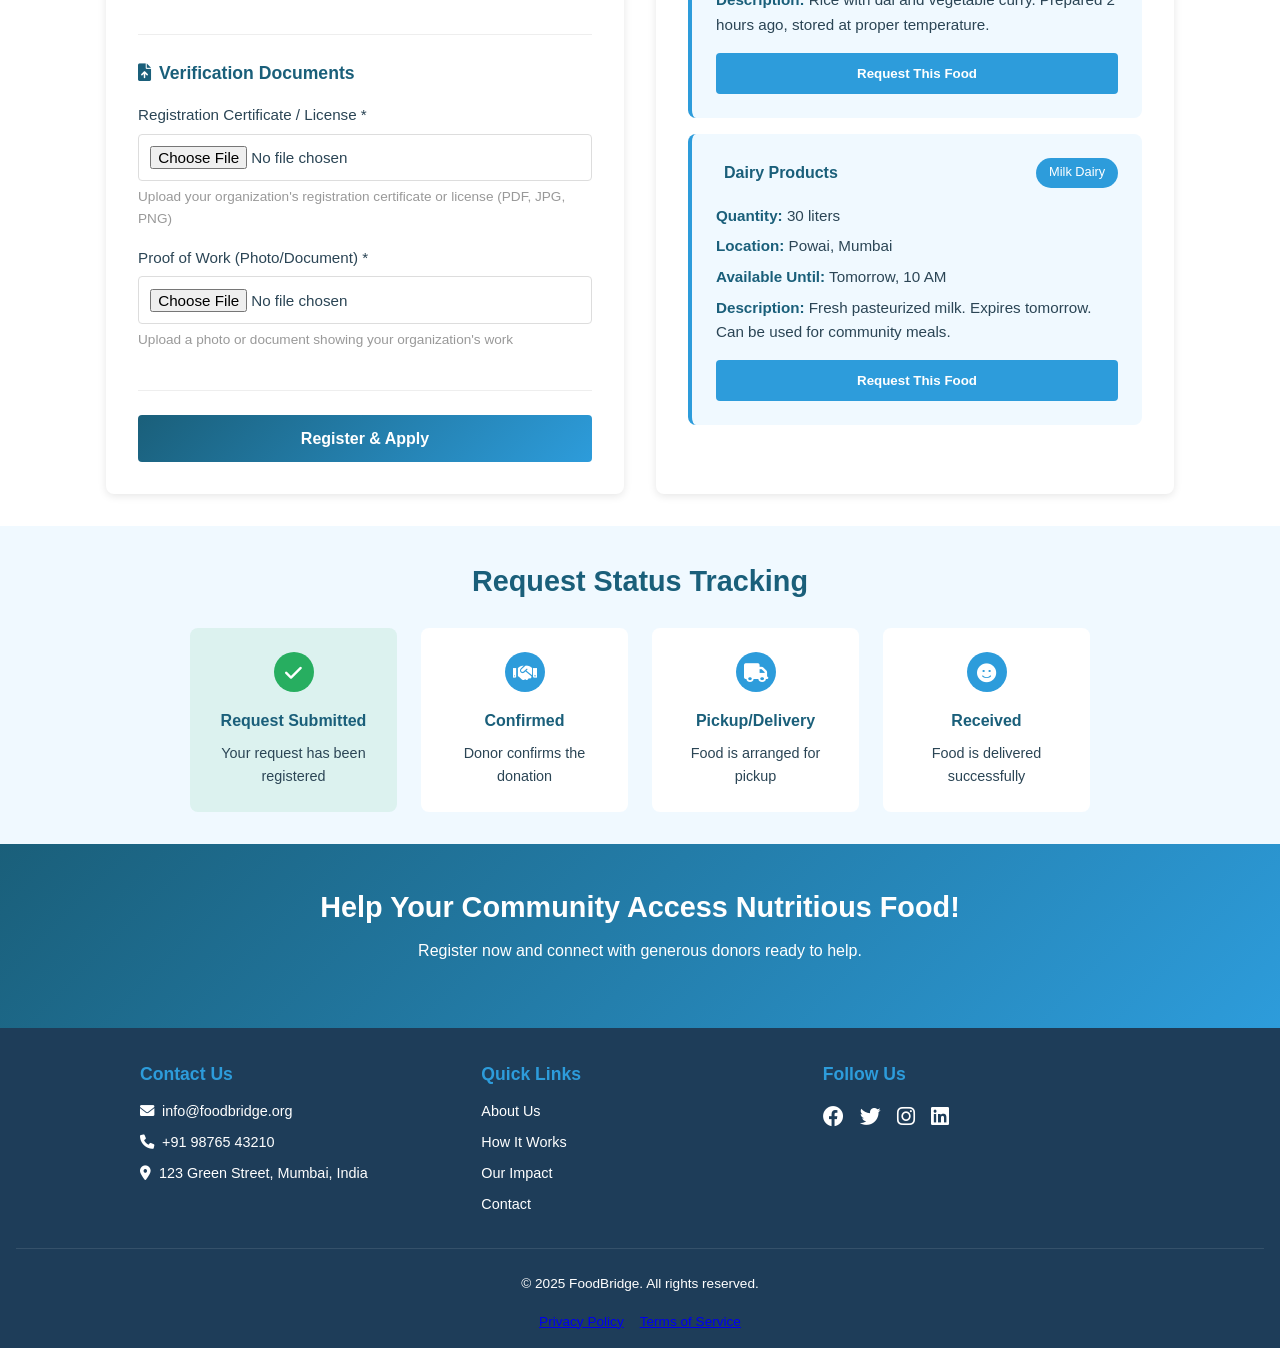
<file: request.html>
<!DOCTYPE html>
<html lang="en">
<head>
    <meta charset="UTF-8">
    <meta name="viewport" content="width=device-width, initial-scale=1.0">
    <title>Request Food - FoodBridge</title>
    <link rel="stylesheet" href="request.css">
    <link rel="stylesheet" href="https://cdnjs.cloudflare.com/ajax/libs/font-awesome/6.0.0/css/all.min.css">
</head>
<body>
    <!-- Navigation Header -->
    <nav class="navbar">
        <div class="nav-container">
            <div class="nav-logo">
                <a href="index.html"><i class="fas fa-leaf"></i> FoodBridge</a>
            </div>
            <ul class="nav-menu">
                <li><a href="index.html" class="nav-link">Home</a></li>
                <li><a href="about.html" class="nav-link">About Us</a></li>
                <li><a href="how-it-works.html" class="nav-link">How It Works</a></li>
                <li><a href="impact.html" class="nav-link">Impact</a></li>
                <li><a href="awareness.html" class="nav-link">Learn</a></li>
                <li><a href="partner.html" class="nav-link">Get Involved</a></li>
                <li><a href="contact.html" class="nav-link">Contact</a></li>
            </ul>
            <div class="nav-actions">
                <a href="donate.html" class="nav-btn donate-btn">Donate Food</a>
                <a href="request.html" class="nav-btn request-btn">Request Food</a>
            </div>
        </div>
    </nav>

    <!-- Page Title -->
    <section class="page-title">
        <h1>Request Food</h1>
        <p>Get the food your organization needs through our verified donor network</p>
    </section>

    <!-- Main Content -->
    <section class="request-container">
        <div class="request-content">
            <!-- Registration Section -->
            <div class="recipient-section">
                <h2>Recipient Registration</h2>
                <p class="section-intro">Register your organization to access our food network and make requests.</p>
                
                <form id="recipientForm" action="/api/requests" method="POST" enctype="multipart/form-data">
                    <!-- Organization Details -->
                    <div class="form-section">
                        <h3><i class="fas fa-building"></i> Organization Details</h3>
                        <div class="form-group">
                            <label for="orgName">Organization Name *</label>
                            <input type="text" id="orgName" name="orgName" required>
                        </div>
                        <div class="form-group">
                            <label for="orgType">Organization Type *</label>
                            <select id="orgType" name="orgType" required>
                                <option value="">Select organization type</option>
                                <option value="ngo">NGO / Non-profit</option>
                                <option value="shelter">Homeless Shelter</option>
                                <option value="kitchen">Community Kitchen</option>
                                <option value="school">School / Educational Institution</option>
                                <option value="hospital">Hospital / Medical Facility</option>
                                <option value="prison">Prison / Correctional Facility</option>
                                <option value="other">Other</option>
                            </select>
                        </div>
                        <div class="form-group">
                            <label for="regNumber">Registration Number / ID *</label>
                            <input type="text" id="regNumber" name="regNumber" placeholder="e.g., NGO Registration Number" required>
                        </div>
                    </div>

                    <!-- Contact Information -->
                    <div class="form-section">
                        <h3><i class="fas fa-user"></i> Contact Information</h3>
                        <div class="form-group">
                            <label for="contactName">Contact Person Name *</label>
                            <input type="text" id="contactName" name="contactName" required>
                        </div>
                        <div class="form-group">
                            <label for="contactEmail">Email Address *</label>
                            <input type="email" id="contactEmail" name="contactEmail" required>
                        </div>
                        <div class="form-group">
                            <label for="contactPhone">Phone Number *</label>
                            <input type="tel" id="contactPhone" name="contactPhone" required>
                        </div>
                        <div class="form-group">
                            <label for="pickupAddress">Pickup/Delivery Address *</label>
                            <textarea id="pickupAddress" name="pickupAddress" rows="2" required></textarea>
                        </div>
                    </div>

                    <!-- Organizational Information -->
                    <div class="form-section">
                        <h3><i class="fas fa-info-circle"></i> Organizational Information</h3>
                        <div class="form-group">
                            <label for="beneficiaries">Estimated Beneficiaries *</label>
                            <input type="number" id="beneficiaries" name="beneficiaries" min="1" required>
                        </div>
                        <div class="form-group">
                            <label for="foodNeeds">Primary Food Needs *</label>
                            <select id="foodNeeds" name="foodNeeds" required>
                                <option value="">Select primary need</option>
                                <option value="cooked-meals">Cooked Meals</option>
                                <option value="groceries">Groceries</option>
                                <option value="produce">Fresh Produce</option>
                                <option value="packaged">Packaged Foods</option>
                                <option value="any">Any Available Food</option>
                            </select>
                        </div>
                        <div class="form-group">
                            <label for="description">Organization Description *</label>
                            <textarea id="description" name="description" rows="3" placeholder="Tell us about your organization and the people you serve" required></textarea>
                        </div>
                    </div>

                    <!-- Document Upload -->
                    <div class="form-section">
                        <h3><i class="fas fa-file-upload"></i> Verification Documents</h3>
                        <div class="form-group">
                            <label for="registration">Registration Certificate / License *</label>
                            <input type="file" id="registration" name="registration" accept=".pdf,.jpg,.jpeg,.png" required>
                            <small>Upload your organization's registration certificate or license (PDF, JPG, PNG)</small>
                        </div>
                        <div class="form-group">
                            <label for="proof">Proof of Work (Photo/Document) *</label>
                            <input type="file" id="proof" name="proof" accept=".pdf,.jpg,.jpeg,.png" required>
                            <small>Upload a photo or document showing your organization's work</small>
                        </div>
                    </div>

                    <button type="submit" class="submit-btn">Register & Apply</button>
                </form>
            </div>

            <!-- Browse & Request Section -->
            <div class="browse-section">
                <h2>Browse Available Donations</h2>
                <p class="section-intro">View active food donations in your area and make requests.</p>

                <!-- Filters -->
                <div class="filters-box">
                    <h3>Filter Donations</h3>
                    <div class="filter-grid">
                        <div class="filter-group">
                            <label for="filterType">Food Type</label>
                            <select id="filterType">
                                <option value="">All Types</option>
                                <option value="cooked">Cooked Food</option>
                                <option value="packaged">Packaged</option>
                                <option value="produce">Fresh Produce</option>
                            </select>
                        </div>
                        <div class="filter-group">
                            <label for="filterLocation">Location</label>
                            <input type="text" id="filterLocation" placeholder="Enter area/city">
                        </div>
                        <div class="filter-group">
                            <label for="filterDate">Date</label>
                            <input type="date" id="filterDate">
                        </div>
                    </div>
                </div>

                <!-- Active Donations List -->
                <div class="donations-list">
                    <h3>Active Donations</h3>
                    
                    <div class="donation-item" data-food-type="produce" data-location="bandra mumbai" data-available-date="2026-06-17">
                        <div class="donation-header">
                            <h4><i class="fas fa-apple-alt"></i> Fresh Vegetables Mix</h4>
                            <span class="donor-badge">Metro Market</span>
                        </div>
                        <div class="donation-details">
                            <p><strong>Quantity:</strong> 25 kg</p>
                            <p><strong>Location:</strong> Bandra, Mumbai</p>
                            <p><strong>Available Until:</strong> Today, 6 PM</p>
                            <p><strong>Description:</strong> Mixed seasonal vegetables - tomatoes, onions, peppers, carrots. Fresh and packaged today.</p>
                        </div>
                        <button type="button" class="request-donation-btn">Request This Food</button>
                    </div>

                    <div class="donation-item" data-food-type="packaged" data-location="andheri mumbai" data-available-date="2026-06-17">
                        <div class="donation-header">
                            <h4><i class="fas fa-bread-slice"></i> Baked Goods</h4>
                            <span class="donor-badge">Fresh Bakery</span>
                        </div>
                        <div class="donation-details">
                            <p><strong>Quantity:</strong> 50 items</p>
                            <p><strong>Location:</strong> Andheri, Mumbai</p>
                            <p><strong>Available Until:</strong> Today, 5 PM</p>
                            <p><strong>Description:</strong> Bread, pastries, and buns from today's batch. All packaged and ready for distribution.</p>
                        </div>
                        <button type="button" class="request-donation-btn">Request This Food</button>
                    </div>

                    <div class="donation-item" data-food-type="cooked" data-location="dadar mumbai" data-available-date="2026-06-17">
                        <div class="donation-header">
                            <h4><i class="fas fa-utensils"></i> Cooked Meals</h4>
                            <span class="donor-badge">City Restaurant</span>
                        </div>
                        <div class="donation-details">
                            <p><strong>Quantity:</strong> 100 servings</p>
                            <p><strong>Location:</strong> Dadar, Mumbai</p>
                            <p><strong>Available Until:</strong> Today, 7 PM</p>
                            <p><strong>Description:</strong> Rice with dal and vegetable curry. Prepared 2 hours ago, stored at proper temperature.</p>
                        </div>
                        <button type="button" class="request-donation-btn">Request This Food</button>
                    </div>

                    <div class="donation-item" data-food-type="packaged" data-location="powai mumbai" data-available-date="2026-06-18">
                        <div class="donation-header">
                            <h4><i class="fas fa-milk-glass"></i> Dairy Products</h4>
                            <span class="donor-badge">Milk Dairy</span>
                        </div>
                        <div class="donation-details">
                            <p><strong>Quantity:</strong> 30 liters</p>
                            <p><strong>Location:</strong> Powai, Mumbai</p>
                            <p><strong>Available Until:</strong> Tomorrow, 10 AM</p>
                            <p><strong>Description:</strong> Fresh pasteurized milk. Expires tomorrow. Can be used for community meals.</p>
                        </div>
                        <button type="button" class="request-donation-btn">Request This Food</button>
                    </div>
                </div>
            </div>
        </div>
    </section>

    <!-- Request Confirmation Example -->
    <section class="status-info">
        <h2>Request Status Tracking</h2>
        <div class="status-timeline">
            <div class="status-step completed">
                <div class="status-marker"><i class="fas fa-check"></i></div>
                <h4>Request Submitted</h4>
                <p>Your request has been registered</p>
            </div>
            <div class="status-step">
                <div class="status-marker"><i class="fas fa-handshake"></i></div>
                <h4>Confirmed</h4>
                <p>Donor confirms the donation</p>
            </div>
            <div class="status-step">
                <div class="status-marker"><i class="fas fa-truck"></i></div>
                <h4>Pickup/Delivery</h4>
                <p>Food is arranged for pickup</p>
            </div>
            <div class="status-step">
                <div class="status-marker"><i class="fas fa-smile"></i></div>
                <h4>Received</h4>
                <p>Food is delivered successfully</p>
            </div>
        </div>
    </section>

    <!-- Call to Action -->
    <section class="cta-footer">
        <h2>Help Your Community Access Nutritious Food!</h2>
        <p>Register now and connect with generous donors ready to help.</p>
    </section>

    <!-- Footer -->
    <footer>
        <div class="footer-content">
            <div class="footer-section">
                <h3>Contact Us</h3>
                <p><i class="fas fa-envelope"></i> info@foodbridge.org</p>
                <p><i class="fas fa-phone"></i> +91 98765 43210</p>
                <p><i class="fas fa-map-marker-alt"></i> 123 Green Street, Mumbai, India</p>
            </div>
            <div class="footer-section">
                <h3>Quick Links</h3>
                <ul>
                    <li><a href="about.html">About Us</a></li>
                    <li><a href="how-it-works.html">How It Works</a></li>
                    <li><a href="impact.html">Our Impact</a></li>
                    <li><a href="contact.html">Contact</a></li>
                </ul>
            </div>
            <div class="footer-section">
                <h3>Follow Us</h3>
                <div class="social-links">
                    <a href="#"><i class="fab fa-facebook"></i></a>
                    <a href="#"><i class="fab fa-twitter"></i></a>
                    <a href="#"><i class="fab fa-instagram"></i></a>
                    <a href="#"><i class="fab fa-linkedin"></i></a>
                </div>
            </div>
        </div>
        <div class="footer-bottom">
            <p>&copy; 2025 FoodBridge. All rights reserved.</p>
            <div class="legal-links">
                <a href="#">Privacy Policy</a>
                <a href="#">Terms of Service</a>
            </div>
        </div>
    </footer>

    <style>
        /* Request Container */
        .request-container {
            padding: 2rem 1rem;
            max-width: 1100px;
            margin: 0 auto;
        }

        .request-content {
            display: grid;
            grid-template-columns: 1fr 1fr;
            gap: 2rem;
        }

        .section-intro {
            color: var(--text-color);
            margin-bottom: 1.5rem;
        }

        /* Form Styles (reuse from donate.html) */
        .recipient-section,
        .browse-section {
            background: white;
            padding: 2rem;
            border-radius: 8px;
            box-shadow: 0 2px 8px rgba(0, 0, 0, 0.1);
        }

        .recipient-section h2,
        .browse-section h2 {
            text-align: left;
            margin-bottom: 1rem;
        }

        .form-section {
            margin-bottom: 1.5rem;
            padding-bottom: 1.5rem;
            border-bottom: 1px solid #eee;
        }

        .form-section:last-child {
            border-bottom: none;
        }

        .form-section h3 {
            color: var(--primary-color);
            margin-bottom: 1rem;
            display: flex;
            align-items: center;
            gap: 0.5rem;
            font-size: 1.1rem;
        }

        .form-group {
            margin-bottom: 1rem;
        }

        .form-group label {
            display: block;
            margin-bottom: 0.4rem;
            color: var(--text-color);
            font-weight: 500;
            font-size: 0.95rem;
        }

        .form-group input,
        .form-group select,
        .form-group textarea {
            width: 100%;
            padding: 0.7rem;
            border: 1px solid #ddd;
            border-radius: 4px;
            font-family: inherit;
            font-size: 0.95rem;
        }

        .form-group input:focus,
        .form-group select:focus,
        .form-group textarea:focus {
            outline: none;
            border-color: var(--secondary-color);
            box-shadow: 0 0 0 2px rgba(45, 156, 219, 0.1);
        }

        .form-group small {
            display: block;
            margin-top: 0.3rem;
            color: #999;
            font-size: 0.85rem;
        }

        .submit-btn {
            width: 100%;
            padding: 0.9rem;
            background: linear-gradient(135deg, var(--primary-color), var(--secondary-color));
            color: white;
            border: none;
            border-radius: 4px;
            font-size: 1rem;
            font-weight: 600;
            cursor: pointer;
            transition: all 0.3s ease;
        }

        .submit-btn:hover {
            transform: translateY(-2px);
            box-shadow: 0 4px 15px rgba(45, 156, 219, 0.3);
        }

        /* Filters */
        .filters-box {
            background: var(--light-color);
            padding: 1.5rem;
            border-radius: 8px;
            margin-bottom: 1.5rem;
        }

        .filters-box h3 {
            color: var(--primary-color);
            margin-bottom: 1rem;
        }

        .filter-grid {
            display: grid;
            grid-template-columns: repeat(auto-fit, minmax(200px, 1fr));
            gap: 1rem;
        }

        .filter-group {
            display: flex;
            flex-direction: column;
        }

        .filter-group label {
            margin-bottom: 0.4rem;
            color: var(--text-color);
            font-weight: 500;
            font-size: 0.9rem;
        }

        .filter-group input,
        .filter-group select {
            padding: 0.6rem;
            border: 1px solid #ddd;
            border-radius: 4px;
            font-size: 0.9rem;
        }

        /* Donations List */
        .donations-list h3 {
            color: var(--primary-color);
            margin-bottom: 1.5rem;
        }

        .donation-item {
            background: var(--light-color);
            padding: 1.5rem;
            border-radius: 8px;
            margin-bottom: 1rem;
            border-left: 4px solid var(--secondary-color);
            transition: all 0.3s ease;
        }

        .donation-item:hover {
            box-shadow: 0 4px 12px rgba(45, 156, 219, 0.2);
        }

        .donation-header {
            display: flex;
            justify-content: space-between;
            align-items: center;
            margin-bottom: 1rem;
        }

        .donation-header h4 {
            color: var(--primary-color);
            display: flex;
            align-items: center;
            gap: 0.5rem;
            margin: 0;
        }

        .donor-badge {
            background: var(--secondary-color);
            color: white;
            padding: 0.3rem 0.8rem;
            border-radius: 20px;
            font-size: 0.8rem;
            font-weight: 500;
        }

        .donation-details {
            margin-bottom: 1rem;
        }

        .donation-details p {
            margin: 0.4rem 0;
            color: var(--text-color);
            font-size: 0.95rem;
        }

        .donation-details strong {
            color: var(--primary-color);
        }

        .request-donation-btn {
            width: 100%;
            padding: 0.8rem;
            background-color: var(--secondary-color);
            color: white;
            border: none;
            border-radius: 4px;
            font-weight: 600;
            cursor: pointer;
            transition: all 0.3s ease;
        }

        .request-donation-btn:hover {
            background-color: var(--primary-color);
            transform: translateY(-2px);
        }

        /* Status Timeline */
        .status-info {
            padding: 2rem 1rem;
            background-color: var(--light-color);
        }

        .status-timeline {
            display: grid;
            grid-template-columns: repeat(auto-fit, minmax(200px, 1fr));
            gap: 1.5rem;
            max-width: 900px;
            margin: 0 auto;
        }

        .status-step {
            text-align: center;
            padding: 1.5rem;
            background: white;
            border-radius: 8px;
            position: relative;
        }

        .status-step.completed {
            background: rgba(39, 174, 96, 0.1);
        }

        .status-marker {
            width: 2.5rem;
            height: 2.5rem;
            background: var(--secondary-color);
            color: white;
            border-radius: 50%;
            display: flex;
            align-items: center;
            justify-content: center;
            margin: 0 auto 1rem;
            font-size: 1.2rem;
        }

        .status-step.completed .status-marker {
            background: var(--success-color);
        }

        .status-step h4 {
            color: var(--primary-color);
            margin-bottom: 0.5rem;
        }

        .status-step p {
            color: var(--text-color);
            font-size: 0.9rem;
        }

        /* Responsive */
        @media (max-width: 968px) {
            .request-content {
                grid-template-columns: 1fr;
            }
        }

        @media (max-width: 600px) {
            .donation-header {
                flex-direction: column;
                align-items: flex-start;
            }

            .filter-grid {
                grid-template-columns: 1fr;
            }
        }
    </style>

    <script src="forms.js"></script>
</body>
</html>
</file>
<file: about.css>
/* Copied from styles.css to provide per-page stylesheet for about.html */
/* Global Styles */
* {
    margin: 0;
    padding: 0;
    box-sizing: border-box;
}

:root {
    --primary-color: #1a5f7a;
    --secondary-color: #2d9cdb;
    --accent-color: #86c6e5;
    --dark-color: #1e3d59;
    --light-color: #f0f9ff;
    --text-color: #2b4555;
    --success-color: #27ae60;
    --warning-color: #f39c12;
}

body {
    font-family: 'Arial', sans-serif;
    line-height: 1.6;
    color: var(--text-color);
    background-color: #fff;
}

section {
    padding: 2rem 1rem;
}

h2 {
    text-align: center;
    margin-bottom: 1.5rem;
    color: var(--primary-color);
    font-size: 1.8rem;
}

/* Navigation */
.navbar {
    background-color: var(--dark-color);
    padding: 1rem 0;
    position: sticky;
    top: 0;
    z-index: 100;
    box-shadow: 0 2px 8px rgba(0, 0, 0, 0.1);
}

.nav-container {
    max-width: 1200px;
    margin: 0 auto;
    padding: 0 1rem;
    display: flex;
    justify-content: space-between;
    align-items: center;
}

.nav-logo a {
    color: white;
    font-size: 1.5rem;
    font-weight: bold;
    text-decoration: none;
    display: flex;
    align-items: center;
    gap: 0.5rem;
}

.nav-logo i {
    color: var(--secondary-color);
}

.nav-menu {
    display: flex;
    list-style: none;
    gap: 2rem;
}

.nav-link {
    color: white;
    text-decoration: none;
    font-size: 0.95rem;
    transition: color 0.3s ease;
}

.nav-link:hover,
.nav-link.active {
    color: var(--secondary-color);
}

.nav-actions {
    display: flex;
    gap: 0.75rem;
}

.nav-btn {
    padding: 0.6rem 1.2rem;
    border-radius: 25px;
    text-decoration: none;
    font-size: 0.9rem;
    font-weight: 500;
    transition: all 0.3s ease;
}

.donate-btn {
    background-color: var(--secondary-color);
    color: white;
}

.donate-btn:hover {
    background-color: var(--primary-color);
    transform: translateY(-2px);
}

.request-btn {
    background-color: rgba(255, 255, 255, 0.1);
    color: white;
    border: 1px solid rgba(255, 255, 255, 0.3);
}

.request-btn:hover {
    background-color: rgba(255, 255, 255, 0.2);
    border-color: rgba(255, 255, 255, 0.5);
}

/* Hero Section */
.hero {
    background: linear-gradient(rgba(26, 95, 122, 0.85), rgba(30, 61, 89, 0.9)), url('assets/hero-bg.jpg');
    background-size: cover;
    background-position: center;
    height: 70vh;
    min-height: 400px;
    display: flex;
    align-items: center;
    justify-content: center;
    text-align: center;
    color: var(--light-color);
    position: relative;
    overflow: hidden;
}

.hero::after {
    content: '';
    position: absolute;
    bottom: -50px;
    left: 0;
    width: 100%;
    height: 100px;
    background: white;
    transform: skewY(-3deg);
}

.hero-content {
    max-width: 700px;
    padding: 1.5rem;
    position: relative;
    z-index: 1;
}

.hero h1 {
    font-size: 2.2rem;
    margin-bottom: 0.5rem;
    font-weight: bold;
    text-shadow: 2px 2px 4px rgba(0, 0, 0, 0.2);
}

.hero p {
    font-size: 1.1rem;
    margin-bottom: 1.2rem;
    opacity: 0.95;
}

.cta-buttons {
    display: flex;
    justify-content: center;
    gap: 0.5rem;
    flex-wrap: wrap;
}

.cta-button {
    padding: 0.8rem 1.5rem;
    font-size: 1rem;
    border-radius: 25px;
    text-decoration: none;
    transition: all 0.3s ease;
    font-weight: 500;
    letter-spacing: 0.5px;
    display: inline-block;
}

.cta-button:first-child {
    background-color: var(--secondary-color);
    color: white;
    box-shadow: 0 2px 10px rgba(45, 156, 219, 0.3);
}

.cta-button.secondary {
    background-color: rgba(255, 255, 255, 0.1);
    backdrop-filter: blur(5px);
    border: 1px solid rgba(255, 255, 255, 0.3);
    color: var(--light-color);
}

.cta-button:hover {
    transform: translateY(-2px);
}

.cta-button:first-child:hover {
    background-color: var(--primary-color);
    box-shadow: 0 4px 15px rgba(45, 156, 219, 0.4);
}

.cta-button.secondary:hover {
    background-color: rgba(255, 255, 255, 0.2);
    border-color: rgba(255, 255, 255, 0.5);
}

/* Quick Stats Section */
.quick-stats {
    background-color: var(--light-color);
    padding: 2rem 1rem;
}

.stats-grid {
    display: grid;
    grid-template-columns: repeat(auto-fit, minmax(200px, 1fr));
    gap: 1.5rem;
    max-width: 900px;
    margin: 0 auto;
}

.stat-box {
    text-align: center;
    padding: 1.5rem;
    background: white;
    border-radius: 8px;
    box-shadow: 0 2px 8px rgba(0, 0, 0, 0.05);
}

.stat-number {
    display: block;
    font-size: 2.2rem;
    font-weight: bold;
    color: var(--secondary-color);
    margin-bottom: 0.5rem;
}

.stat-label {
    display: block;
    color: var(--text-color);
    font-size: 0.95rem;
}

/* How It Works Preview */
.how-it-works-preview {
    padding: 2rem 1rem;
}

.steps-container {
    display: flex;
    justify-content: center;
    align-items: center;
    flex-wrap: wrap;
    gap: 1rem;
    margin: 2rem 0;
}

.step {
    flex: 0 1 180px;
    text-align: center;
    padding: 1.5rem;
    background: var(--light-color);
    border-radius: 8px;
    transition: all 0.3s ease;
}

.step:hover {
    transform: translateY(-5px);
    box-shadow: 0 4px 15px rgba(45, 156, 219, 0.2);
}

.step-icon {
    font-size: 2.5rem;
    color: var(--secondary-color);
    margin-bottom: 1rem;
}

.step h3 {
    color: var(--primary-color);
    margin-bottom: 0.5rem;
}

.step p {
    font-size: 0.9rem;
    color: var(--text-color);
}

.step-arrow {
    font-size: 1.5rem;
    color: var(--secondary-color);
}

.learn-more-btn {
    display: block;
    width: fit-content;
    margin: 2rem auto 0;
    padding: 0.8rem 1.5rem;
    background-color: var(--secondary-color);
    color: white;
    text-decoration: none;
    border-radius: 25px;
    transition: all 0.3s ease;
}

.learn-more-btn:hover {
    background-color: var(--primary-color);
    transform: translateY(-2px);
}

/* Testimonials */
.testimonials {
    background-color: var(--light-color);
    padding: 2rem 1rem;
}

.testimonial-grid {
    display: grid;
    grid-template-columns: repeat(auto-fit, minmax(280px, 1fr));
    gap: 1.5rem;
    max-width: 1000px;
    margin: 0 auto;
}

.testimonial-card {
    background: white;
    padding: 1.5rem;
    border-radius: 8px;
    box-shadow: 0 2px 8px rgba(0, 0, 0, 0.1);
    border-left: 4px solid var(--secondary-color);
}

.testimonial-quote {
    font-style: italic;
    color: var(--text-color);
    margin-bottom: 1rem;
}

.testimonial-author {
    display: flex;
    flex-direction: column;
}

.testimonial-author strong {
    color: var(--primary-color);
    font-size: 0.95rem;
}

.testimonial-author span {
    color: var(--secondary-color);
    font-size: 0.85rem;
}

/* Partners */
.partners {
    padding: 2rem 1rem;
}

.partners-grid {
    display: grid;
    grid-template-columns: repeat(auto-fit, minmax(150px, 1fr));
    gap: 1.5rem;
    max-width: 900px;
    margin: 0 auto;
}

.partner-logo {
    text-align: center;
    padding: 1.5rem;
    background: var(--light-color);
    border-radius: 8px;
    transition: all 0.3s ease;
}

.partner-logo:hover {
    transform: translateY(-5px);
    box-shadow: 0 4px 12px rgba(0, 0, 0, 0.1);
}

.partner-logo i {
    font-size: 2rem;
    color: var(--secondary-color);
    margin-bottom: 0.5rem;
}

.partner-logo p {
    font-size: 0.9rem;
    color: var(--primary-color);
    font-weight: 500;
}

/* CTA Footer */
.cta-footer {
    background: linear-gradient(135deg, var(--primary-color), var(--secondary-color));
    color: white;
    padding: 2.5rem 1rem;
    text-align: center;
}

.cta-footer h2 {
    color: white;
    margin-bottom: 0.5rem;
}

.cta-footer p {
    margin-bottom: 1.5rem;
    font-size: 1rem;
}

.cta-footer .cta-button {
    background-color: white;
    color: var(--primary-color);
    font-weight: 600;
}

.cta-footer .cta-button:hover {
    background-color: var(--light-color);
    box-shadow: 0 4px 15px rgba(0, 0, 0, 0.2);
}

/* Footer */
footer {
    background-color: var(--dark-color);
    color: white;
    padding: 2rem 1rem 1rem;
}

.footer-content {
    display: grid;
    grid-template-columns: repeat(auto-fit, minmax(200px, 1fr));
    gap: 1.5rem;
    max-width: 1000px;
    margin: 0 auto;
    font-size: 0.9rem;
}

.footer-section h3 {
    margin-bottom: 0.75rem;
    font-size: 1.1rem;
    color: var(--secondary-color);
}

.footer-section ul {
    list-style: none;
}

.footer-section ul li {
    margin-bottom: 0.5rem;
}

.footer-section a {
    color: white;
    text-decoration: none;
    transition: color 0.3s ease;
}

.footer-section a:hover {
    color: var(--secondary-color);
}

.footer-section p {
    margin-bottom: 0.5rem;
    display: flex;
    align-items: center;
    gap: 0.5rem;
}

.social-links {
    display: flex;
    gap: 1rem;
    margin-top: 0.5rem;
}

.social-links a {
    font-size: 1.3rem;
}

.footer-bottom {
    margin-top: 1.5rem;
    padding-top: 1.5rem;
    border-top: 1px solid rgba(255, 255, 255, 0.1);
    text-align: center;
    font-size: 0.85rem;
}

.legal-links {
    margin-top: 1rem;
    display: flex;
    justify-content: center;
    gap: 1rem;
}

/* Responsive Design */
@media (max-width: 768px) {
    .nav-menu {
        gap: 1rem;
        font-size: 0.85rem;
    }
    
    .nav-actions {
        gap: 0.5rem;
    }
    
    .hero h1 {
        font-size: 1.8rem;
    }
    
    .hero p {
        font-size: 1rem;
    }
    
    .steps-container {
        gap: 0.5rem;
    }
    
    .step {
        flex: 0 1 140px;
        padding: 1rem;
    }
    
    .step-icon {
        font-size: 2rem;
    }
    
    .testimonial-grid {
        grid-template-columns: 1fr;
    }
}

@media (max-width: 600px) {
    .nav-menu {
        display: none;
    }
    
    .hero h1 {
        font-size: 1.5rem;
    }
    
    h2 {
        font-size: 1.5rem;
    }
    
    .footer-content {
        grid-template-columns: 1fr;
    }
}

/* Page Title Section (copied from about.html to ensure consistent titles) */
.page-title {
    background: linear-gradient(135deg, var(--primary-color), var(--secondary-color));
    color: white;
    padding: 2rem 1rem;
    text-align: center;
}

.page-title h1 {
    font-size: 2rem;
    margin-bottom: 0.5rem;
}

.page-title p {
    font-size: 1.1rem;
    opacity: 0.9;
}
</file>
<file: admin.css>
:root {
    --bg: #eef3f8;
    --surface: #ffffff;
    --surface-soft: #f8fafc;
    --text: #16202d;
    --muted: #5c6b7c;
    --border: #d7e0ea;
    --primary: #0f766e;
    --primary-2: #2563eb;
    --success: #15803d;
    --warning: #b45309;
    --shadow: none;
}

* {
    box-sizing: border-box;
}

html, body {
    margin: 0;
    min-height: 100%;
}

body {
    font-family: Arial, sans-serif;
    background: var(--bg);
    color: var(--text);
    line-height: 1.5;
}

a {
    color: var(--primary-2);
    text-decoration: none;
}

a:hover {
    text-decoration: underline;
}

.topbar {
    position: sticky;
    top: 0;
    z-index: 20;
    background: linear-gradient(180deg, #ffffff 0%, #f9fbfd 100%);
    border-bottom: 1px solid var(--border);
}

.topbar-inner {
    max-width: 1240px;
    margin: 0 auto;
    padding: 1.1rem 1rem;
    display: flex;
    gap: 1rem;
    justify-content: space-between;
    align-items: flex-start;
}

.title-block h1 {
    margin: 0.1rem 0 0.2rem;
    font-size: 1.55rem;
}

.eyebrow {
    margin: 0;
    font-size: 0.76rem;
    letter-spacing: 0.08em;
    text-transform: uppercase;
    color: var(--primary);
    font-weight: 700;
}

.subtitle {
    margin: 0;
    color: var(--muted);
    max-width: 44rem;
}

.toolbar {
    display: flex;
    align-items: flex-end;
    gap: 0.75rem;
    flex-wrap: wrap;
    justify-content: flex-end;
}

.search-field {
    display: grid;
    gap: 0.3rem;
    min-width: 260px;
}

.search-field span {
    font-size: 0.85rem;
    color: var(--muted);
}

.search-field input {
    width: 100%;
    padding: 0.75rem 0.9rem;
    border: 1px solid var(--border);
    border-radius: 8px;
    background: var(--surface);
    color: var(--text);
    outline: none;
}

.search-field input:focus {
    border-color: var(--primary-2);
    box-shadow: 0 0 0 2px rgba(37, 99, 235, 0.12);
}

.button,
.ghost-link {
    min-height: 42px;
    padding: 0.72rem 1rem;
    border-radius: 8px;
    border: 1px solid var(--border);
    font-size: 0.95rem;
    display: inline-flex;
    align-items: center;
    justify-content: center;
    white-space: nowrap;
}

.button {
    background: var(--primary);
    border-color: var(--primary);
    color: #ffffff;
    cursor: pointer;
}

.button:hover {
    background: #0d665f;
    text-decoration: none;
}

.ghost-link {
    background: var(--surface);
    color: var(--text);
}

.ghost-link:hover {
    text-decoration: none;
    background: var(--surface-soft);
}

.page {
    max-width: 1240px;
    margin: 0 auto;
    padding: 1rem;
}

.summary-grid {
    display: grid;
    grid-template-columns: repeat(auto-fit, minmax(160px, 1fr));
    gap: 0.75rem;
    margin-bottom: 1rem;
}

.summary-card {
    background: var(--surface);
    border: 1px solid var(--border);
    border-radius: 8px;
    padding: 0.95rem 1rem;
    border-left: 4px solid var(--primary);
}

.summary-card.total {
    border-left-color: var(--primary-2);
}

.summary-card.volunteers {
    border-left-color: var(--success);
}

.summary-card.partnerships {
    border-left-color: var(--warning);
}

.summary-label {
    font-size: 0.78rem;
    text-transform: uppercase;
    letter-spacing: 0.05em;
    color: var(--muted);
}

.summary-value {
    margin-top: 0.25rem;
    font-size: 1.7rem;
    font-weight: 700;
}

.section {
    background: var(--surface);
    border: 1px solid var(--border);
    border-radius: 10px;
    padding: 1rem;
}

.section-head {
    display: flex;
    gap: 1rem;
    justify-content: space-between;
    align-items: flex-end;
    margin-bottom: 0.9rem;
    flex-wrap: wrap;
}

.section-head h2 {
    margin: 0;
    font-size: 1.15rem;
}

.section-head p {
    margin: 0.25rem 0 0;
    color: var(--muted);
    font-size: 0.92rem;
}

.status {
    color: var(--muted);
    font-size: 0.92rem;
}

.dataset {
    margin-top: 1rem;
}

.dataset:first-child {
    margin-top: 0;
}

.dataset-head {
    display: flex;
    gap: 1rem;
    justify-content: space-between;
    align-items: baseline;
    margin-bottom: 0.55rem;
    flex-wrap: wrap;
}

.dataset-head h3 {
    margin: 0;
    font-size: 1rem;
}

.dataset-head p {
    margin: 0;
    color: var(--muted);
    font-size: 0.88rem;
}

.table-wrap {
    overflow-x: auto;
    border: 1px solid var(--border);
    border-radius: 8px;
    background: var(--surface);
}

table {
    width: 100%;
    min-width: 920px;
    border-collapse: collapse;
}

th,
td {
    text-align: left;
    vertical-align: top;
    padding: 0.72rem 0.75rem;
    border-bottom: 1px solid var(--border);
    font-size: 0.92rem;
}

th {
    background: var(--surface-soft);
    color: #334155;
    text-transform: uppercase;
    letter-spacing: 0.05em;
    font-size: 0.75rem;
    position: sticky;
    top: 0;
    z-index: 1;
}

tbody tr:nth-child(even) td {
    background: #fbfdff;
}

td.long {
    max-width: 320px;
    white-space: normal;
    word-break: break-word;
}

.badge {
    display: inline-flex;
    align-items: center;
    padding: 0.24rem 0.5rem;
    border-radius: 999px;
    background: #eff6ff;
    color: var(--primary-2);
    font-size: 0.76rem;
    font-weight: 700;
}

.file-list {
    display: grid;
    gap: 0.35rem;
}

.file-link {
    display: inline-flex;
    align-items: center;
    gap: 0.35rem;
    max-width: 100%;
}

.empty,
.loading,
.error {
    padding: 0.9rem 0;
    color: var(--muted);
}

@media (max-width: 720px) {
    .topbar-inner {
        flex-direction: column;
    }

    .toolbar {
        width: 100%;
        justify-content: stretch;
    }

    .search-field {
        width: 100%;
        min-width: 0;
    }

    .button,
    .ghost-link {
        width: 100%;
    }

    table {
        min-width: 780px;
    }
}

body.login-page {
    background: radial-gradient(circle at top, #ffffff 0%, var(--bg) 60%);
}

.login-shell {
    min-height: calc(100vh - 1px);
    display: grid;
    place-items: center;
    padding: 2rem 1rem;
}

.login-card {
    width: min(100%, 440px);
    background: var(--surface);
    border: 1px solid var(--border);
    border-radius: 10px;
    padding: 1.4rem;
}

.login-card h1 {
    margin: 0.15rem 0 0.35rem;
    font-size: 1.45rem;
}

.login-card .subtitle {
    max-width: none;
}

.error-banner,
.success-banner {
    margin-top: 1rem;
    padding: 0.75rem 0.85rem;
    border-radius: 8px;
    font-size: 0.92rem;
}

.error-banner {
    background: #fef2f2;
    border: 1px solid #fecaca;
    color: #b91c1c;
}

.success-banner {
    background: #ecfdf5;
    border: 1px solid #bbf7d0;
    color: #166534;
}

.login-form {
    display: grid;
    gap: 0.9rem;
    margin-top: 1rem;
}

.field {
    display: grid;
    gap: 0.35rem;
}

.field label {
    font-size: 0.86rem;
    color: var(--muted);
}

.field input {
    width: 100%;
    padding: 0.75rem 0.9rem;
    border: 1px solid var(--border);
    border-radius: 8px;
    background: var(--surface);
    color: var(--text);
    outline: none;
}

.field input:focus {
    border-color: var(--primary-2);
    box-shadow: 0 0 0 2px rgba(37, 99, 235, 0.12);
}

.login-actions {
    display: flex;
    gap: 0.75rem;
    flex-wrap: wrap;
    margin-top: 0.25rem;
}

.login-note {
    margin: 0.35rem 0 0;
    color: var(--muted);
    font-size: 0.86rem;
}
</file>
<file: awareness.css>
/* Copied from styles.css to provide per-page stylesheet for awareness.html */
/* Global Styles */
* {
    margin: 0;
    padding: 0;
    box-sizing: border-box;
}

:root {
    --primary-color: #1a5f7a;
    --secondary-color: #2d9cdb;
    --accent-color: #86c6e5;
    --dark-color: #1e3d59;
    --light-color: #f0f9ff;
    --text-color: #2b4555;
    --success-color: #27ae60;
    --warning-color: #f39c12;
}

body {
    font-family: 'Arial', sans-serif;
    line-height: 1.6;
    color: var(--text-color);
    background-color: #fff;
}

section {
    padding: 2rem 1rem;
}

h2 {
    text-align: center;
    margin-bottom: 1.5rem;
    color: var(--primary-color);
    font-size: 1.8rem;
}

/* Navigation */
.navbar {
    background-color: var(--dark-color);
    padding: 1rem 0;
    position: sticky;
    top: 0;
    z-index: 100;
    box-shadow: 0 2px 8px rgba(0, 0, 0, 0.1);
}

.nav-container {
    max-width: 1200px;
    margin: 0 auto;
    padding: 0 1rem;
    display: flex;
    justify-content: space-between;
    align-items: center;
}

.nav-logo a {
    color: white;
    font-size: 1.5rem;
    font-weight: bold;
    text-decoration: none;
    display: flex;
    align-items: center;
    gap: 0.5rem;
}

.nav-logo i {
    color: var(--secondary-color);
}

.nav-menu {
    display: flex;
    list-style: none;
    gap: 2rem;
}

.nav-link {
    color: white;
    text-decoration: none;
    font-size: 0.95rem;
    transition: color 0.3s ease;
}

.nav-link:hover,
.nav-link.active {
    color: var(--secondary-color);
}

.nav-actions {
    display: flex;
    gap: 0.75rem;
}

.nav-btn {
    padding: 0.6rem 1.2rem;
    border-radius: 25px;
    text-decoration: none;
    font-size: 0.9rem;
    font-weight: 500;
    transition: all 0.3s ease;
}

.donate-btn {
    background-color: var(--secondary-color);
    color: white;
}

.donate-btn:hover {
    background-color: var(--primary-color);
    transform: translateY(-2px);
}

.request-btn {
    background-color: rgba(255, 255, 255, 0.1);
    color: white;
    border: 1px solid rgba(255, 255, 255, 0.3);
}

.request-btn:hover {
    background-color: rgba(255, 255, 255, 0.2);
    border-color: rgba(255, 255, 255, 0.5);
}

/* Hero Section */
.hero {
    background: linear-gradient(rgba(26, 95, 122, 0.85), rgba(30, 61, 89, 0.9)), url('assets/hero-bg.jpg');
    background-size: cover;
    background-position: center;
    height: 70vh;
    min-height: 400px;
    display: flex;
    align-items: center;
    justify-content: center;
    text-align: center;
    color: var(--light-color);
    position: relative;
    overflow: hidden;
}

.hero::after {
    content: '';
    position: absolute;
    bottom: -50px;
    left: 0;
    width: 100%;
    height: 100px;
    background: white;
    transform: skewY(-3deg);
}

.hero-content {
    max-width: 700px;
    padding: 1.5rem;
    position: relative;
    z-index: 1;
}

.hero h1 {
    font-size: 2.2rem;
    margin-bottom: 0.5rem;
    font-weight: bold;
    text-shadow: 2px 2px 4px rgba(0, 0, 0, 0.2);
}

.hero p {
    font-size: 1.1rem;
    margin-bottom: 1.2rem;
    opacity: 0.95;
}

.cta-buttons {
    display: flex;
    justify-content: center;
    gap: 0.5rem;
    flex-wrap: wrap;
}

.cta-button {
    padding: 0.8rem 1.5rem;
    font-size: 1rem;
    border-radius: 25px;
    text-decoration: none;
    transition: all 0.3s ease;
    font-weight: 500;
    letter-spacing: 0.5px;
    display: inline-block;
}

.cta-button:first-child {
    background-color: var(--secondary-color);
    color: white;
    box-shadow: 0 2px 10px rgba(45, 156, 219, 0.3);
}

.cta-button.secondary {
    background-color: rgba(255, 255, 255, 0.1);
    backdrop-filter: blur(5px);
    border: 1px solid rgba(255, 255, 255, 0.3);
    color: var(--light-color);
}

.cta-button:hover {
    transform: translateY(-2px);
}

.cta-button:first-child:hover {
    background-color: var(--primary-color);
    box-shadow: 0 4px 15px rgba(45, 156, 219, 0.4);
}

.cta-button.secondary:hover {
    background-color: rgba(255, 255, 255, 0.2);
    border-color: rgba(255, 255, 255, 0.5);
}

/* Quick Stats Section */
.quick-stats {
    background-color: var(--light-color);
    padding: 2rem 1rem;
}

.stats-grid {
    display: grid;
    grid-template-columns: repeat(auto-fit, minmax(200px, 1fr));
    gap: 1.5rem;
    max-width: 900px;
    margin: 0 auto;
}

.stat-box {
    text-align: center;
    padding: 1.5rem;
    background: white;
    border-radius: 8px;
    box-shadow: 0 2px 8px rgba(0, 0, 0, 0.05);
}

.stat-number {
    display: block;
    font-size: 2.2rem;
    font-weight: bold;
    color: var(--secondary-color);
    margin-bottom: 0.5rem;
}

.stat-label {
    display: block;
    color: var(--text-color);
    font-size: 0.95rem;
}

/* How It Works Preview */
.how-it-works-preview {
    padding: 2rem 1rem;
}

.steps-container {
    display: flex;
    justify-content: center;
    align-items: center;
    flex-wrap: wrap;
    gap: 1rem;
    margin: 2rem 0;
}

.step {
    flex: 0 1 180px;
    text-align: center;
    padding: 1.5rem;
    background: var(--light-color);
    border-radius: 8px;
    transition: all 0.3s ease;
}

.step:hover {
    transform: translateY(-5px);
    box-shadow: 0 4px 15px rgba(45, 156, 219, 0.2);
}

.step-icon {
    font-size: 2.5rem;
    color: var(--secondary-color);
    margin-bottom: 1rem;
}

.step h3 {
    color: var(--primary-color);
    margin-bottom: 0.5rem;
}

.step p {
    font-size: 0.9rem;
    color: var(--text-color);
}

.step-arrow {
    font-size: 1.5rem;
    color: var(--secondary-color);
}

.learn-more-btn {
    display: block;
    width: fit-content;
    margin: 2rem auto 0;
    padding: 0.8rem 1.5rem;
    background-color: var(--secondary-color);
    color: white;
    text-decoration: none;
    border-radius: 25px;
    transition: all 0.3s ease;
}

.learn-more-btn:hover {
    background-color: var(--primary-color);
    transform: translateY(-2px);
}

/* Testimonials */
.testimonials {
    background-color: var(--light-color);
    padding: 2rem 1rem;
}

.testimonial-grid {
    display: grid;
    grid-template-columns: repeat(auto-fit, minmax(280px, 1fr));
    gap: 1.5rem;
    max-width: 1000px;
    margin: 0 auto;
}

.testimonial-card {
    background: white;
    padding: 1.5rem;
    border-radius: 8px;
    box-shadow: 0 2px 8px rgba(0, 0, 0, 0.1);
    border-left: 4px solid var(--secondary-color);
}

.testimonial-quote {
    font-style: italic;
    color: var(--text-color);
    margin-bottom: 1rem;
}

.testimonial-author {
    display: flex;
    flex-direction: column;
}

.testimonial-author strong {
    color: var(--primary-color);
    font-size: 0.95rem;
}

.testimonial-author span {
    color: var(--secondary-color);
    font-size: 0.85rem;
}

/* Partners */
.partners {
    padding: 2rem 1rem;
}

.partners-grid {
    display: grid;
    grid-template-columns: repeat(auto-fit, minmax(150px, 1fr));
    gap: 1.5rem;
    max-width: 900px;
    margin: 0 auto;
}

.partner-logo {
    text-align: center;
    padding: 1.5rem;
    background: var(--light-color);
    border-radius: 8px;
    transition: all 0.3s ease;
}

.partner-logo:hover {
    transform: translateY(-5px);
    box-shadow: 0 4px 12px rgba(0, 0, 0, 0.1);
}

.partner-logo i {
    font-size: 2rem;
    color: var(--secondary-color);
    margin-bottom: 0.5rem;
}

.partner-logo p {
    font-size: 0.9rem;
    color: var(--primary-color);
    font-weight: 500;
}

/* CTA Footer */
.cta-footer {
    background: linear-gradient(135deg, var(--primary-color), var(--secondary-color));
    color: white;
    padding: 2.5rem 1rem;
    text-align: center;
}

.cta-footer h2 {
    color: white;
    margin-bottom: 0.5rem;
}

.cta-footer p {
    margin-bottom: 1.5rem;
    font-size: 1rem;
}

.cta-footer .cta-button {
    background-color: white;
    color: var(--primary-color);
    font-weight: 600;
}

.cta-footer .cta-button:hover {
    background-color: var(--light-color);
    box-shadow: 0 4px 15px rgba(0, 0, 0, 0.2);
}

/* Footer */
footer {
    background-color: var(--dark-color);
    color: white;
    padding: 2rem 1rem 1rem;
}

.footer-content {
    display: grid;
    grid-template-columns: repeat(auto-fit, minmax(200px, 1fr));
    gap: 1.5rem;
    max-width: 1000px;
    margin: 0 auto;
    font-size: 0.9rem;
}

.footer-section h3 {
    margin-bottom: 0.75rem;
    font-size: 1.1rem;
    color: var(--secondary-color);
}

.footer-section ul {
    list-style: none;
}

.footer-section ul li {
    margin-bottom: 0.5rem;
}

.footer-section a {
    color: white;
    text-decoration: none;
    transition: color 0.3s ease;
}

.footer-section a:hover {
    color: var(--secondary-color);
}

.footer-section p {
    margin-bottom: 0.5rem;
    display: flex;
    align-items: center;
    gap: 0.5rem;
}

.social-links {
    display: flex;
    gap: 1rem;
    margin-top: 0.5rem;
}

.social-links a {
    font-size: 1.3rem;
}

.footer-bottom {
    margin-top: 1.5rem;
    padding-top: 1.5rem;
    border-top: 1px solid rgba(255, 255, 255, 0.1);
    text-align: center;
    font-size: 0.85rem;
}

.legal-links {
    margin-top: 1rem;
    display: flex;
    justify-content: center;
    gap: 1rem;
}

/* Responsive Design */
@media (max-width: 768px) {
    .nav-menu {
        gap: 1rem;
        font-size: 0.85rem;
    }
    
    .nav-actions {
        gap: 0.5rem;
    }
    
    .hero h1 {
        font-size: 1.8rem;
    }
    
    .hero p {
        font-size: 1rem;
    }
    
    .steps-container {
        gap: 0.5rem;
    }
    
    .step {
        flex: 0 1 140px;
        padding: 1rem;
    }
    
    .step-icon {
        font-size: 2rem;
    }
    
    .testimonial-grid {
        grid-template-columns: 1fr;
    }
}

@media (max-width: 600px) {
    .nav-menu {
        display: none;
    }
    
    .hero h1 {
        font-size: 1.5rem;
    }
    
    h2 {
        font-size: 1.5rem;
    }
    
    .footer-content {
        grid-template-columns: 1fr;
    }
}

/* Page Title Section (copied from about.html to ensure consistent titles) */
.page-title {
    background: linear-gradient(135deg, var(--primary-color), var(--secondary-color));
    color: white;
    padding: 2rem 1rem;
    text-align: center;
}

.page-title h1 {
    font-size: 2rem;
    margin-bottom: 0.5rem;
}

.page-title p {
    font-size: 1.1rem;
    opacity: 0.9;
}
</file>
<file: contact.css>
/* Copied from styles.css to provide per-page stylesheet for contact.html */
/* Global Styles */
* {
    margin: 0;
    padding: 0;
    box-sizing: border-box;
}

:root {
    --primary-color: #1a5f7a;
    --secondary-color: #2d9cdb;
    --accent-color: #86c6e5;
    --dark-color: #1e3d59;
    --light-color: #f0f9ff;
    --text-color: #2b4555;
    --success-color: #27ae60;
    --warning-color: #f39c12;
}

body {
    font-family: 'Arial', sans-serif;
    line-height: 1.6;
    color: var(--text-color);
    background-color: #fff;
}

section {
    padding: 2rem 1rem;
}

h2 {
    text-align: center;
    margin-bottom: 1.5rem;
    color: var(--primary-color);
    font-size: 1.8rem;
}

/* Navigation */
.navbar {
    background-color: var(--dark-color);
    padding: 1rem 0;
    position: sticky;
    top: 0;
    z-index: 100;
    box-shadow: 0 2px 8px rgba(0, 0, 0, 0.1);
}

.nav-container {
    max-width: 1200px;
    margin: 0 auto;
    padding: 0 1rem;
    display: flex;
    justify-content: space-between;
    align-items: center;
}

.nav-logo a {
    color: white;
    font-size: 1.5rem;
    font-weight: bold;
    text-decoration: none;
    display: flex;
    align-items: center;
    gap: 0.5rem;
}

.nav-logo i {
    color: var(--secondary-color);
}

.nav-menu {
    display: flex;
    list-style: none;
    gap: 2rem;
}

.nav-link {
    color: white;
    text-decoration: none;
    font-size: 0.95rem;
    transition: color 0.3s ease;
}

.nav-link:hover,
.nav-link.active {
    color: var(--secondary-color);
}

.nav-actions {
    display: flex;
    gap: 0.75rem;
}

.nav-btn {
    padding: 0.6rem 1.2rem;
    border-radius: 25px;
    text-decoration: none;
    font-size: 0.9rem;
    font-weight: 500;
    transition: all 0.3s ease;
}

.donate-btn {
    background-color: var(--secondary-color);
    color: white;
}

.donate-btn:hover {
    background-color: var(--primary-color);
    transform: translateY(-2px);
}

.request-btn {
    background-color: rgba(255, 255, 255, 0.1);
    color: white;
    border: 1px solid rgba(255, 255, 255, 0.3);
}

.request-btn:hover {
    background-color: rgba(255, 255, 255, 0.2);
    border-color: rgba(255, 255, 255, 0.5);
}

/* Hero Section */
.hero {
    background: linear-gradient(rgba(26, 95, 122, 0.85), rgba(30, 61, 89, 0.9)), url('assets/hero-bg.jpg');
    background-size: cover;
    background-position: center;
    height: 70vh;
    min-height: 400px;
    display: flex;
    align-items: center;
    justify-content: center;
    text-align: center;
    color: var(--light-color);
    position: relative;
    overflow: hidden;
}

.hero::after {
    content: '';
    position: absolute;
    bottom: -50px;
    left: 0;
    width: 100%;
    height: 100px;
    background: white;
    transform: skewY(-3deg);
}

.hero-content {
    max-width: 700px;
    padding: 1.5rem;
    position: relative;
    z-index: 1;
}

.hero h1 {
    font-size: 2.2rem;
    margin-bottom: 0.5rem;
    font-weight: bold;
    text-shadow: 2px 2px 4px rgba(0, 0, 0, 0.2);
}

.hero p {
    font-size: 1.1rem;
    margin-bottom: 1.2rem;
    opacity: 0.95;
}

.cta-buttons {
    display: flex;
    justify-content: center;
    gap: 0.5rem;
    flex-wrap: wrap;
}

.cta-button {
    padding: 0.8rem 1.5rem;
    font-size: 1rem;
    border-radius: 25px;
    text-decoration: none;
    transition: all 0.3s ease;
    font-weight: 500;
    letter-spacing: 0.5px;
    display: inline-block;
}

.cta-button:first-child {
    background-color: var(--secondary-color);
    color: white;
    box-shadow: 0 2px 10px rgba(45, 156, 219, 0.3);
}

.cta-button.secondary {
    background-color: rgba(255, 255, 255, 0.1);
    backdrop-filter: blur(5px);
    border: 1px solid rgba(255, 255, 255, 0.3);
    color: var(--light-color);
}

.cta-button:hover {
    transform: translateY(-2px);
}

.cta-button:first-child:hover {
    background-color: var(--primary-color);
    box-shadow: 0 4px 15px rgba(45, 156, 219, 0.4);
}

.cta-button.secondary:hover {
    background-color: rgba(255, 255, 255, 0.2);
    border-color: rgba(255, 255, 255, 0.5);
}

/* Quick Stats Section */
.quick-stats {
    background-color: var(--light-color);
    padding: 2rem 1rem;
}

.stats-grid {
    display: grid;
    grid-template-columns: repeat(auto-fit, minmax(200px, 1fr));
    gap: 1.5rem;
    max-width: 900px;
    margin: 0 auto;
}

.stat-box {
    text-align: center;
    padding: 1.5rem;
    background: white;
    border-radius: 8px;
    box-shadow: 0 2px 8px rgba(0, 0, 0, 0.05);
}

.stat-number {
    display: block;
    font-size: 2.2rem;
    font-weight: bold;
    color: var(--secondary-color);
    margin-bottom: 0.5rem;
}

.stat-label {
    display: block;
    color: var(--text-color);
    font-size: 0.95rem;
}

/* How It Works Preview */
.how-it-works-preview {
    padding: 2rem 1rem;
}

.steps-container {
    display: flex;
    justify-content: center;
    align-items: center;
    flex-wrap: wrap;
    gap: 1rem;
    margin: 2rem 0;
}

.step {
    flex: 0 1 180px;
    text-align: center;
    padding: 1.5rem;
    background: var(--light-color);
    border-radius: 8px;
    transition: all 0.3s ease;
}

.step:hover {
    transform: translateY(-5px);
    box-shadow: 0 4px 15px rgba(45, 156, 219, 0.2);
}

.step-icon {
    font-size: 2.5rem;
    color: var(--secondary-color);
    margin-bottom: 1rem;
}

.step h3 {
    color: var(--primary-color);
    margin-bottom: 0.5rem;
}

.step p {
    font-size: 0.9rem;
    color: var(--text-color);
}

.step-arrow {
    font-size: 1.5rem;
    color: var(--secondary-color);
}

.learn-more-btn {
    display: block;
    width: fit-content;
    margin: 2rem auto 0;
    padding: 0.8rem 1.5rem;
    background-color: var(--secondary-color);
    color: white;
    text-decoration: none;
    border-radius: 25px;
    transition: all 0.3s ease;
}

.learn-more-btn:hover {
    background-color: var(--primary-color);
    transform: translateY(-2px);
}

/* Testimonials */
.testimonials {
    background-color: var(--light-color);
    padding: 2rem 1rem;
}

.testimonial-grid {
    display: grid;
    grid-template-columns: repeat(auto-fit, minmax(280px, 1fr));
    gap: 1.5rem;
    max-width: 1000px;
    margin: 0 auto;
}

.testimonial-card {
    background: white;
    padding: 1.5rem;
    border-radius: 8px;
    box-shadow: 0 2px 8px rgba(0, 0, 0, 0.1);
    border-left: 4px solid var(--secondary-color);
}

.testimonial-quote {
    font-style: italic;
    color: var(--text-color);
    margin-bottom: 1rem;
}

.testimonial-author {
    display: flex;
    flex-direction: column;
}

.testimonial-author strong {
    color: var(--primary-color);
    font-size: 0.95rem;
}

.testimonial-author span {
    color: var(--secondary-color);
    font-size: 0.85rem;
}

/* Partners */
.partners {
    padding: 2rem 1rem;
}

.partners-grid {
    display: grid;
    grid-template-columns: repeat(auto-fit, minmax(150px, 1fr));
    gap: 1.5rem;
    max-width: 900px;
    margin: 0 auto;
}

.partner-logo {
    text-align: center;
    padding: 1.5rem;
    background: var(--light-color);
    border-radius: 8px;
    transition: all 0.3s ease;
}

.partner-logo:hover {
    transform: translateY(-5px);
    box-shadow: 0 4px 12px rgba(0, 0, 0, 0.1);
}

.partner-logo i {
    font-size: 2rem;
    color: var(--secondary-color);
    margin-bottom: 0.5rem;
}

.partner-logo p {
    font-size: 0.9rem;
    color: var(--primary-color);
    font-weight: 500;
}

/* CTA Footer */
.cta-footer {
    background: linear-gradient(135deg, var(--primary-color), var(--secondary-color));
    color: white;
    padding: 2.5rem 1rem;
    text-align: center;
}

.cta-footer h2 {
    color: white;
    margin-bottom: 0.5rem;
}

.cta-footer p {
    margin-bottom: 1.5rem;
    font-size: 1rem;
}

.cta-footer .cta-button {
    background-color: white;
    color: var(--primary-color);
    font-weight: 600;
}

.cta-footer .cta-button:hover {
    background-color: var(--light-color);
    box-shadow: 0 4px 15px rgba(0, 0, 0, 0.2);
}

/* Footer */
footer {
    background-color: var(--dark-color);
    color: white;
    padding: 2rem 1rem 1rem;
}

.footer-content {
    display: grid;
    grid-template-columns: repeat(auto-fit, minmax(200px, 1fr));
    gap: 1.5rem;
    max-width: 1000px;
    margin: 0 auto;
    font-size: 0.9rem;
}

.footer-section h3 {
    margin-bottom: 0.75rem;
    font-size: 1.1rem;
    color: var(--secondary-color);
}

.footer-section ul {
    list-style: none;
}

.footer-section ul li {
    margin-bottom: 0.5rem;
}

.footer-section a {
    color: white;
    text-decoration: none;
    transition: color 0.3s ease;
}

.footer-section a:hover {
    color: var(--secondary-color);
}

.footer-section p {
    margin-bottom: 0.5rem;
    display: flex;
    align-items: center;
    gap: 0.5rem;
}

.social-links {
    display: flex;
    gap: 1rem;
    margin-top: 0.5rem;
}

.social-links a {
    font-size: 1.3rem;
}

.footer-bottom {
    margin-top: 1.5rem;
    padding-top: 1.5rem;
    border-top: 1px solid rgba(255, 255, 255, 0.1);
    text-align: center;
    font-size: 0.85rem;
}

.legal-links {
    margin-top: 1rem;
    display: flex;
    justify-content: center;
    gap: 1rem;
}

/* Responsive Design */
@media (max-width: 768px) {
    .nav-menu {
        gap: 1rem;
        font-size: 0.85rem;
    }
    
    .nav-actions {
        gap: 0.5rem;
    }
    
    .hero h1 {
        font-size: 1.8rem;
    }
    
    .hero p {
        font-size: 1rem;
    }
    
    .steps-container {
        gap: 0.5rem;
    }
    
    .step {
        flex: 0 1 140px;
        padding: 1rem;
    }
    
    .step-icon {
        font-size: 2rem;
    }
    
    .testimonial-grid {
        grid-template-columns: 1fr;
    }
}

@media (max-width: 600px) {
    .nav-menu {
        display: none;
    }
    
    .hero h1 {
        font-size: 1.5rem;
    }
    
    h2 {
        font-size: 1.5rem;
    }
    
    .footer-content {
        grid-template-columns: 1fr;
    }
}

/* Page Title Section (copied from about.html to ensure consistent titles) */
.page-title {
    background: linear-gradient(135deg, var(--primary-color), var(--secondary-color));
    color: white;
    padding: 2rem 1rem;
    text-align: center;
}

.page-title h1 {
    font-size: 2rem;
    margin-bottom: 0.5rem;
}

.page-title p {
    font-size: 1.1rem;
    opacity: 0.9;
}
</file>
<file: donate.css>
/* Copied from styles.css to provide per-page stylesheet for donate.html */
/* Global Styles */
* {
    margin: 0;
    padding: 0;
    box-sizing: border-box;
}

:root {
    --primary-color: #1a5f7a;
    --secondary-color: #2d9cdb;
    --accent-color: #86c6e5;
    --dark-color: #1e3d59;
    --light-color: #f0f9ff;
    --text-color: #2b4555;
    --success-color: #27ae60;
    --warning-color: #f39c12;
}

body {
    font-family: 'Arial', sans-serif;
    line-height: 1.6;
    color: var(--text-color);
    background-color: #fff;
}

section {
    padding: 2rem 1rem;
}

h2 {
    text-align: center;
    margin-bottom: 1.5rem;
    color: var(--primary-color);
    font-size: 1.8rem;
}

/* Navigation */
.navbar {
    background-color: var(--dark-color);
    padding: 1rem 0;
    position: sticky;
    top: 0;
    z-index: 100;
    box-shadow: 0 2px 8px rgba(0, 0, 0, 0.1);
}

.nav-container {
    max-width: 1200px;
    margin: 0 auto;
    padding: 0 1rem;
    display: flex;
    justify-content: space-between;
    align-items: center;
}

.nav-logo a {
    color: white;
    font-size: 1.5rem;
    font-weight: bold;
    text-decoration: none;
    display: flex;
    align-items: center;
    gap: 0.5rem;
}

.nav-logo i {
    color: var(--secondary-color);
}

.nav-menu {
    display: flex;
    list-style: none;
    gap: 2rem;
}

.nav-link {
    color: white;
    text-decoration: none;
    font-size: 0.60rem;
    transition: color 0.3s ease;
}

.nav-link:hover,
.nav-link.active {
    color: var(--secondary-color);
}

.nav-actions {
    display: flex;
    gap: 0.75rem;
}

.nav-btn {
    padding: 0.6rem 1.2rem;
    border-radius: 25px;
    text-decoration: none;
    font-size: 0.9rem;
    font-weight: 500;
    transition: all 0.3s ease;
}

.donate-btn {
    background-color: var(--secondary-color);
    color: white;
}

.donate-btn:hover {
    background-color: var(--primary-color);
    transform: translateY(-2px);
}

.request-btn {
    background-color: rgba(255, 255, 255, 0.1);
    color: white;
    border: 1px solid rgba(255, 255, 255, 0.3);
}

.request-btn:hover {
    background-color: rgba(255, 255, 255, 0.2);
    border-color: rgba(255, 255, 255, 0.5);
}

/* Hero Section */
.hero {
    background: linear-gradient(rgba(26, 95, 122, 0.85), rgba(30, 61, 89, 0.9)), url('assets/hero-bg.jpg');
    background-size: cover;
    background-position: center;
    height: 70vh;
    min-height: 400px;
    display: flex;
    align-items: center;
    justify-content: center;
    text-align: center;
    color: var(--light-color);
    position: relative;
    overflow: hidden;
}

.hero::after {
    content: '';
    position: absolute;
    bottom: -50px;
    left: 0;
    width: 100%;
    height: 100px;
    background: white;
    transform: skewY(-3deg);
}

.hero-content {
    max-width: 700px;
    padding: 1.5rem;
    position: relative;
    z-index: 1;
}

.hero h1 {
    font-size: 2.2rem;
    margin-bottom: 0.5rem;
    font-weight: bold;
    text-shadow: 2px 2px 4px rgba(0, 0, 0, 0.2);
}

.hero p {
    font-size: 1.1rem;
    margin-bottom: 1.2rem;
    opacity: 0.95;
}

.cta-buttons {
    display: flex;
    justify-content: center;
    gap: 0.5rem;
    flex-wrap: wrap;
}

.cta-button {
    padding: 0.8rem 1.5rem;
    font-size: 1rem;
    border-radius: 25px;
    text-decoration: none;
    transition: all 0.3s ease;
    font-weight: 500;
    letter-spacing: 0.5px;
    display: inline-block;
}

.cta-button:first-child {
    background-color: var(--secondary-color);
    color: white;
    box-shadow: 0 2px 10px rgba(45, 156, 219, 0.3);
}

.cta-button.secondary {
    background-color: rgba(255, 255, 255, 0.1);
    backdrop-filter: blur(5px);
    border: 1px solid rgba(255, 255, 255, 0.3);
    color: var(--light-color);
}

.cta-button:hover {
    transform: translateY(-2px);
}

.cta-button:first-child:hover {
    background-color: var(--primary-color);
    box-shadow: 0 4px 15px rgba(45, 156, 219, 0.4);
}

.cta-button.secondary:hover {
    background-color: rgba(255, 255, 255, 0.2);
    border-color: rgba(255, 255, 255, 0.5);
}

/* Quick Stats Section */
.quick-stats {
    background-color: var(--light-color);
    padding: 2rem 1rem;
}

.stats-grid {
    display: grid;
    grid-template-columns: repeat(auto-fit, minmax(200px, 1fr));
    gap: 1.5rem;
    max-width: 900px;
    margin: 0 auto;
}

.stat-box {
    text-align: center;
    padding: 1.5rem;
    background: white;
    border-radius: 8px;
    box-shadow: 0 2px 8px rgba(0, 0, 0, 0.05);
}

.stat-number {
    display: block;
    font-size: 2.2rem;
    font-weight: bold;
    color: var(--secondary-color);
    margin-bottom: 0.5rem;
}

.stat-label {
    display: block;
    color: var(--text-color);
    font-size: 0.95rem;
}

/* How It Works Preview */
.how-it-works-preview {
    padding: 2rem 1rem;
}

.steps-container {
    display: flex;
    justify-content: center;
    align-items: center;
    flex-wrap: wrap;
    gap: 1rem;
    margin: 2rem 0;
}

.step {
    flex: 0 1 180px;
    text-align: center;
    padding: 1.5rem;
    background: var(--light-color);
    border-radius: 8px;
    transition: all 0.3s ease;
}

.step:hover {
    transform: translateY(-5px);
    box-shadow: 0 4px 15px rgba(45, 156, 219, 0.2);
}

.step-icon {
    font-size: 2.5rem;
    color: var(--secondary-color);
    margin-bottom: 1rem;
}

.step h3 {
    color: var(--primary-color);
    margin-bottom: 0.5rem;
}

.step p {
    font-size: 0.9rem;
    color: var(--text-color);
}

.step-arrow {
    font-size: 1.5rem;
    color: var(--secondary-color);
}

.learn-more-btn {
    display: block;
    width: fit-content;
    margin: 2rem auto 0;
    padding: 0.8rem 1.5rem;
    background-color: var(--secondary-color);
    color: white;
    text-decoration: none;
    border-radius: 25px;
    transition: all 0.3s ease;
}

.learn-more-btn:hover {
    background-color: var(--primary-color);
    transform: translateY(-2px);
}

/* Testimonials */
.testimonials {
    background-color: var(--light-color);
    padding: 2rem 1rem;
}

.testimonial-grid {
    display: grid;
    grid-template-columns: repeat(auto-fit, minmax(280px, 1fr));
    gap: 1.5rem;
    max-width: 1000px;
    margin: 0 auto;
}

.testimonial-card {
    background: white;
    padding: 1.5rem;
    border-radius: 8px;
    box-shadow: 0 2px 8px rgba(0, 0, 0, 0.1);
    border-left: 4px solid var(--secondary-color);
}

.testimonial-quote {
    font-style: italic;
    color: var(--text-color);
    margin-bottom: 1rem;
}

.testimonial-author {
    display: flex;
    flex-direction: column;
}

.testimonial-author strong {
    color: var(--primary-color);
    font-size: 0.95rem;
}

.testimonial-author span {
    color: var(--secondary-color);
    font-size: 0.85rem;
}

/* Partners */
.partners {
    padding: 2rem 1rem;
}

.partners-grid {
    display: grid;
    grid-template-columns: repeat(auto-fit, minmax(150px, 1fr));
    gap: 1.5rem;
    max-width: 900px;
    margin: 0 auto;
}

.partner-logo {
    text-align: center;
    padding: 1.5rem;
    background: var(--light-color);
    border-radius: 8px;
    transition: all 0.3s ease;
}

.partner-logo:hover {
    transform: translateY(-5px);
    box-shadow: 0 4px 12px rgba(0, 0, 0, 0.1);
}

.partner-logo i {
    font-size: 2rem;
    color: var(--secondary-color);
    margin-bottom: 0.5rem;
}

.partner-logo p {
    font-size: 0.9rem;
    color: var(--primary-color);
    font-weight: 500;
}

/* CTA Footer */
.cta-footer {
    background: linear-gradient(135deg, var(--primary-color), var(--secondary-color));
    color: white;
    padding: 2.5rem 1rem;
    text-align: center;
}

.cta-footer h2 {
    color: white;
    margin-bottom: 0.5rem;
}

.cta-footer p {
    margin-bottom: 1.5rem;
    font-size: 1rem;
}

.cta-footer .cta-button {
    background-color: white;
    color: var(--primary-color);
    font-weight: 600;
}

.cta-footer .cta-button:hover {
    background-color: var(--light-color);
    box-shadow: 0 4px 15px rgba(0, 0, 0, 0.2);
}

/* Footer */
footer {
    background-color: var(--dark-color);
    color: white;
    padding: 2rem 1rem 1rem;
}

.footer-content {
    display: grid;
    grid-template-columns: repeat(auto-fit, minmax(200px, 1fr));
    gap: 1.5rem;
    max-width: 1000px;
    margin: 0 auto;
    font-size: 0.9rem;
}

.footer-section h3 {
    margin-bottom: 0.75rem;
    font-size: 1.1rem;
    color: var(--secondary-color);
}

.footer-section ul {
    list-style: none;
}

.footer-section ul li {
    margin-bottom: 0.5rem;
}

.footer-section a {
    color: white;
    text-decoration: none;
    transition: color 0.3s ease;
}

.footer-section a:hover {
    color: var(--secondary-color);
}

.footer-section p {
    margin-bottom: 0.5rem;
    display: flex;
    align-items: center;
    gap: 0.5rem;
}

.social-links {
    display: flex;
    gap: 1rem;
    margin-top: 0.5rem;
}

.social-links a {
    font-size: 1.3rem;
}

.footer-bottom {
    margin-top: 1.5rem;
    padding-top: 1.5rem;
    border-top: 1px solid rgba(255, 255, 255, 0.1);
    text-align: center;
    font-size: 0.85rem;
}

.legal-links {
    margin-top: 1rem;
    display: flex;
    justify-content: center;
    gap: 1rem;
}

/* Responsive Design */
@media (max-width: 768px) {
    .nav-menu {
        gap: 1rem;
        font-size: 0.85rem;
    }
    
    .nav-actions {
        gap: 0.5rem;
    }
    
    .hero h1 {
        font-size: 1.8rem;
    }
    
    .hero p {
        font-size: 1rem;
    }
    
    .steps-container {
        gap: 0.5rem;
    }
    
    .step {
        flex: 0 1 140px;
        padding: 1rem;
    }
    
    .step-icon {
        font-size: 2rem;
    }
    
    .testimonial-grid {
        grid-template-columns: 1fr;
    }
}

@media (max-width: 600px) {
    .nav-menu {
        display: none;
    }
    
    .hero h1 {
        font-size: 1.5rem;
    }
    
    h2 {
        font-size: 1.5rem;
    }
    
    .footer-content {
        grid-template-columns: 1fr;
    }
}

/* Page Title Section (copied from about.html to ensure consistent titles) */
.page-title {
    background: linear-gradient(135deg, var(--primary-color), var(--secondary-color));
    color: white;
    padding: 2rem 1rem;
    text-align: center;
}

.page-title h1 {
    font-size: 2rem;
    margin-bottom: 0.5rem;
}

.page-title p {
    font-size: 1.1rem;
    opacity: 0.9;
}
</file>
<file: how-it-works.css>
/* Copied from styles.css to provide per-page stylesheet for how-it-works.html */
/* Global Styles */
* {
    margin: 0;
    padding: 0;
    box-sizing: border-box;
}

:root {
    --primary-color: #1a5f7a;
    --secondary-color: #2d9cdb;
    --accent-color: #86c6e5;
    --dark-color: #1e3d59;
    --light-color: #f0f9ff;
    --text-color: #2b4555;
    --success-color: #27ae60;
    --warning-color: #f39c12;
}

body {
    font-family: 'Arial', sans-serif;
    line-height: 1.6;
    color: var(--text-color);
    background-color: #fff;
}

section {
    padding: 2rem 1rem;
}

h2 {
    text-align: center;
    margin-bottom: 1.5rem;
    color: var(--primary-color);
    font-size: 1.8rem;
}

/* Navigation */
.navbar {
    background-color: var(--dark-color);
    padding: 1rem 0;
    position: sticky;
    top: 0;
    z-index: 100;
    box-shadow: 0 2px 8px rgba(0, 0, 0, 0.1);
}

.nav-container {
    max-width: 1200px;
    margin: 0 auto;
    padding: 0 1rem;
    display: flex;
    justify-content: space-between;
    align-items: center;
}

.nav-logo a {
    color: white;
    font-size: 1.5rem;
    font-weight: bold;
    text-decoration: none;
    display: flex;
    align-items: center;
    gap: 0.5rem;
}

.nav-logo i {
    color: var(--secondary-color);
}

.nav-menu {
    display: flex;
    list-style: none;
    gap: 2rem;
}

.nav-link {
    color: white;
    text-decoration: none;
    font-size: 0.95rem;
    transition: color 0.3s ease;
}

.nav-link:hover,
.nav-link.active {
    color: var(--secondary-color);
}

.nav-actions {
    display: flex;
    gap: 0.75rem;
}

.nav-btn {
    padding: 0.6rem 1.2rem;
    border-radius: 25px;
    text-decoration: none;
    font-size: 0.9rem;
    font-weight: 500;
    transition: all 0.3s ease;
}

.donate-btn {
    background-color: var(--secondary-color);
    color: white;
}

.donate-btn:hover {
    background-color: var(--primary-color);
    transform: translateY(-2px);
}

.request-btn {
    background-color: rgba(255, 255, 255, 0.1);
    color: white;
    border: 1px solid rgba(255, 255, 255, 0.3);
}

.request-btn:hover {
    background-color: rgba(255, 255, 255, 0.2);
    border-color: rgba(255, 255, 255, 0.5);
}

/* Hero Section */
.hero {
    background: linear-gradient(rgba(26, 95, 122, 0.85), rgba(30, 61, 89, 0.9)), url('assets/hero-bg.jpg');
    background-size: cover;
    background-position: center;
    height: 70vh;
    min-height: 400px;
    display: flex;
    align-items: center;
    justify-content: center;
    text-align: center;
    color: var(--light-color);
    position: relative;
    overflow: hidden;
}

.hero::after {
    content: '';
    position: absolute;
    bottom: -50px;
    left: 0;
    width: 100%;
    height: 100px;
    background: white;
    transform: skewY(-3deg);
}

.hero-content {
    max-width: 700px;
    padding: 1.5rem;
    position: relative;
    z-index: 1;
}

.hero h1 {
    font-size: 2.2rem;
    margin-bottom: 0.5rem;
    font-weight: bold;
    text-shadow: 2px 2px 4px rgba(0, 0, 0, 0.2);
}

.hero p {
    font-size: 1.1rem;
    margin-bottom: 1.2rem;
    opacity: 0.95;
}

.cta-buttons {
    display: flex;
    justify-content: center;
    gap: 0.5rem;
    flex-wrap: wrap;
}

.cta-button {
    padding: 0.8rem 1.5rem;
    font-size: 1rem;
    border-radius: 25px;
    text-decoration: none;
    transition: all 0.3s ease;
    font-weight: 500;
    letter-spacing: 0.5px;
    display: inline-block;
}

.cta-button:first-child {
    background-color: var(--secondary-color);
    color: white;
    box-shadow: 0 2px 10px rgba(45, 156, 219, 0.3);
}

.cta-button.secondary {
    background-color: rgba(255, 255, 255, 0.1);
    backdrop-filter: blur(5px);
    border: 1px solid rgba(255, 255, 255, 0.3);
    color: var(--light-color);
}

.cta-button:hover {
    transform: translateY(-2px);
}

.cta-button:first-child:hover {
    background-color: var(--primary-color);
    box-shadow: 0 4px 15px rgba(45, 156, 219, 0.4);
}

.cta-button.secondary:hover {
    background-color: rgba(255, 255, 255, 0.2);
    border-color: rgba(255, 255, 255, 0.5);
}

/* Quick Stats Section */
.quick-stats {
    background-color: var(--light-color);
    padding: 2rem 1rem;
}

.stats-grid {
    display: grid;
    grid-template-columns: repeat(auto-fit, minmax(200px, 1fr));
    gap: 1.5rem;
    max-width: 900px;
    margin: 0 auto;
}

.stat-box {
    text-align: center;
    padding: 1.5rem;
    background: white;
    border-radius: 8px;
    box-shadow: 0 2px 8px rgba(0, 0, 0, 0.05);
}

.stat-number {
    display: block;
    font-size: 2.2rem;
    font-weight: bold;
    color: var(--secondary-color);
    margin-bottom: 0.5rem;
}

.stat-label {
    display: block;
    color: var(--text-color);
    font-size: 0.95rem;
}

/* How It Works Preview */
.how-it-works-preview {
    padding: 2rem 1rem;
}

.steps-container {
    display: flex;
    justify-content: center;
    align-items: center;
    flex-wrap: wrap;
    gap: 1rem;
    margin: 2rem 0;
}

.step {
    flex: 0 1 180px;
    text-align: center;
    padding: 1.5rem;
    background: var(--light-color);
    border-radius: 8px;
    transition: all 0.3s ease;
}

.step:hover {
    transform: translateY(-5px);
    box-shadow: 0 4px 15px rgba(45, 156, 219, 0.2);
}

.step-icon {
    font-size: 2.5rem;
    color: var(--secondary-color);
    margin-bottom: 1rem;
}

.step h3 {
    color: var(--primary-color);
    margin-bottom: 0.5rem;
}

.step p {
    font-size: 0.9rem;
    color: var(--text-color);
}

.step-arrow {
    font-size: 1.5rem;
    color: var(--secondary-color);
}

.learn-more-btn {
    display: block;
    width: fit-content;
    margin: 2rem auto 0;
    padding: 0.8rem 1.5rem;
    background-color: var(--secondary-color);
    color: white;
    text-decoration: none;
    border-radius: 25px;
    transition: all 0.3s ease;
}

.learn-more-btn:hover {
    background-color: var(--primary-color);
    transform: translateY(-2px);
}

/* Testimonials */
.testimonials {
    background-color: var(--light-color);
    padding: 2rem 1rem;
}

.testimonial-grid {
    display: grid;
    grid-template-columns: repeat(auto-fit, minmax(280px, 1fr));
    gap: 1.5rem;
    max-width: 1000px;
    margin: 0 auto;
}

.testimonial-card {
    background: white;
    padding: 1.5rem;
    border-radius: 8px;
    box-shadow: 0 2px 8px rgba(0, 0, 0, 0.1);
    border-left: 4px solid var(--secondary-color);
}

.testimonial-quote {
    font-style: italic;
    color: var(--text-color);
    margin-bottom: 1rem;
}

.testimonial-author {
    display: flex;
    flex-direction: column;
}

.testimonial-author strong {
    color: var(--primary-color);
    font-size: 0.95rem;
}

.testimonial-author span {
    color: var(--secondary-color);
    font-size: 0.85rem;
}

/* Partners */
.partners {
    padding: 2rem 1rem;
}

.partners-grid {
    display: grid;
    grid-template-columns: repeat(auto-fit, minmax(150px, 1fr));
    gap: 1.5rem;
    max-width: 900px;
    margin: 0 auto;
}

.partner-logo {
    text-align: center;
    padding: 1.5rem;
    background: var(--light-color);
    border-radius: 8px;
    transition: all 0.3s ease;
}

.partner-logo:hover {
    transform: translateY(-5px);
    box-shadow: 0 4px 12px rgba(0, 0, 0, 0.1);
}

.partner-logo i {
    font-size: 2rem;
    color: var(--secondary-color);
    margin-bottom: 0.5rem;
}

.partner-logo p {
    font-size: 0.9rem;
    color: var(--primary-color);
    font-weight: 500;
}

/* CTA Footer */
.cta-footer {
    background: linear-gradient(135deg, var(--primary-color), var(--secondary-color));
    color: white;
    padding: 2.5rem 1rem;
    text-align: center;
}

.cta-footer h2 {
    color: white;
    margin-bottom: 0.5rem;
}

.cta-footer p {
    margin-bottom: 1.5rem;
    font-size: 1rem;
}

.cta-footer .cta-button {
    background-color: white;
    color: var(--primary-color);
    font-weight: 600;
}

.cta-footer .cta-button:hover {
    background-color: var(--light-color);
    box-shadow: 0 4px 15px rgba(0, 0, 0, 0.2);
}

/* Footer */
footer {
    background-color: var(--dark-color);
    color: white;
    padding: 2rem 1rem 1rem;
}

.footer-content {
    display: grid;
    grid-template-columns: repeat(auto-fit, minmax(200px, 1fr));
    gap: 1.5rem;
    max-width: 1000px;
    margin: 0 auto;
    font-size: 0.9rem;
}

.footer-section h3 {
    margin-bottom: 0.75rem;
    font-size: 1.1rem;
    color: var(--secondary-color);
}

.footer-section ul {
    list-style: none;
}

.footer-section ul li {
    margin-bottom: 0.5rem;
}

.footer-section a {
    color: white;
    text-decoration: none;
    transition: color 0.3s ease;
}

.footer-section a:hover {
    color: var(--secondary-color);
}

.footer-section p {
    margin-bottom: 0.5rem;
    display: flex;
    align-items: center;
    gap: 0.5rem;
}

.social-links {
    display: flex;
    gap: 1rem;
    margin-top: 0.5rem;
}

.social-links a {
    font-size: 1.3rem;
}

.footer-bottom {
    margin-top: 1.5rem;
    padding-top: 1.5rem;
    border-top: 1px solid rgba(255, 255, 255, 0.1);
    text-align: center;
    font-size: 0.85rem;
}

.legal-links {
    margin-top: 1rem;
    display: flex;
    justify-content: center;
    gap: 1rem;
}

/* Responsive Design */
@media (max-width: 768px) {
    .nav-menu {
        gap: 1rem;
        font-size: 0.85rem;
    }
    
    .nav-actions {
        gap: 0.5rem;
    }
    
    .hero h1 {
        font-size: 1.8rem;
    }
    
    .hero p {
        font-size: 1rem;
    }
    
    .steps-container {
        gap: 0.5rem;
    }
    
    .step {
        flex: 0 1 140px;
        padding: 1rem;
    }
    
    .step-icon {
        font-size: 2rem;
    }
    
    .testimonial-grid {
        grid-template-columns: 1fr;
    }
}

@media (max-width: 600px) {
    .nav-menu {
        display: none;
    }
    
    .hero h1 {
        font-size: 1.5rem;
    }
    
    h2 {
        font-size: 1.5rem;
    }
    
    .footer-content {
        grid-template-columns: 1fr;
    }
}

/* Overview styling (match About page's Our Story section) */
.overview {
    padding: 2rem 1rem;
    background-color: var(--light-color);
}

.overview-text {
    max-width: 800px;
    margin: 0 auto;
    line-height: 1.8;
    margin-bottom: 1rem;
    color: var(--text-color);
}

/* Compact process diagram used by donors & recipients */
.compact {
    padding: 1.25rem 1rem;
}

.compact-desc {
    max-width: 800px;
    margin: 0.25rem auto 1rem;
    color: var(--text-color);
    text-align: center;
    font-size: 0.98rem;
}

.compact-process {
    display: flex;
    align-items: center;
    justify-content: center;
    gap: 0.75rem;
    flex-wrap: wrap;
    padding: 0.5rem 0;
}

.compact-step {
    display: flex;
    flex-direction: column;
    align-items: center;
    padding: 0.5rem 0.75rem;
    background: white;
    border-radius: 8px;
    box-shadow: 0 1px 6px rgba(0,0,0,0.06);
    min-width: 90px;
}

.compact-details {
    width: 220px;
    margin-top: 6px;
    font-size: 12px;
    color: var(--text-color);
}

.compact-details summary {
    cursor: pointer;
    list-style: none;
    color: var(--secondary-color);
}

.compact-details p {
    margin: 6px 0 0 0;
    color: var(--text-color);
}

.compact-icon {
    font-size: 1.25rem;
    color: var(--secondary-color);
    margin-bottom: 0.35rem;
}

.compact-label {
    font-size: 0.9rem;
    color: var(--text-color);
    font-weight: 600;
}

.compact-arrow {
    font-size: 1.1rem;
    color: var(--dark-color);
    margin: 0 0.25rem;
}

@media (max-width: 768px) {
    .compact-process {
        gap: 0.5rem;
    }

    .compact-step {
        min-width: 70px;
        padding: 0.4rem 0.6rem;
    }

    .compact-icon { font-size: 1.05rem; }
    .compact-label { font-size: 0.85rem; }
}

/* Page Title Section (copied from about.html to ensure consistent titles) */
.page-title {
    background: linear-gradient(135deg, var(--primary-color), var(--secondary-color));
    color: white;
    padding: 2rem 1rem;
    text-align: center;
}

.page-title h1 {
    font-size: 2rem;
    margin-bottom: 0.5rem;
}

.page-title p {
    font-size: 1.1rem;
    opacity: 0.9;
}
</file>
<file: impact.css>
/* Copied from styles.css to provide per-page stylesheet for impact.html */
/* Global Styles */
* {
    margin: 0;
    padding: 0;
    box-sizing: border-box;
}

:root {
    --primary-color: #1a5f7a;
    --secondary-color: #2d9cdb;
    --accent-color: #86c6e5;
    --dark-color: #1e3d59;
    --light-color: #f0f9ff;
    --text-color: #2b4555;
    --success-color: #27ae60;
    --warning-color: #f39c12;
}

body {
    font-family: 'Arial', sans-serif;
    line-height: 1.6;
    color: var(--text-color);
    background-color: #fff;
}

section {
    padding: 2rem 1rem;
}

h2 {
    text-align: center;
    margin-bottom: 1.5rem;
    color: var(--primary-color);
    font-size: 1.8rem;
}

/* Navigation */
.navbar {
    background-color: var(--dark-color);
    padding: 1rem 0;
    position: sticky;
    top: 0;
    z-index: 100;
    box-shadow: 0 2px 8px rgba(0, 0, 0, 0.1);
}

.nav-container {
    max-width: 1200px;
    margin: 0 auto;
    padding: 0 1rem;
    display: flex;
    justify-content: space-between;
    align-items: center;
}

.nav-logo a {
    color: white;
    font-size: 1.5rem;
    font-weight: bold;
    text-decoration: none;
    display: flex;
    align-items: center;
    gap: 0.5rem;
}

.nav-logo i {
    color: var(--secondary-color);
}

.nav-menu {
    display: flex;
    list-style: none;
    gap: 2rem;
}

.nav-link {
    color: white;
    text-decoration: none;
    font-size: 0.95rem;
    transition: color 0.3s ease;
}

.nav-link:hover,
.nav-link.active {
    color: var(--secondary-color);
}

.nav-actions {
    display: flex;
    gap: 0.75rem;
}

.nav-btn {
    padding: 0.6rem 1.2rem;
    border-radius: 25px;
    text-decoration: none;
    font-size: 0.9rem;
    font-weight: 500;
    transition: all 0.3s ease;
}

.donate-btn {
    background-color: var(--secondary-color);
    color: white;
}

.donate-btn:hover {
    background-color: var(--primary-color);
    transform: translateY(-2px);
}

.request-btn {
    background-color: rgba(255, 255, 255, 0.1);
    color: white;
    border: 1px solid rgba(255, 255, 255, 0.3);
}

.request-btn:hover {
    background-color: rgba(255, 255, 255, 0.2);
    border-color: rgba(255, 255, 255, 0.5);
}

/* Hero Section */
.hero {
    background: linear-gradient(rgba(26, 95, 122, 0.85), rgba(30, 61, 89, 0.9)), url('assets/hero-bg.jpg');
    background-size: cover;
    background-position: center;
    height: 70vh;
    min-height: 400px;
    display: flex;
    align-items: center;
    justify-content: center;
    text-align: center;
    color: var(--light-color);
    position: relative;
    overflow: hidden;
}

.hero::after {
    content: '';
    position: absolute;
    bottom: -50px;
    left: 0;
    width: 100%;
    height: 100px;
    background: white;
    transform: skewY(-3deg);
}

.hero-content {
    max-width: 700px;
    padding: 1.5rem;
    position: relative;
    z-index: 1;
}

.hero h1 {
    font-size: 2.2rem;
    margin-bottom: 0.5rem;
    font-weight: bold;
    text-shadow: 2px 2px 4px rgba(0, 0, 0, 0.2);
}

.hero p {
    font-size: 1.1rem;
    margin-bottom: 1.2rem;
    opacity: 0.95;
}

.cta-buttons {
    display: flex;
    justify-content: center;
    gap: 0.5rem;
    flex-wrap: wrap;
}

.cta-button {
    padding: 0.8rem 1.5rem;
    font-size: 1rem;
    border-radius: 25px;
    text-decoration: none;
    transition: all 0.3s ease;
    font-weight: 500;
    letter-spacing: 0.5px;
    display: inline-block;
}

.cta-button:first-child {
    background-color: var(--secondary-color);
    color: white;
    box-shadow: 0 2px 10px rgba(45, 156, 219, 0.3);
}

.cta-button.secondary {
    background-color: rgba(255, 255, 255, 0.1);
    backdrop-filter: blur(5px);
    border: 1px solid rgba(255, 255, 255, 0.3);
    color: var(--light-color);
}

.cta-button:hover {
    transform: translateY(-2px);
}

.cta-button:first-child:hover {
    background-color: var(--primary-color);
    box-shadow: 0 4px 15px rgba(45, 156, 219, 0.4);
}

.cta-button.secondary:hover {
    background-color: rgba(255, 255, 255, 0.2);
    border-color: rgba(255, 255, 255, 0.5);
}

/* Quick Stats Section */
.quick-stats {
    background-color: var(--light-color);
    padding: 2rem 1rem;
}

.stats-grid {
    display: grid;
    /* reduced min width so boxes are smaller on wide screens */
    grid-template-columns: repeat(auto-fit, minmax(150px, 1fr));
    gap: 1rem;
    max-width: 800px;
    margin: 0 auto;
}

.stat-box {
    text-align: center;
    /* smaller padding for a more compact counter box */
    padding: 0.9rem;
    background: white;
    border-radius: 8px;
    box-shadow: 0 1px 6px rgba(0, 0, 0, 0.04);
}

.stat-number {
    display: block;
    /* reduced number size */
    font-size: 1.6rem;
    font-weight: 700;
    color: var(--secondary-color);
    margin-bottom: 0.35rem;
}

.stat-label {
    display: block;
    color: var(--text-color);
    font-size: 0.85rem;
}

/* How It Works Preview */
.how-it-works-preview {
    padding: 2rem 1rem;
}

.steps-container {
    display: flex;
    justify-content: center;
    align-items: center;
    flex-wrap: wrap;
    gap: 1rem;
    margin: 2rem 0;
}

.step {
    flex: 0 1 180px;
    text-align: center;
    padding: 1.5rem;
    background: var(--light-color);
    border-radius: 8px;
    transition: all 0.3s ease;
}

.step:hover {
    transform: translateY(-5px);
    box-shadow: 0 4px 15px rgba(45, 156, 219, 0.2);
}

.step-icon {
    font-size: 2.5rem;
    color: var(--secondary-color);
    margin-bottom: 1rem;
}

.step h3 {
    color: var(--primary-color);
    margin-bottom: 0.5rem;
}

.step p {
    font-size: 0.9rem;
    color: var(--text-color);
}

.step-arrow {
    font-size: 1.5rem;
    color: var(--secondary-color);
}

.learn-more-btn {
    display: block;
    width: fit-content;
    margin: 2rem auto 0;
    padding: 0.8rem 1.5rem;
    background-color: var(--secondary-color);
    color: white;
    text-decoration: none;
    border-radius: 25px;
    transition: all 0.3s ease;
}

.learn-more-btn:hover {
    background-color: var(--primary-color);
    transform: translateY(-2px);
}

/* Testimonials */
.testimonials {
    background-color: var(--light-color);
    padding: 2rem 1rem;
}

.testimonial-grid {
    display: grid;
    grid-template-columns: repeat(auto-fit, minmax(280px, 1fr));
    gap: 1.5rem;
    max-width: 1000px;
    margin: 0 auto;
}

.testimonial-card {
    background: white;
    padding: 1.5rem;
    border-radius: 8px;
    box-shadow: 0 2px 8px rgba(0, 0, 0, 0.1);
    border-left: 4px solid var(--secondary-color);
}

.testimonial-quote {
    font-style: italic;
    color: var(--text-color);
    margin-bottom: 1rem;
}

.testimonial-author {
    display: flex;
    flex-direction: column;
}

.testimonial-author strong {
    color: var(--primary-color);
    font-size: 0.95rem;
}

.testimonial-author span {
    color: var(--secondary-color);
    font-size: 0.85rem;
}

/* Partners */
.partners {
    padding: 2rem 1rem;
}

.partners-grid {
    display: grid;
    grid-template-columns: repeat(auto-fit, minmax(150px, 1fr));
    gap: 1.5rem;
    max-width: 900px;
    margin: 0 auto;
}

.partner-logo {
    text-align: center;
    padding: 1.5rem;
    background: var(--light-color);
    border-radius: 8px;
    transition: all 0.3s ease;
}

.partner-logo:hover {
    transform: translateY(-5px);
    box-shadow: 0 4px 12px rgba(0, 0, 0, 0.1);
}

.partner-logo i {
    font-size: 2rem;
    color: var(--secondary-color);
    margin-bottom: 0.5rem;
}

.partner-logo p {
    font-size: 0.9rem;
    color: var(--primary-color);
    font-weight: 500;
}

/* CTA Footer */
.cta-footer {
    background: linear-gradient(135deg, var(--primary-color), var(--secondary-color));
    color: white;
    padding: 2.5rem 1rem;
    text-align: center;
}

.cta-footer h2 {
    color: white;
    margin-bottom: 0.5rem;
}

.cta-footer p {
    margin-bottom: 1.5rem;
    font-size: 1rem;
}

.cta-footer .cta-button {
    background-color: white;
    color: var(--primary-color);
    font-weight: 600;
}

.cta-footer .cta-button:hover {
    background-color: var(--light-color);
    box-shadow: 0 4px 15px rgba(0, 0, 0, 0.2);
}

/* Footer */
footer {
    background-color: var(--dark-color);
    color: white;
    padding: 2rem 1rem 1rem;
}

.footer-content {
    display: grid;
    grid-template-columns: repeat(auto-fit, minmax(200px, 1fr));
    gap: 1.5rem;
    max-width: 1000px;
    margin: 0 auto;
    font-size: 0.9rem;
}

.footer-section h3 {
    margin-bottom: 0.75rem;
    font-size: 1.1rem;
    color: var(--secondary-color);
}

.footer-section ul {
    list-style: none;
}

.footer-section ul li {
    margin-bottom: 0.5rem;
}

.footer-section a {
    color: white;
    text-decoration: none;
    transition: color 0.3s ease;
}

.footer-section a:hover {
    color: var(--secondary-color);
}

.footer-section p {
    margin-bottom: 0.5rem;
    display: flex;
    align-items: center;
    gap: 0.5rem;
}

.social-links {
    display: flex;
    gap: 1rem;
    margin-top: 0.5rem;
}

.social-links a {
    font-size: 1.3rem;
}

.footer-bottom {
    margin-top: 1.5rem;
    padding-top: 1.5rem;
    border-top: 1px solid rgba(255, 255, 255, 0.1);
    text-align: center;
    font-size: 0.85rem;
}

.legal-links {
    margin-top: 1rem;
    display: flex;
    justify-content: center;
    gap: 1rem;
}

/* Responsive Design */
@media (max-width: 768px) {
    .nav-menu {
        gap: 1rem;
        font-size: 0.85rem;
    }
    
    .nav-actions {
        gap: 0.5rem;
    }
    
    .hero h1 {
        font-size: 1.8rem;
    }
    
    .hero p {
        font-size: 1rem;
    }
    
    .steps-container {
        gap: 0.5rem;
    }
    
    .step {
        flex: 0 1 140px;
        padding: 1rem;
    }
    
    .step-icon {
        font-size: 2rem;
    }
    
    .testimonial-grid {
        grid-template-columns: 1fr;
    }
}

@media (max-width: 600px) {
    .nav-menu {
        display: none;
    }
    
    .hero h1 {
        font-size: 1.5rem;
    }
    
    h2 {
        font-size: 1.5rem;
    }
    
    .footer-content {
        grid-template-columns: 1fr;
    }
}

/* Page Title Section (copied from about.html to ensure consistent titles) */
.page-title {
    background: linear-gradient(135deg, var(--primary-color), var(--secondary-color));
    color: white;
    padding: 2rem 1rem;
    text-align: center;
}

.page-title h1 {
    font-size: 2rem;
    margin-bottom: 0.5rem;
}

.page-title p {
    font-size: 1.1rem;
    opacity: 0.9;
}
</file>
<file: partner.css>
/* Copied from styles.css to provide per-page stylesheet for partner.html */
/* Global Styles */
* {
    margin: 0;
    padding: 0;
    box-sizing: border-box;
}

:root {
    --primary-color: #1a5f7a;
    --secondary-color: #2d9cdb;
    --accent-color: #86c6e5;
    --dark-color: #1e3d59;
    --light-color: #f0f9ff;
    --text-color: #2b4555;
    --success-color: #27ae60;
    --warning-color: #f39c12;
}

body {
    font-family: 'Arial', sans-serif;
    line-height: 1.6;
    color: var(--text-color);
    background-color: #fff;
}

section {
    padding: 2rem 1rem;
}

h2 {
    text-align: center;
    margin-bottom: 1.5rem;
    color: var(--primary-color);
    font-size: 1.8rem;
}

/* Navigation */
.navbar {
    background-color: var(--dark-color);
    padding: 1rem 0;
    position: sticky;
    top: 0;
    z-index: 100;
    box-shadow: 0 2px 8px rgba(0, 0, 0, 0.1);
}

.nav-container {
    max-width: 1200px;
    margin: 0 auto;
    padding: 0 1rem;
    display: flex;
    justify-content: space-between;
    align-items: center;
}

.nav-logo a {
    color: white;
    font-size: 1.5rem;
    font-weight: bold;
    text-decoration: none;
    display: flex;
    align-items: center;
    gap: 0.5rem;
}

.nav-logo i {
    color: var(--secondary-color);
}

.nav-menu {
    display: flex;
    list-style: none;
    gap: 2rem;
}

.nav-link {
    color: white;
    text-decoration: none;
    font-size: 0.95rem;
    transition: color 0.3s ease;
}

.nav-link:hover,
.nav-link.active {
    color: var(--secondary-color);
}

.nav-actions {
    display: flex;
    gap: 0.75rem;
}

.nav-btn {
    padding: 0.6rem 1.2rem;
    border-radius: 25px;
    text-decoration: none;
    font-size: 0.9rem;
    font-weight: 500;
    transition: all 0.3s ease;
}

.donate-btn {
    background-color: var(--secondary-color);
    color: white;
}

.donate-btn:hover {
    background-color: var(--primary-color);
    transform: translateY(-2px);
}

.request-btn {
    background-color: rgba(255, 255, 255, 0.1);
    color: white;
    border: 1px solid rgba(255, 255, 255, 0.3);
}

.request-btn:hover {
    background-color: rgba(255, 255, 255, 0.2);
    border-color: rgba(255, 255, 255, 0.5);
}

/* Hero Section */
.hero {
    background: linear-gradient(rgba(26, 95, 122, 0.85), rgba(30, 61, 89, 0.9)), url('assets/hero-bg.jpg');
    background-size: cover;
    background-position: center;
    height: 70vh;
    min-height: 400px;
    display: flex;
    align-items: center;
    justify-content: center;
    text-align: center;
    color: var(--light-color);
    position: relative;
    overflow: hidden;
}

.hero::after {
    content: '';
    position: absolute;
    bottom: -50px;
    left: 0;
    width: 100%;
    height: 100px;
    background: white;
    transform: skewY(-3deg);
}

.hero-content {
    max-width: 700px;
    padding: 1.5rem;
    position: relative;
    z-index: 1;
}

.hero h1 {
    font-size: 2.2rem;
    margin-bottom: 0.5rem;
    font-weight: bold;
    text-shadow: 2px 2px 4px rgba(0, 0, 0, 0.2);
}

.hero p {
    font-size: 1.1rem;
    margin-bottom: 1.2rem;
    opacity: 0.95;
}

.cta-buttons {
    display: flex;
    justify-content: center;
    gap: 0.5rem;
    flex-wrap: wrap;
}

.cta-button {
    padding: 0.8rem 1.5rem;
    font-size: 1rem;
    border-radius: 25px;
    text-decoration: none;
    transition: all 0.3s ease;
    font-weight: 500;
    letter-spacing: 0.5px;
    display: inline-block;
}

.cta-button:first-child {
    background-color: var(--secondary-color);
    color: white;
    box-shadow: 0 2px 10px rgba(45, 156, 219, 0.3);
}

.cta-button.secondary {
    background-color: rgba(255, 255, 255, 0.1);
    backdrop-filter: blur(5px);
    border: 1px solid rgba(255, 255, 255, 0.3);
    color: var(--light-color);
}

.cta-button:hover {
    transform: translateY(-2px);
}

.cta-button:first-child:hover {
    background-color: var(--primary-color);
    box-shadow: 0 4px 15px rgba(45, 156, 219, 0.4);
}

.cta-button.secondary:hover {
    background-color: rgba(255, 255, 255, 0.2);
    border-color: rgba(255, 255, 255, 0.5);
}

/* Quick Stats Section */
.quick-stats {
    background-color: var(--light-color);
    padding: 2rem 1rem;
}

.stats-grid {
    display: grid;
    grid-template-columns: repeat(auto-fit, minmax(200px, 1fr));
    gap: 1.5rem;
    max-width: 900px;
    margin: 0 auto;
}

.stat-box {
    text-align: center;
    padding: 1.5rem;
    background: white;
    border-radius: 8px;
    box-shadow: 0 2px 8px rgba(0, 0, 0, 0.05);
}

.stat-number {
    display: block;
    font-size: 2.2rem;
    font-weight: bold;
    color: var(--secondary-color);
    margin-bottom: 0.5rem;
}

.stat-label {
    display: block;
    color: var(--text-color);
    font-size: 0.95rem;
}

/* How It Works Preview */
.how-it-works-preview {
    padding: 2rem 1rem;
}

.steps-container {
    display: flex;
    justify-content: center;
    align-items: center;
    flex-wrap: wrap;
    gap: 1rem;
    margin: 2rem 0;
}

.step {
    flex: 0 1 180px;
    text-align: center;
    padding: 1.5rem;
    background: var(--light-color);
    border-radius: 8px;
    transition: all 0.3s ease;
}

.step:hover {
    transform: translateY(-5px);
    box-shadow: 0 4px 15px rgba(45, 156, 219, 0.2);
}

.step-icon {
    font-size: 2.5rem;
    color: var(--secondary-color);
    margin-bottom: 1rem;
}

.step h3 {
    color: var(--primary-color);
    margin-bottom: 0.5rem;
}

.step p {
    font-size: 0.9rem;
    color: var(--text-color);
}

.step-arrow {
    font-size: 1.5rem;
    color: var(--secondary-color);
}

.learn-more-btn {
    display: block;
    width: fit-content;
    margin: 2rem auto 0;
    padding: 0.8rem 1.5rem;
    background-color: var(--secondary-color);
    color: white;
    text-decoration: none;
    border-radius: 25px;
    transition: all 0.3s ease;
}

.learn-more-btn:hover {
    background-color: var(--primary-color);
    transform: translateY(-2px);
}

/* Testimonials */
.testimonials {
    background-color: var(--light-color);
    padding: 2rem 1rem;
}

.testimonial-grid {
    display: grid;
    grid-template-columns: repeat(auto-fit, minmax(280px, 1fr));
    gap: 1.5rem;
    max-width: 1000px;
    margin: 0 auto;
}

.testimonial-card {
    background: white;
    padding: 1.5rem;
    border-radius: 8px;
    box-shadow: 0 2px 8px rgba(0, 0, 0, 0.1);
    border-left: 4px solid var(--secondary-color);
}

.testimonial-quote {
    font-style: italic;
    color: var(--text-color);
    margin-bottom: 1rem;
}

.testimonial-author {
    display: flex;
    flex-direction: column;
}

.testimonial-author strong {
    color: var(--primary-color);
    font-size: 0.95rem;
}

.testimonial-author span {
    color: var(--secondary-color);
    font-size: 0.85rem;
}

/* Partners */
.partners {
    padding: 2rem 1rem;
}

.partners-grid {
    display: grid;
    grid-template-columns: repeat(auto-fit, minmax(150px, 1fr));
    gap: 1.5rem;
    max-width: 900px;
    margin: 0 auto;
}

.partner-logo {
    text-align: center;
    padding: 1.5rem;
    background: var(--light-color);
    border-radius: 8px;
    transition: all 0.3s ease;
}

.partner-logo:hover {
    transform: translateY(-5px);
    box-shadow: 0 4px 12px rgba(0, 0, 0, 0.1);
}

.partner-logo i {
    font-size: 2rem;
    color: var(--secondary-color);
    margin-bottom: 0.5rem;
}

.partner-logo p {
    font-size: 0.9rem;
    color: var(--primary-color);
    font-weight: 500;
}

/* CTA Footer */
.cta-footer {
    background: linear-gradient(135deg, var(--primary-color), var(--secondary-color));
    color: white;
    padding: 2.5rem 1rem;
    text-align: center;
}

.cta-footer h2 {
    color: white;
    margin-bottom: 0.5rem;
}

.cta-footer p {
    margin-bottom: 1.5rem;
    font-size: 1rem;
}

.cta-footer .cta-button {
    background-color: white;
    color: var(--primary-color);
    font-weight: 600;
}

.cta-footer .cta-button:hover {
    background-color: var(--light-color);
    box-shadow: 0 4px 15px rgba(0, 0, 0, 0.2);
}

/* Footer */
footer {
    background-color: var(--dark-color);
    color: white;
    padding: 2rem 1rem 1rem;
}

.footer-content {
    display: grid;
    grid-template-columns: repeat(auto-fit, minmax(200px, 1fr));
    gap: 1.5rem;
    max-width: 1000px;
    margin: 0 auto;
    font-size: 0.9rem;
}

.footer-section h3 {
    margin-bottom: 0.75rem;
    font-size: 1.1rem;
    color: var(--secondary-color);
}

.footer-section ul {
    list-style: none;
}

.footer-section ul li {
    margin-bottom: 0.5rem;
}

.footer-section a {
    color: white;
    text-decoration: none;
    transition: color 0.3s ease;
}

.footer-section a:hover {
    color: var(--secondary-color);
}

.footer-section p {
    margin-bottom: 0.5rem;
    display: flex;
    align-items: center;
    gap: 0.5rem;
}

.social-links {
    display: flex;
    gap: 1rem;
    margin-top: 0.5rem;
}

.social-links a {
    font-size: 1.3rem;
}

.footer-bottom {
    margin-top: 1.5rem;
    padding-top: 1.5rem;
    border-top: 1px solid rgba(255, 255, 255, 0.1);
    text-align: center;
    font-size: 0.85rem;
}

.legal-links {
    margin-top: 1rem;
    display: flex;
    justify-content: center;
    gap: 1rem;
}

/* Responsive Design */
@media (max-width: 768px) {
    .nav-menu {
        gap: 1rem;
        font-size: 0.85rem;
    }
    
    .nav-actions {
        gap: 0.5rem;
    }
    
    .hero h1 {
        font-size: 1.8rem;
    }
    
    .hero p {
        font-size: 1rem;
    }
    
    .steps-container {
        gap: 0.5rem;
    }
    
    .step {
        flex: 0 1 140px;
        padding: 1rem;
    }
    
    .step-icon {
        font-size: 2rem;
    }
    
    .testimonial-grid {
        grid-template-columns: 1fr;
    }
}

@media (max-width: 600px) {
    .nav-menu {
        display: none;
    }
    
    .hero h1 {
        font-size: 1.5rem;
    }
    
    h2 {
        font-size: 1.5rem;
    }
    
    .footer-content {
        grid-template-columns: 1fr;
    }
}

/* Page Title Section (copied from about.html to ensure consistent titles) */
.page-title {
    background: linear-gradient(135deg, var(--primary-color), var(--secondary-color));
    color: white;
    padding: 2rem 1rem;
    text-align: center;
}

.page-title h1 {
    font-size: 2rem;
    margin-bottom: 0.5rem;
}

.page-title p {
    font-size: 1.1rem;
    opacity: 0.9;
}
</file>
<file: request.css>
/* Copied from styles.css to provide per-page stylesheet for request.html */
/* Global Styles */
* {
    margin: 0;
    padding: 0;
    box-sizing: border-box;
}

:root {
    --primary-color: #1a5f7a;
    --secondary-color: #2d9cdb;
    --accent-color: #86c6e5;
    --dark-color: #1e3d59;
    --light-color: #f0f9ff;
    --text-color: #2b4555;
    --success-color: #27ae60;
    --warning-color: #f39c12;
}

body {
    font-family: 'Arial', sans-serif;
    line-height: 1.6;
    color: var(--text-color);
    background-color: #fff;
}

section {
    padding: 2rem 1rem;
}

h2 {
    text-align: center;
    margin-bottom: 1.5rem;
    color: var(--primary-color);
    font-size: 1.8rem;
}

/* Navigation */
.navbar {
    background-color: var(--dark-color);
    padding: 1rem 0;
    position: sticky;
    top: 0;
    z-index: 100;
    box-shadow: 0 2px 8px rgba(0, 0, 0, 0.1);
}

.nav-container {
    max-width: 1200px;
    margin: 0 auto;
    padding: 0 1rem;
    display: flex;
    justify-content: space-between;
    align-items: center;
}

.nav-logo a {
    color: white;
    font-size: 1.5rem;
    font-weight: bold;
    text-decoration: none;
    display: flex;
    align-items: center;
    gap: 0.5rem;
}

.nav-logo i {
    color: var(--secondary-color);
}

.nav-menu {
    display: flex;
    list-style: none;
    gap: 2rem;
}

.nav-link {
    color: white;
    text-decoration: none;
    font-size: 0.95rem;
    transition: color 0.3s ease;
}

.nav-link:hover,
.nav-link.active {
    color: var(--secondary-color);
}

.nav-actions {
    display: flex;
    gap: 0.75rem;
}

.nav-btn {
    padding: 0.6rem 1.2rem;
    border-radius: 25px;
    text-decoration: none;
    font-size: 0.9rem;
    font-weight: 500;
    transition: all 0.3s ease;
}

.donate-btn {
    background-color: var(--secondary-color);
    color: white;
}

.donate-btn:hover {
    background-color: var(--primary-color);
    transform: translateY(-2px);
}

.request-btn {
    background-color: rgba(255, 255, 255, 0.1);
    color: white;
    border: 1px solid rgba(255, 255, 255, 0.3);
}

.request-btn:hover {
    background-color: rgba(255, 255, 255, 0.2);
    border-color: rgba(255, 255, 255, 0.5);
}

/* Hero Section */
.hero {
    background: linear-gradient(rgba(26, 95, 122, 0.85), rgba(30, 61, 89, 0.9)), url('assets/hero-bg.jpg');
    background-size: cover;
    background-position: center;
    height: 70vh;
    min-height: 400px;
    display: flex;
    align-items: center;
    justify-content: center;
    text-align: center;
    color: var(--light-color);
    position: relative;
    overflow: hidden;
}

.hero::after {
    content: '';
    position: absolute;
    bottom: -50px;
    left: 0;
    width: 100%;
    height: 100px;
    background: white;
    transform: skewY(-3deg);
}

.hero-content {
    max-width: 700px;
    padding: 1.5rem;
    position: relative;
    z-index: 1;
}

.hero h1 {
    font-size: 2.2rem;
    margin-bottom: 0.5rem;
    font-weight: bold;
    text-shadow: 2px 2px 4px rgba(0, 0, 0, 0.2);
}

.hero p {
    font-size: 1.1rem;
    margin-bottom: 1.2rem;
    opacity: 0.95;
}

.cta-buttons {
    display: flex;
    justify-content: center;
    gap: 0.5rem;
    flex-wrap: wrap;
}

.cta-button {
    padding: 0.8rem 1.5rem;
    font-size: 1rem;
    border-radius: 25px;
    text-decoration: none;
    transition: all 0.3s ease;
    font-weight: 500;
    letter-spacing: 0.5px;
    display: inline-block;
}

.cta-button:first-child {
    background-color: var(--secondary-color);
    color: white;
    box-shadow: 0 2px 10px rgba(45, 156, 219, 0.3);
}

.cta-button.secondary {
    background-color: rgba(255, 255, 255, 0.1);
    backdrop-filter: blur(5px);
    border: 1px solid rgba(255, 255, 255, 0.3);
    color: var(--light-color);
}

.cta-button:hover {
    transform: translateY(-2px);
}

.cta-button:first-child:hover {
    background-color: var(--primary-color);
    box-shadow: 0 4px 15px rgba(45, 156, 219, 0.4);
}

.cta-button.secondary:hover {
    background-color: rgba(255, 255, 255, 0.2);
    border-color: rgba(255, 255, 255, 0.5);
}

/* Quick Stats Section */
.quick-stats {
    background-color: var(--light-color);
    padding: 2rem 1rem;
}

.stats-grid {
    display: grid;
    grid-template-columns: repeat(auto-fit, minmax(200px, 1fr));
    gap: 1.5rem;
    max-width: 900px;
    margin: 0 auto;
}

.stat-box {
    text-align: center;
    padding: 1.5rem;
    background: white;
    border-radius: 8px;
    box-shadow: 0 2px 8px rgba(0, 0, 0, 0.05);
}

.stat-number {
    display: block;
    font-size: 2.2rem;
    font-weight: bold;
    color: var(--secondary-color);
    margin-bottom: 0.5rem;
}

.stat-label {
    display: block;
    color: var(--text-color);
    font-size: 0.95rem;
}

/* How It Works Preview */
.how-it-works-preview {
    padding: 2rem 1rem;
}

.steps-container {
    display: flex;
    justify-content: center;
    align-items: center;
    flex-wrap: wrap;
    gap: 1rem;
    margin: 2rem 0;
}

.step {
    flex: 0 1 180px;
    text-align: center;
    padding: 1.5rem;
    background: var(--light-color);
    border-radius: 8px;
    transition: all 0.3s ease;
}

.step:hover {
    transform: translateY(-5px);
    box-shadow: 0 4px 15px rgba(45, 156, 219, 0.2);
}

.step-icon {
    font-size: 2.5rem;
    color: var(--secondary-color);
    margin-bottom: 1rem;
}

.step h3 {
    color: var(--primary-color);
    margin-bottom: 0.5rem;
}

.step p {
    font-size: 0.9rem;
    color: var(--text-color);
}

.step-arrow {
    font-size: 1.5rem;
    color: var(--secondary-color);
}

.learn-more-btn {
    display: block;
    width: fit-content;
    margin: 2rem auto 0;
    padding: 0.8rem 1.5rem;
    background-color: var(--secondary-color);
    color: white;
    text-decoration: none;
    border-radius: 25px;
    transition: all 0.3s ease;
}

.learn-more-btn:hover {
    background-color: var(--primary-color);
    transform: translateY(-2px);
}

/* Testimonials */
.testimonials {
    background-color: var(--light-color);
    padding: 2rem 1rem;
}

.testimonial-grid {
    display: grid;
    grid-template-columns: repeat(auto-fit, minmax(280px, 1fr));
    gap: 1.5rem;
    max-width: 1000px;
    margin: 0 auto;
}

.testimonial-card {
    background: white;
    padding: 1.5rem;
    border-radius: 8px;
    box-shadow: 0 2px 8px rgba(0, 0, 0, 0.1);
    border-left: 4px solid var(--secondary-color);
}

.testimonial-quote {
    font-style: italic;
    color: var(--text-color);
    margin-bottom: 1rem;
}

.testimonial-author {
    display: flex;
    flex-direction: column;
}

.testimonial-author strong {
    color: var(--primary-color);
    font-size: 0.95rem;
}

.testimonial-author span {
    color: var(--secondary-color);
    font-size: 0.85rem;
}

/* Partners */
.partners {
    padding: 2rem 1rem;
}

.partners-grid {
    display: grid;
    grid-template-columns: repeat(auto-fit, minmax(150px, 1fr));
    gap: 1.5rem;
    max-width: 900px;
    margin: 0 auto;
}

.partner-logo {
    text-align: center;
    padding: 1.5rem;
    background: var(--light-color);
    border-radius: 8px;
    transition: all 0.3s ease;
}

.partner-logo:hover {
    transform: translateY(-5px);
    box-shadow: 0 4px 12px rgba(0, 0, 0, 0.1);
}

.partner-logo i {
    font-size: 2rem;
    color: var(--secondary-color);
    margin-bottom: 0.5rem;
}

.partner-logo p {
    font-size: 0.9rem;
    color: var(--primary-color);
    font-weight: 500;
}

/* CTA Footer */
.cta-footer {
    background: linear-gradient(135deg, var(--primary-color), var(--secondary-color));
    color: white;
    padding: 2.5rem 1rem;
    text-align: center;
}

.cta-footer h2 {
    color: white;
    margin-bottom: 0.5rem;
}

.cta-footer p {
    margin-bottom: 1.5rem;
    font-size: 1rem;
}

.cta-footer .cta-button {
    background-color: white;
    color: var(--primary-color);
    font-weight: 600;
}

.cta-footer .cta-button:hover {
    background-color: var(--light-color);
    box-shadow: 0 4px 15px rgba(0, 0, 0, 0.2);
}

/* Footer */
footer {
    background-color: var(--dark-color);
    color: white;
    padding: 2rem 1rem 1rem;
}

.footer-content {
    display: grid;
    grid-template-columns: repeat(auto-fit, minmax(200px, 1fr));
    gap: 1.5rem;
    max-width: 1000px;
    margin: 0 auto;
    font-size: 0.9rem;
}

.footer-section h3 {
    margin-bottom: 0.75rem;
    font-size: 1.1rem;
    color: var(--secondary-color);
}

.footer-section ul {
    list-style: none;
}

.footer-section ul li {
    margin-bottom: 0.5rem;
}

.footer-section a {
    color: white;
    text-decoration: none;
    transition: color 0.3s ease;
}

.footer-section a:hover {
    color: var(--secondary-color);
}

.footer-section p {
    margin-bottom: 0.5rem;
    display: flex;
    align-items: center;
    gap: 0.5rem;
}

.social-links {
    display: flex;
    gap: 1rem;
    margin-top: 0.5rem;
}

.social-links a {
    font-size: 1.3rem;
}

.footer-bottom {
    margin-top: 1.5rem;
    padding-top: 1.5rem;
    border-top: 1px solid rgba(255, 255, 255, 0.1);
    text-align: center;
    font-size: 0.85rem;
}

.legal-links {
    margin-top: 1rem;
    display: flex;
    justify-content: center;
    gap: 1rem;
}

/* Responsive Design */
@media (max-width: 768px) {
    .nav-menu {
        gap: 1rem;
        font-size: 0.85rem;
    }
    
    .nav-actions {
        gap: 0.5rem;
    }
    
    .hero h1 {
        font-size: 1.8rem;
    }
    
    .hero p {
        font-size: 1rem;
    }
    
    .steps-container {
        gap: 0.5rem;
    }
    
    .step {
        flex: 0 1 140px;
        padding: 1rem;
    }
    
    .step-icon {
        font-size: 2rem;
    }
    
    .testimonial-grid {
        grid-template-columns: 1fr;
    }
}

@media (max-width: 600px) {
    .nav-menu {
        display: none;
    }
    
    .hero h1 {
        font-size: 1.5rem;
    }
    
    h2 {
        font-size: 1.5rem;
    }
    
    .footer-content {
        grid-template-columns: 1fr;
    }
}

/* Page Title Section (copied from about.html to ensure consistent titles) */
.page-title {
    background: linear-gradient(135deg, var(--primary-color), var(--secondary-color));
    color: white;
    padding: 2rem 1rem;
    text-align: center;
}

.page-title h1 {
    font-size: 2rem;
    margin-bottom: 0.5rem;
}

.page-title p {
    font-size: 1.1rem;
    opacity: 0.9;
}
</file>
